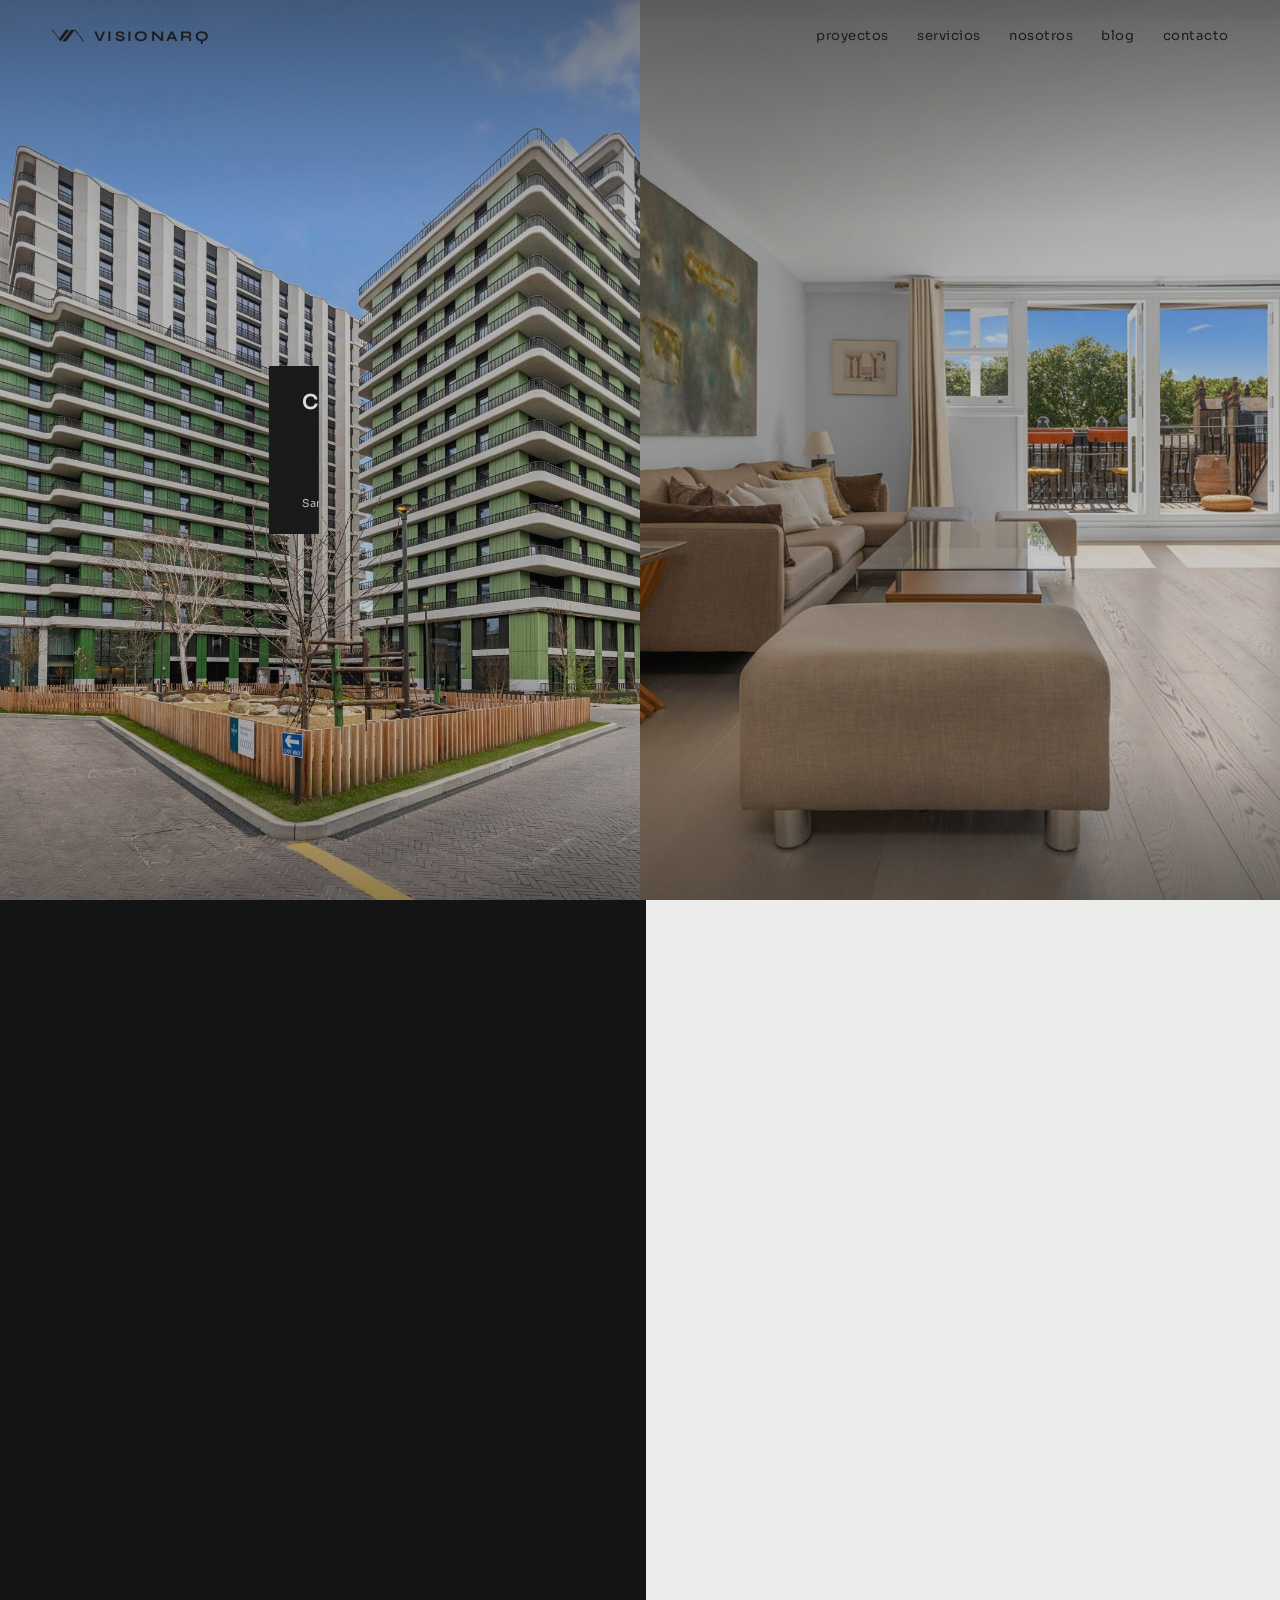
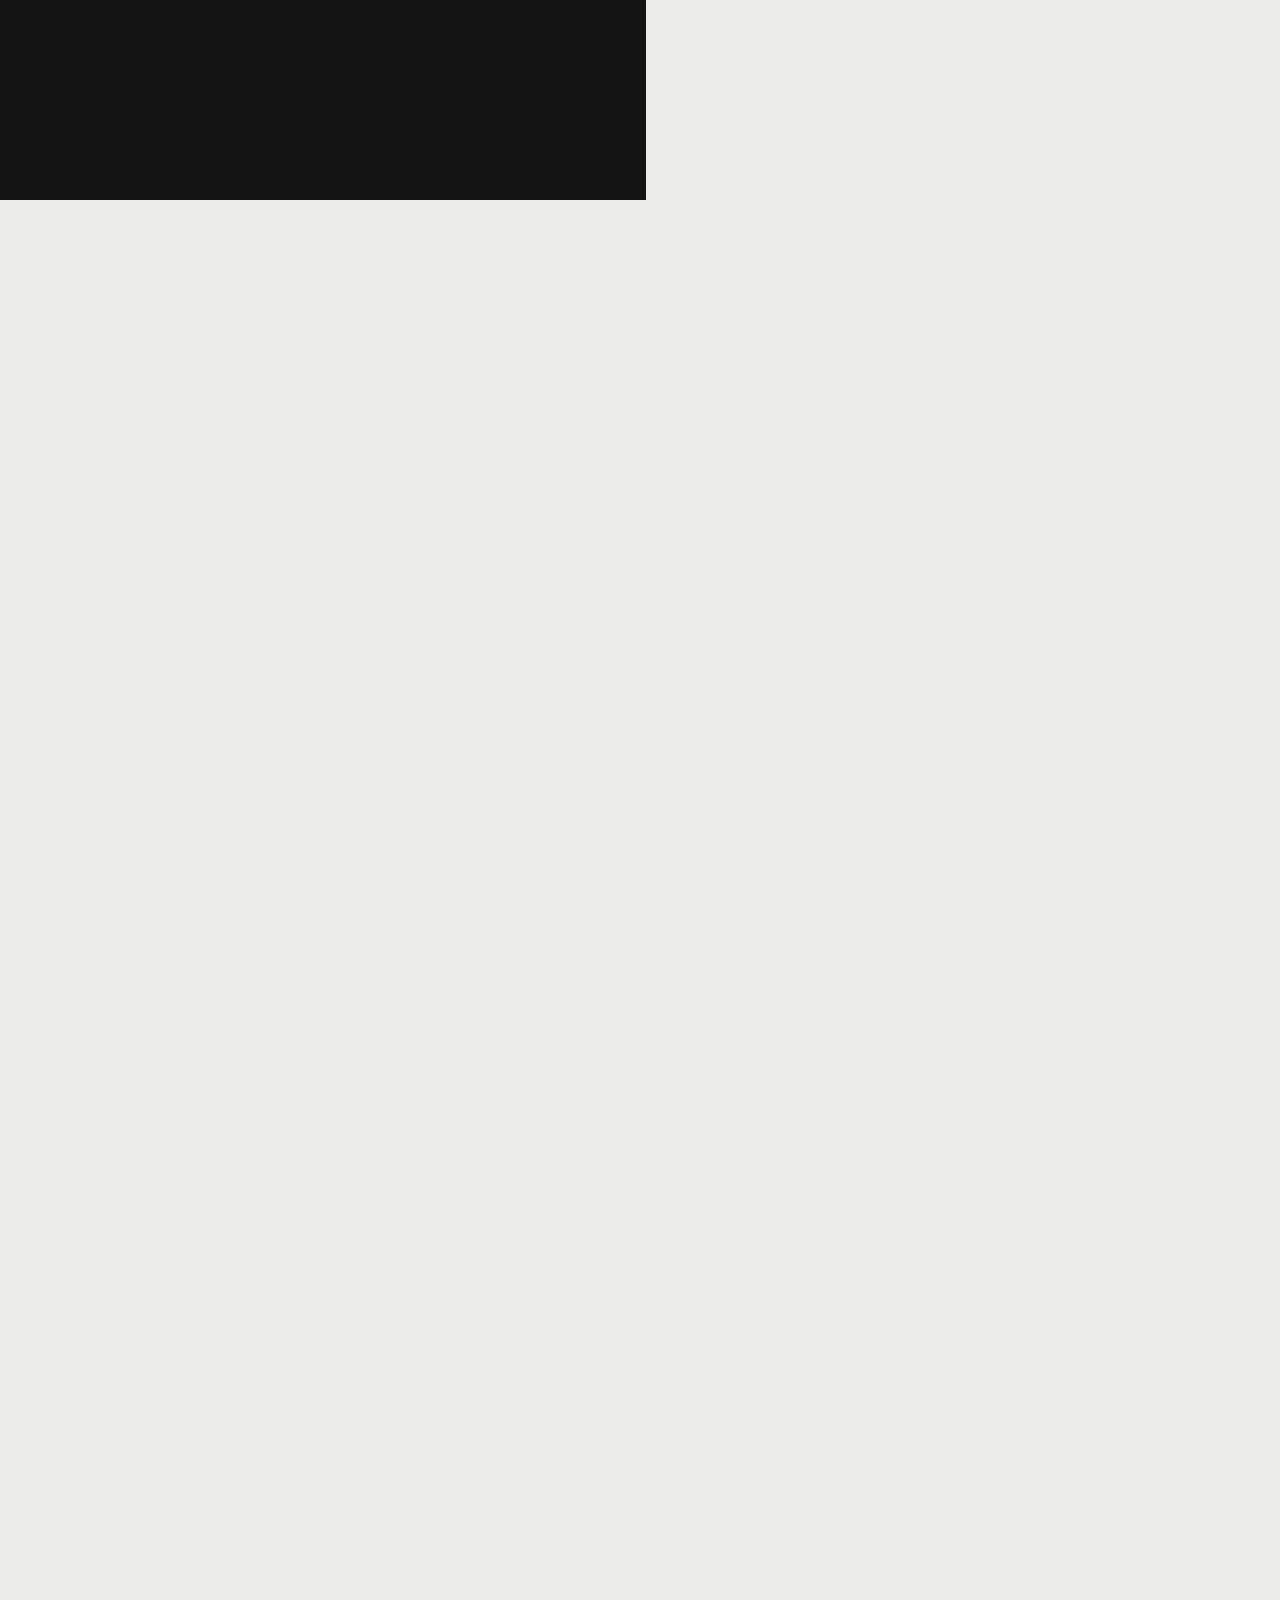
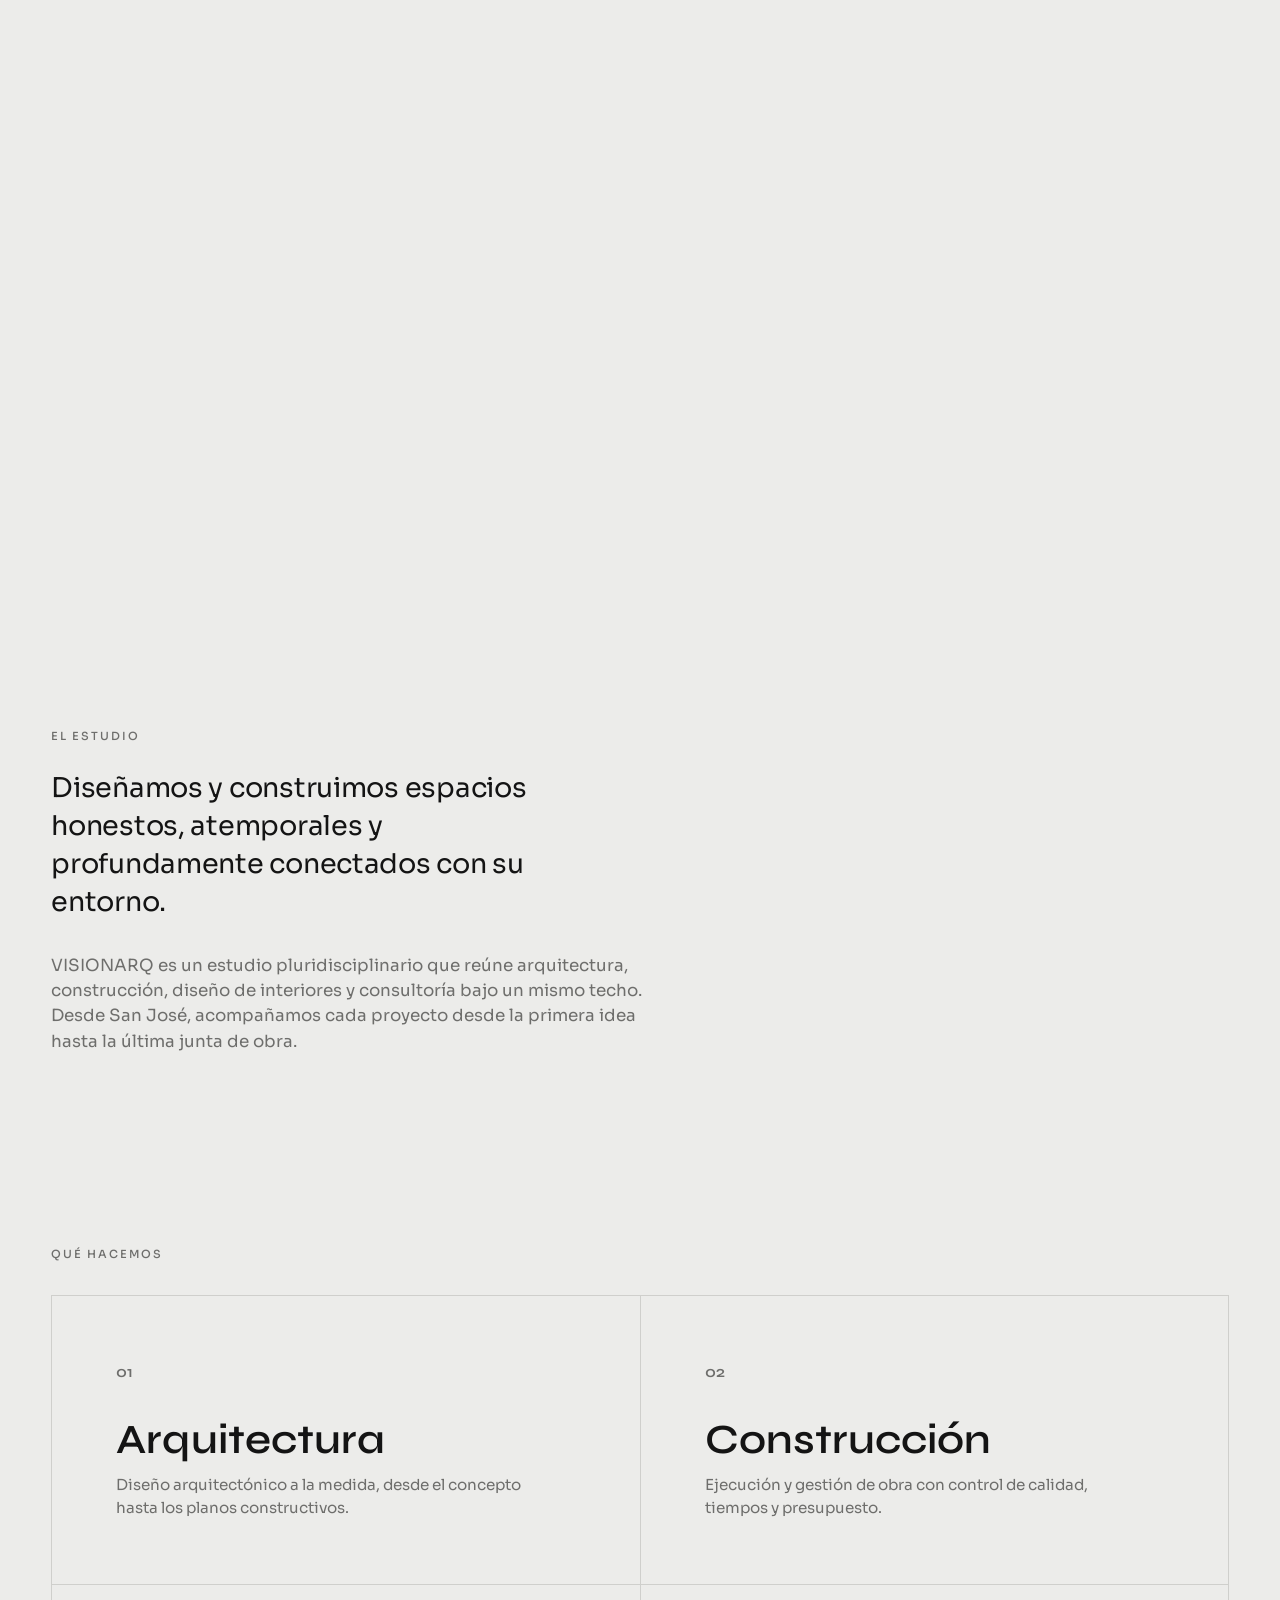
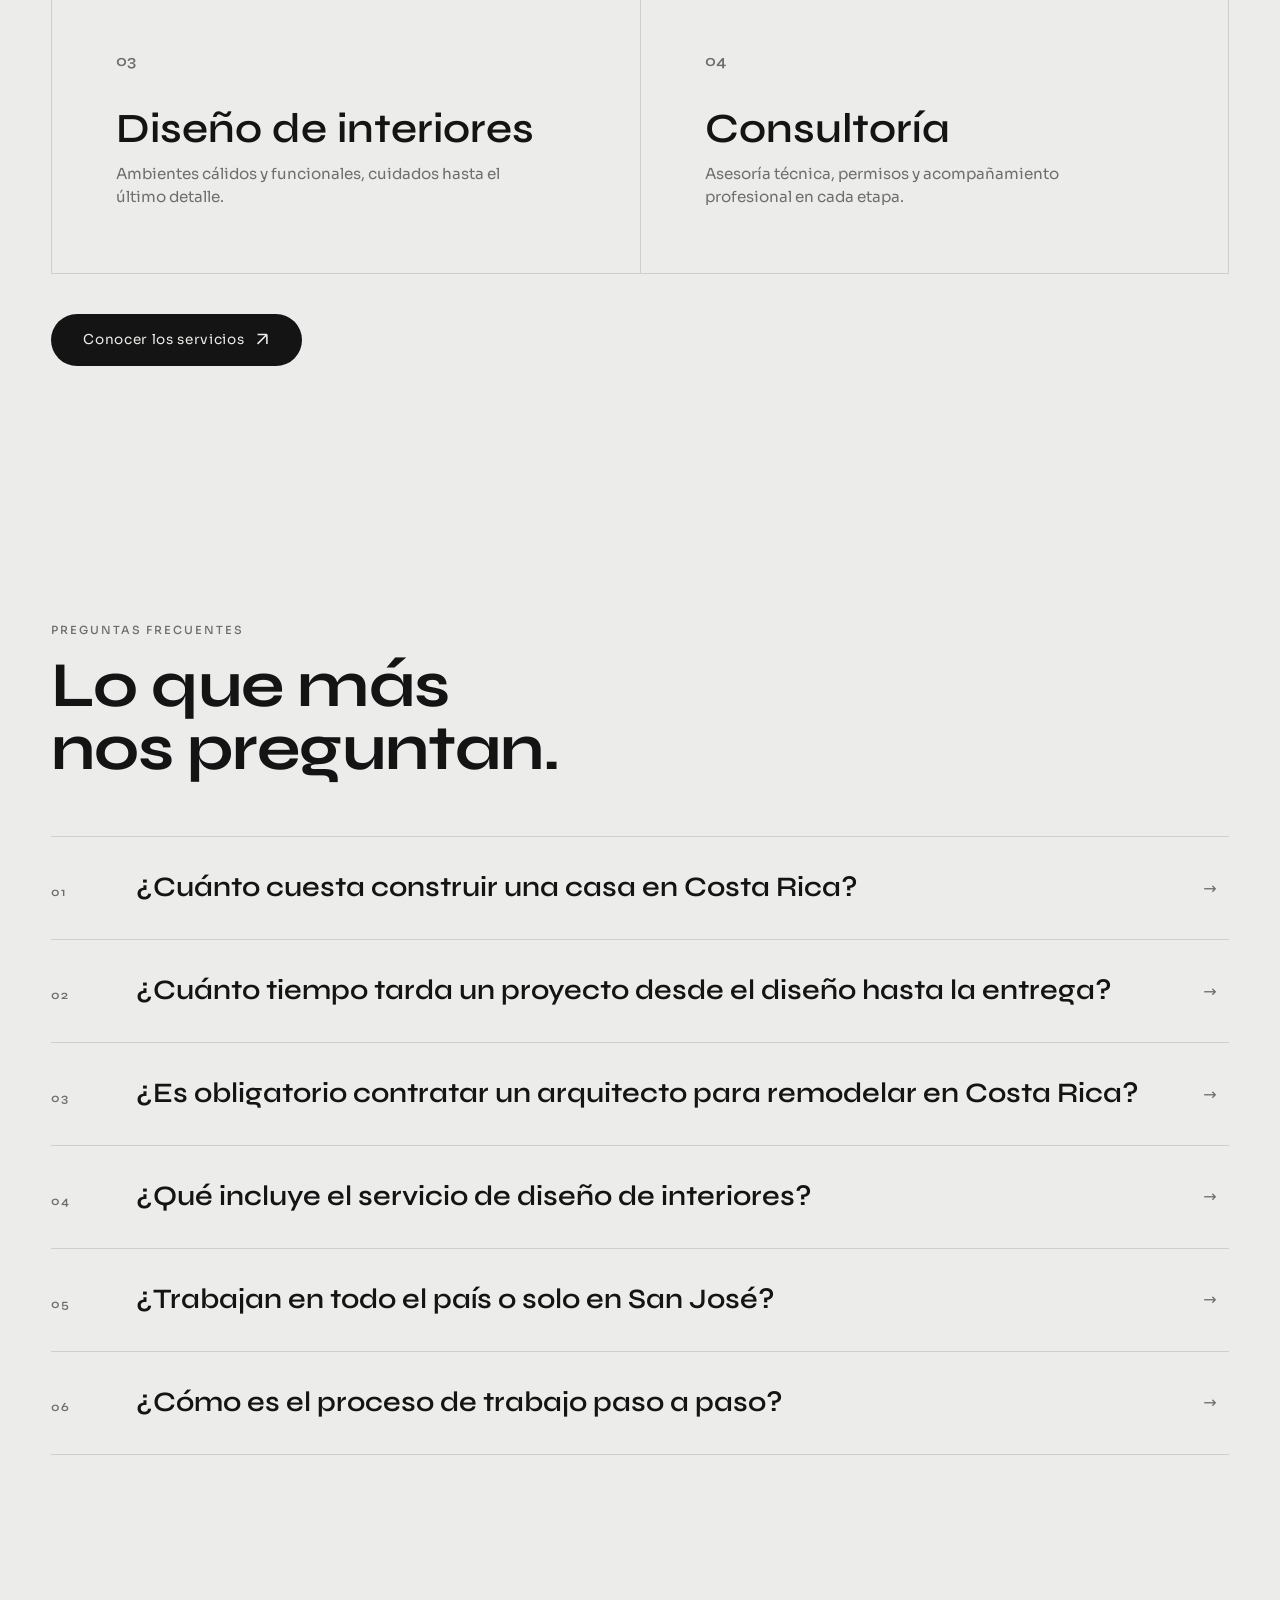
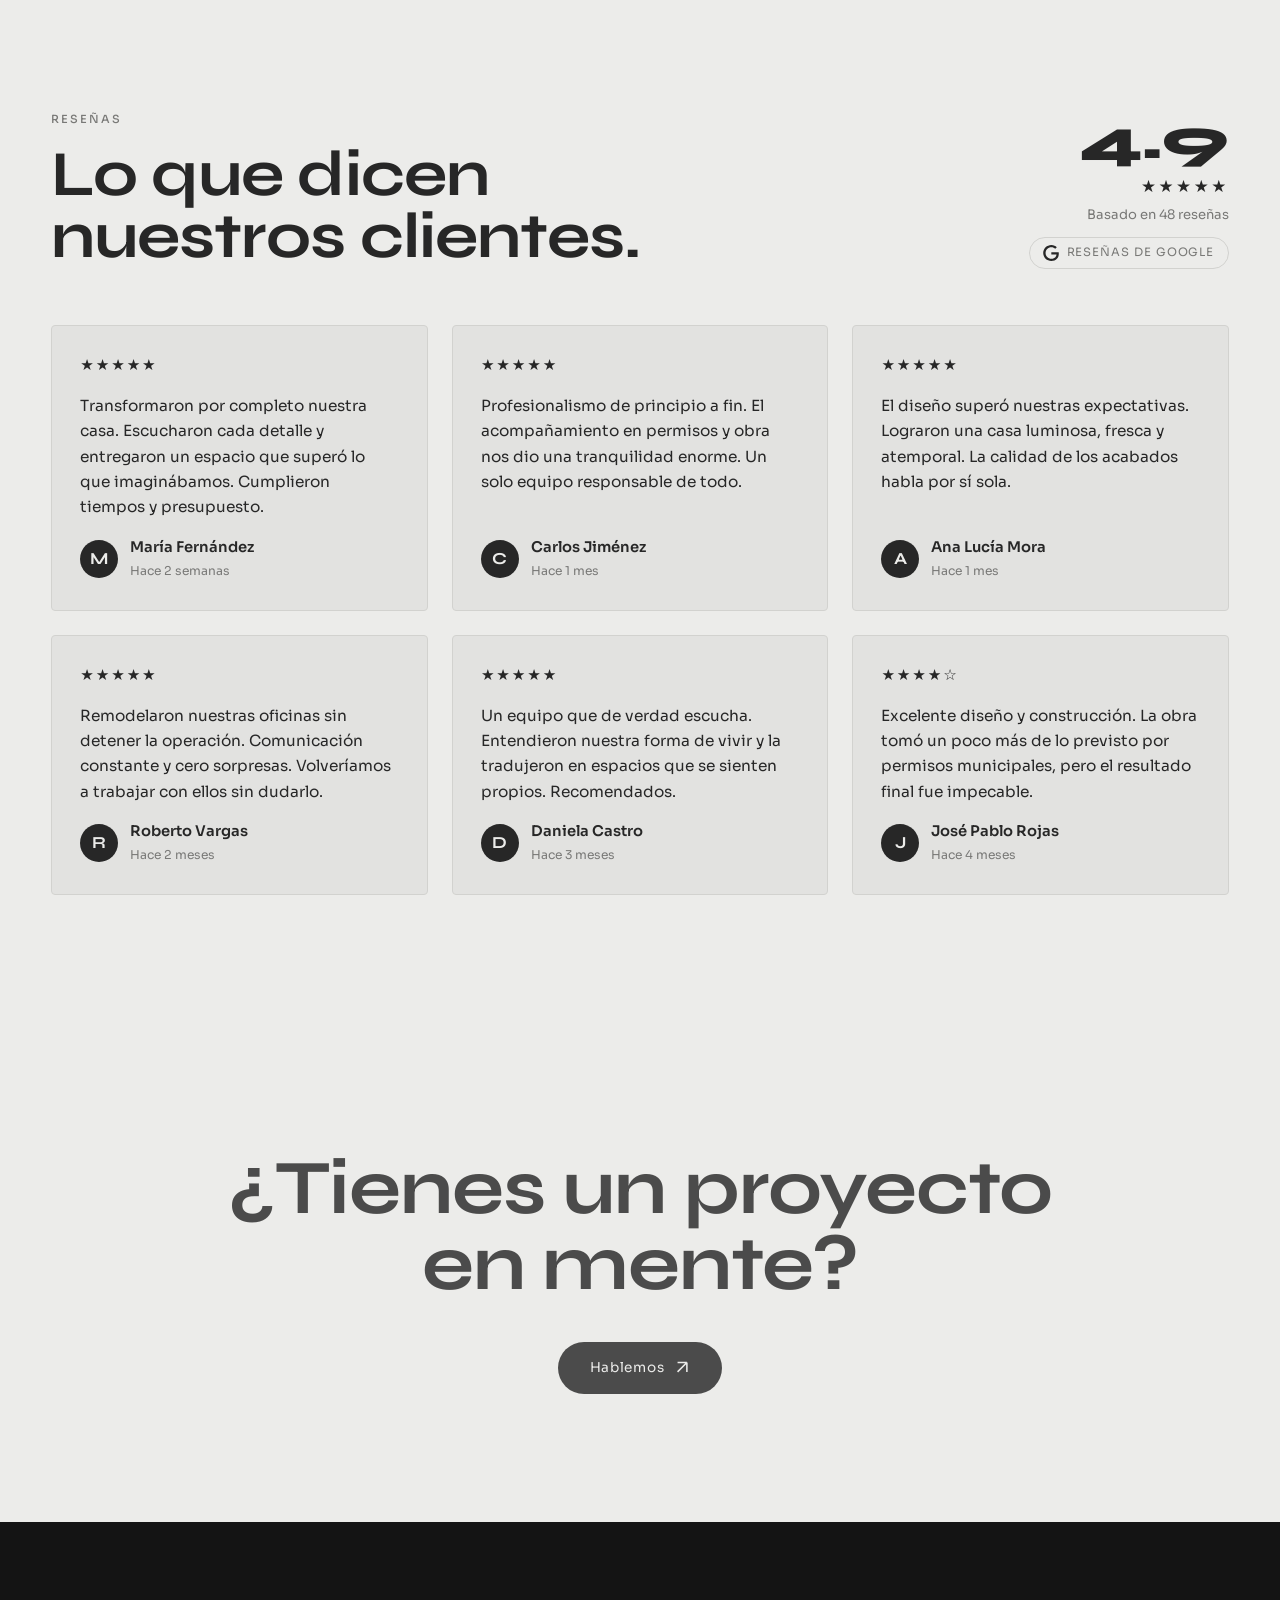
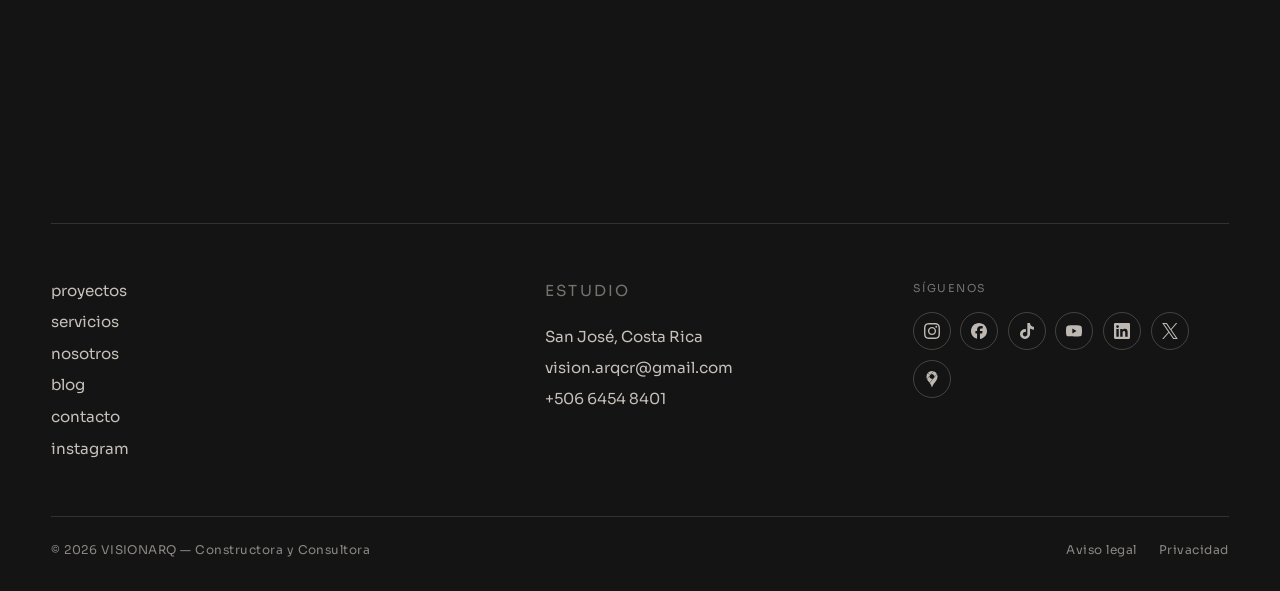
<file: index.html>
<!DOCTYPE html>
<html lang="es">
<head>
  <meta charset="UTF-8" />
  <meta name="viewport" content="width=device-width, initial-scale=1" />
  <title>VISIONARQ · Arquitectura y construcción en San José, Costa Rica</title>
  <meta name="description" content="VISIONARQ — constructora y estudio de arquitectura y diseño en Costa Rica. Construcción llave en mano, diseño arquitectónico e interiores en San José." />
  <meta property="og:title" content="VISIONARQ · Constructora y Consultora" />
  <meta property="og:description" content="Arquitectura, construcción, diseño interior y consultoría en San José, Costa Rica." />
  <meta property="og:type" content="website" />
  <link rel="icon" href="assets/img/favicon.svg" type="image/svg+xml" />
  <link rel="stylesheet" href="assets/css/style.css" />
</head>
<body class="home-page">

  <!-- =====================================================
       SLIDER DE PROYECTOS — cortina scroll (estilo Mersi)
       ===================================================== -->
  <div class="home-slider">
    <div class="home-slider__track" id="slider-track">
      <div class="home-slider__stage" id="slider-stage">

        <!-- Tarjeta central (barra horizontal, estilo Mersi) -->
        <a class="slide-card" id="slide-card" href="portafolio.html" aria-label="Ver portafolio">
          <span class="slide-card__wipe" id="card-wipe" aria-hidden="true"></span>
          <span class="slide-card__corner" aria-hidden="true">
            <svg viewBox="0 0 9 9" fill="none"><path d="M7 1H1M7 1V7M7 1L1 7" stroke="currentColor" stroke-width="1.1"/></svg>
          </span>
          <span class="slide-card__logo" aria-hidden="true">
            <svg class="mark" viewBox="0 0 803 311" fill="none">
              <path fill="currentColor" fill-rule="evenodd" d="M216.937,283.265C210.099,274.044 161.416,209.01 108.752,138.745C56.088,68.48 13,10.753 13,10.462C13,10.172 18.063,10.062 24.25,10.217L35.5,10.5L115,116.435C158.725,174.699 194.95,222.498 195.5,222.654C196.05,222.81 232.384,175.027 276.242,116.469L355.984,10L401.099,10C436.794,10 446.109,10.261 445.709,11.25C445.29,12.287 232.191,296.893 230.058,299.265C229.679,299.686 223.775,292.486 216.937,283.265ZM267.645,297.169C268.665,295.601 317.42,230.342 375.989,152.149L482.479,9.98L527.963,10.24L573.448,10.5L579.111,18C596.349,40.829 788.709,297.702 789.352,298.75C789.947,299.722 787.592,300 778.78,300L767.442,300L664.571,162.783C569.534,36.017 561.596,25.717 560.333,27.533C559.581,28.615 513.407,90.25 457.724,164.5L356.482,299.5L311.136,299.76L265.791,300.021L267.645,297.169Z"/>
            </svg>
          </span>
          <div class="slide-card__col slide-card__col--l">
            <span class="slide-card__name" id="card-name">Casa Escalante</span>
            <span class="slide-card__place" id="card-place">San José</span>
          </div>
          <div class="slide-card__col slide-card__col--r">
            <span class="slide-card__cat" id="card-cat">Residencial</span>
            <span class="slide-card__year" id="card-year">2025</span>
          </div>
        </a>

      </div><!-- /slider-stage -->
    </div><!-- /slider-track -->
  </div><!-- /home-slider -->

  <!-- =====================================================
       CONTENIDO PRINCIPAL (debajo del slider)
       ===================================================== -->
  <main>

    <!-- MANIFIESTO -->
    <section class="section reveal">
      <p class="eyebrow">El estudio</p>
      <p class="lead" style="max-width: 24ch; margin-top: 1.5rem;">
        Diseñamos y construimos espacios honestos, atemporales y profundamente
        conectados con su entorno.
      </p>
      <p style="max-width: 52ch; margin-top: 2rem; color: var(--muted); font-size: 1.05rem;">
        VISIONARQ es un estudio pluridisciplinario que reúne arquitectura,
        construcción, diseño de interiores y consultoría bajo un mismo techo. Desde
        San José, acompañamos cada proyecto desde la primera idea hasta la última
        junta de obra.
      </p>
    </section>

    <!-- SERVICIOS (resumen) -->
    <section class="section section--tight reveal">
      <p class="eyebrow">Qué hacemos</p>
      <div class="services-grid" style="margin-top: 2rem;">
        <div class="service">
          <span class="service__num">01</span>
          <h3 class="service__title">Arquitectura</h3>
          <p class="service__desc">Diseño arquitectónico a la medida, desde el concepto hasta los planos constructivos.</p>
        </div>
        <div class="service">
          <span class="service__num">02</span>
          <h3 class="service__title">Construcción</h3>
          <p class="service__desc">Ejecución y gestión de obra con control de calidad, tiempos y presupuesto.</p>
        </div>
        <div class="service">
          <span class="service__num">03</span>
          <h3 class="service__title">Diseño de interiores</h3>
          <p class="service__desc">Ambientes cálidos y funcionales, cuidados hasta el último detalle.</p>
        </div>
        <div class="service">
          <span class="service__num">04</span>
          <h3 class="service__title">Consultoría</h3>
          <p class="service__desc">Asesoría técnica, permisos y acompañamiento profesional en cada etapa.</p>
        </div>
      </div>
      <div style="margin-top: 2.5rem;">
        <a class="btn" href="servicios.html">Conocer los servicios
          <svg width="14" height="14" viewBox="0 0 9 9" fill="none"><path d="M7 1H1M7 1V7M7 1L1 7" stroke="currentColor" stroke-width="1"/></svg>
        </a>
      </div>
    </section>

    <!-- FAQ -->
    <section class="section reveal">
      <p class="eyebrow">Preguntas frecuentes</p>
      <h2 class="display" style="font-size:clamp(2rem,5vw,4rem);margin-top:1rem;">Lo que más<br>nos preguntan.</h2>
      <div class="qa">
        <div class="qa-list">
          <button class="qa-q" data-q="0"><span class="qa-num">01</span><span class="qa-text">¿Cuánto cuesta construir una casa en Costa Rica?</span><span class="qa-arrow">→</span></button>
          <button class="qa-q" data-q="1"><span class="qa-num">02</span><span class="qa-text">¿Cuánto tiempo tarda un proyecto desde el diseño hasta la entrega?</span><span class="qa-arrow">→</span></button>
          <button class="qa-q" data-q="2"><span class="qa-num">03</span><span class="qa-text">¿Es obligatorio contratar un arquitecto para remodelar en Costa Rica?</span><span class="qa-arrow">→</span></button>
          <button class="qa-q" data-q="3"><span class="qa-num">04</span><span class="qa-text">¿Qué incluye el servicio de diseño de interiores?</span><span class="qa-arrow">→</span></button>
          <button class="qa-q" data-q="4"><span class="qa-num">05</span><span class="qa-text">¿Trabajan en todo el país o solo en San José?</span><span class="qa-arrow">→</span></button>
          <button class="qa-q" data-q="5"><span class="qa-num">06</span><span class="qa-text">¿Cómo es el proceso de trabajo paso a paso?</span><span class="qa-arrow">→</span></button>
        </div>

        <!-- Respuestas (se muestran en el panel lateral) -->
        <div class="qa-answers" hidden>
          <div class="qa-a" data-a="0"><h3>¿Cuánto cuesta construir una casa en Costa Rica?</h3><p>El costo de construcción varía según acabados, ubicación y complejidad del diseño. En términos generales, una vivienda con acabados medios oscila entre $700 y $1,100 por metro cuadrado. Ofrecemos una primera consulta sin costo donde evaluamos tu proyecto y preparamos un presupuesto detallado.</p></div>
          <div class="qa-a" data-a="1"><h3>¿Cuánto tiempo tarda un proyecto desde el diseño hasta la entrega?</h3><p>Un diseño arquitectónico residencial toma entre 6 y 10 semanas. La construcción, según escala y complejidad, puede ir de 6 meses a más de un año. Desde el primer día te entregamos un cronograma realista y lo cumplimos.</p></div>
          <div class="qa-a" data-a="2"><h3>¿Es obligatorio contratar un arquitecto para remodelar en Costa Rica?</h3><p>Para obras que requieren permiso municipal —incluyendo la mayoría de remodelaciones estructurales— la ley costarricense exige la firma de un profesional colegiado. Además de cumplir la normativa, trabajar con un arquitecto te protege de errores costosos y garantiza que tu propiedad suba de valor.</p></div>
          <div class="qa-a" data-a="3"><h3>¿Qué incluye el servicio de diseño de interiores?</h3><p>Nuestro servicio abarca el concepto espacial, paleta de materiales y acabados, selección de mobiliario y luminarias, diseño de cocinas y baños, y supervisión de instalación. Trabajamos con proveedores locales e internacionales para que cada ambiente sea exactamente lo que imaginaste.</p></div>
          <div class="qa-a" data-a="4"><h3>¿Trabajan en todo el país o solo en San José?</h3><p>Nuestro estudio está en San José, pero desarrollamos proyectos en todo Costa Rica: Guanacaste, Pacífico Sur, Heredia, Alajuela y la Zona Norte. La distancia no es un obstáculo; coordinamos visitas regulares a obra y mantenemos comunicación constante en cada etapa.</p></div>
          <div class="qa-a" data-a="5"><h3>¿Cómo es el proceso de trabajo paso a paso?</h3><p>Empezamos con una consulta inicial para entender tu visión, necesidades y presupuesto. Luego elaboramos el anteproyecto (planos conceptuales y renders 3D), ajustamos según tu retroalimentación y procedemos al diseño ejecutivo. En paralelo gestionamos permisos y, si lo deseas, coordinamos la construcción de inicio a fin.</p></div>
        </div>
      </div>
    </section>

    <!-- RESEÑAS (muestra; lista para conectar a Google Business Profile) -->
    <section class="section reviews reveal" aria-label="Reseñas de clientes">
      <div class="reviews__head">
        <div>
          <p class="eyebrow">Reseñas</p>
          <h2 class="display" style="font-size:clamp(2rem,5vw,4rem);margin-top:1rem;">Lo que dicen<br>nuestros clientes.</h2>
        </div>
        <div class="reviews__agg">
          <div class="reviews__score">4.9</div>
          <div class="reviews__stars" aria-hidden="true">★★★★★</div>
          <p class="reviews__count">Basado en 48 reseñas</p>
          <span class="reviews__badge">
            <svg viewBox="0 0 24 24" width="16" height="16" aria-hidden="true"><path fill="currentColor" d="M12.48 10.92v3.28h7.84c-.24 1.84-.853 3.187-1.787 4.133-1.147 1.147-2.933 2.4-6.053 2.4-4.827 0-8.6-3.893-8.6-8.72s3.773-8.72 8.6-8.72c2.6 0 4.507 1.027 5.907 2.347l2.307-2.307C18.747 1.44 16.133 0 12.48 0 5.867 0 .307 5.387.307 12s5.56 12 12.173 12c3.573 0 6.267-1.173 8.373-3.36 2.16-2.16 2.84-5.213 2.84-7.667 0-.76-.053-1.467-.173-2.053H12.48z"/></svg>
            Reseñas de Google
          </span>
        </div>
      </div>

      <div class="reviews__grid">
        <article class="review-card">
          <div class="review-card__stars" aria-hidden="true">★★★★★</div>
          <p class="review-card__text">Transformaron por completo nuestra casa. Escucharon cada detalle y entregaron un espacio que superó lo que imaginábamos. Cumplieron tiempos y presupuesto.</p>
          <div class="review-card__by"><span class="review-card__ava">M</span><span><b>María Fernández</b><i>Hace 2 semanas</i></span></div>
        </article>
        <article class="review-card">
          <div class="review-card__stars" aria-hidden="true">★★★★★</div>
          <p class="review-card__text">Profesionalismo de principio a fin. El acompañamiento en permisos y obra nos dio una tranquilidad enorme. Un solo equipo responsable de todo.</p>
          <div class="review-card__by"><span class="review-card__ava">C</span><span><b>Carlos Jiménez</b><i>Hace 1 mes</i></span></div>
        </article>
        <article class="review-card">
          <div class="review-card__stars" aria-hidden="true">★★★★★</div>
          <p class="review-card__text">El diseño superó nuestras expectativas. Lograron una casa luminosa, fresca y atemporal. La calidad de los acabados habla por sí sola.</p>
          <div class="review-card__by"><span class="review-card__ava">A</span><span><b>Ana Lucía Mora</b><i>Hace 1 mes</i></span></div>
        </article>
        <article class="review-card">
          <div class="review-card__stars" aria-hidden="true">★★★★★</div>
          <p class="review-card__text">Remodelaron nuestras oficinas sin detener la operación. Comunicación constante y cero sorpresas. Volveríamos a trabajar con ellos sin dudarlo.</p>
          <div class="review-card__by"><span class="review-card__ava">R</span><span><b>Roberto Vargas</b><i>Hace 2 meses</i></span></div>
        </article>
        <article class="review-card">
          <div class="review-card__stars" aria-hidden="true">★★★★★</div>
          <p class="review-card__text">Un equipo que de verdad escucha. Entendieron nuestra forma de vivir y la tradujeron en espacios que se sienten propios. Recomendados.</p>
          <div class="review-card__by"><span class="review-card__ava">D</span><span><b>Daniela Castro</b><i>Hace 3 meses</i></span></div>
        </article>
        <article class="review-card">
          <div class="review-card__stars" aria-hidden="true">★★★★☆</div>
          <p class="review-card__text">Excelente diseño y construcción. La obra tomó un poco más de lo previsto por permisos municipales, pero el resultado final fue impecable.</p>
          <div class="review-card__by"><span class="review-card__ava">J</span><span><b>José Pablo Rojas</b><i>Hace 4 meses</i></span></div>
        </article>
      </div>
    </section>

    <!-- CTA -->
    <section class="section reveal" style="text-align:center;">
      <p class="display" style="font-size: clamp(2rem,6vw,5rem);">¿Tienes un proyecto<br>en mente?</p>
      <div style="margin-top: 2.5rem;">
        <a class="btn" href="contacto.html">Hablemos
          <svg width="14" height="14" viewBox="0 0 9 9" fill="none"><path d="M7 1H1M7 1V7M7 1L1 7" stroke="currentColor" stroke-width="1"/></svg>
        </a>
      </div>
    </section>

  </main>

  <!-- SEO/AEO: datos estructurados (negocio local + reseñas) -->
  <script type="application/ld+json">
  {
    "@context": "https://schema.org",
    "@type": "GeneralContractor",
    "name": "VISIONARQ",
    "description": "Estudio de arquitectura y construcción en San José, Costa Rica: diseño arquitectónico, construcción llave en mano, diseño de interiores y consultoría.",
    "image": "assets/img/logo-va.png",
    "email": "vision.arqcr@gmail.com",
    "telephone": "+506 6454 8401",
    "areaServed": "Costa Rica",
    "address": { "@type": "PostalAddress", "addressLocality": "San José", "addressCountry": "CR" },
    "aggregateRating": { "@type": "AggregateRating", "ratingValue": "4.9", "reviewCount": "48", "bestRating": "5" },
    "review": [
      { "@type": "Review", "author": {"@type":"Person","name":"María Fernández"}, "reviewRating": {"@type":"Rating","ratingValue":"5"}, "reviewBody": "Transformaron por completo nuestra casa. Cumplieron tiempos y presupuesto." },
      { "@type": "Review", "author": {"@type":"Person","name":"Carlos Jiménez"}, "reviewRating": {"@type":"Rating","ratingValue":"5"}, "reviewBody": "Profesionalismo de principio a fin. Un solo equipo responsable de todo." }
    ]
  }
  </script>

  <script src="assets/js/vendor/gsap.min.js"></script>
  <script src="assets/js/vendor/ScrollTrigger.min.js"></script>
  <script src="assets/js/vendor/Flip.min.js"></script>
  <script src="assets/js/vendor/SplitText.min.js"></script>
  <script src="assets/js/vendor/lenis.min.js"></script>
  <script src="assets/js/main.js"></script>

  <!-- =====================================================
       SLIDER — lógica de scroll y cortina
       ===================================================== -->
  <script>
  (function () {

    /* ── Proyectos ── */
    var PROJECTS = [
      {
        name:     "Casa Escalante",
        location: "San José",
        category: "Residencial",
        year:     "2025",
        color:    "#161616",
        l: "assets/img/photos/proyecto-01.jpg",
        r: "assets/img/photos/proyecto-02.jpg",
      },
      {
        name:     "Café Barva",
        location: "Heredia",
        category: "Hospitality",
        year:     "2025",
        color:    "#3A3A3A",
        l: "assets/img/photos/proyecto-03.jpg",
        r: "assets/img/photos/proyecto-04.jpg",
      },
      {
        name:     "Torre Sabana",
        location: "San José",
        category: "Comercial",
        year:     "2024",
        color:    "#222222",
        l: "assets/img/photos/proyecto-05.jpg",
        r: "assets/img/photos/proyecto-06.jpg",
      },
      {
        name:     "Villa Pacífico",
        location: "Guanacaste",
        category: "Residencial",
        year:     "2024",
        color:    "#474747",
        l: "assets/img/photos/proyecto-07.jpg",
        r: "assets/img/photos/proyecto-08.jpg",
      },
      {
        name:     "Hotel Monteverde",
        location: "Puntarenas",
        category: "Hospitality",
        year:     "2023",
        color:    "#2A2A2A",
        l: "assets/img/photos/servicio-construccion.jpg",
        r: "assets/img/photos/servicio-interiores.jpg",
      },
      {
        name:     "Oficinas Escazú",
        location: "San José",
        category: "Comercial",
        year:     "2023",
        color:    "#525252",
        l: "assets/img/photos/servicio-arquitectura.jpg",
        r: "assets/img/photos/servicio-consultoria.jpg",
      },
    ];

    var N           = PROJECTS.length;
    var track       = document.getElementById("slider-track");
    var stage       = document.getElementById("slider-stage");
    var card        = document.getElementById("slide-card");
    var cardWipe    = document.getElementById("card-wipe");
    var cardName    = document.getElementById("card-name");
    var cardPlace   = document.getElementById("card-place");
    var cardCat     = document.getElementById("card-cat");
    var cardYear    = document.getElementById("card-year");

    /* ── Track height: N × 100vh ── */
    track.style.height = (N * 100) + "vh";

    /* ── Build slides (insert before the card) ── */
    var slides = PROJECTS.map(function (p, i) {
      var slide = document.createElement("div");
      slide.className = "slide";
      slide.style.zIndex = i + 1;
      slide.innerHTML =
        '<div class="slide__panel slide__panel--left">' +
          '<img src="' + p.l + '" alt="' + p.name + '" loading="' + (i === 0 ? "eager" : "lazy") + '" />' +
        '</div>' +
        '<div class="slide__panel slide__panel--right">' +
          '<img src="' + p.r + '" alt="' + p.name + ' — detalle" loading="' + (i === 0 ? "eager" : "lazy") + '" />' +
        '</div>';
      stage.insertBefore(slide, card);
      return slide;
    });

    /* Card and counter sit above all slides */
    card.style.zIndex          = N + 5;

    /* ── Initial state: slides > 0 hidden with curtain ── */
    slides.forEach(function (slide, i) {
      if (i === 0) return;
      slide.querySelector(".slide__panel--left").style.clipPath  = "inset(100% 0 0 0)";
      slide.querySelector(".slide__panel--right").style.clipPath = "inset(0 0 100% 0)";
    });

    /* Initial card */
    card.style.backgroundColor = PROJECTS[0].color;
    card.dataset.accent = PROJECTS[0].color;
    cardWipe.style.clipPath = "inset(100% 0 0 0)";   /* oculto: la cortina sube desde abajo */
    applyCardText(PROJECTS[0]);
    var activeCardIndex = 0;

    /* Solo el texto (el color lo maneja la cortina/wipe sincronizada al scroll) */
    function applyCardText(p) {
      cardName.textContent  = p.name;
      cardPlace.textContent = p.location;
      cardCat.textContent   = p.category;
      cardYear.textContent  = p.year;
    }

    /* ── Intro: la tarjeta entra de IZQUIERDA → DERECHA, con un pequeño retardo
       después de que la página carga (más tarde aún si hay loader). ── */
    card.style.clipPath = "inset(0 100% 0 0)";
    function revealCard() {
      if (window.gsap) {
        gsap.to(card, { clipPath: "inset(0% 0% 0% 0%)", duration: 1.0, ease: "power3.inOut" });
      } else {
        card.style.transition = "clip-path 1s cubic-bezier(.7,0,.2,1)";
        card.style.clipPath = "inset(0% 0% 0% 0%)";
      }
    }
    /* Espera a que el loader termine (si existe) antes de revelar la tarjeta,
       para que la entrada izq→der se vea DESPUÉS de cargar la página. */
    (function whenIntroReady() {
      var start = Date.now();
      (function check() {
        var l = document.querySelector(".loader");
        if (l) {
          if (l.classList.contains("is-done")) return setTimeout(revealCard, 250);
          return setTimeout(check, 120);
        }
        /* aún sin loader: espera un poco por si main.js no lo ha inyectado */
        if (Date.now() - start < 600) return setTimeout(check, 80);
        setTimeout(revealCard, 300);
      })();
    })();

    /* ── Ease in-out cubic ── */
    function ease(t) {
      return t < 0.5
        ? 4 * t * t * t
        : 1 - Math.pow(-2 * t + 2, 3) / 2;
    }

    /* ── Animation update ── */
    function updateAnimation() {
      var rect     = track.getBoundingClientRect();
      var scrolled = -rect.top;

      if (scrolled <= 0) {
        /* Haven't reached the slider yet — reset */
        slides.forEach(function (slide, i) {
          var lp = slide.querySelector(".slide__panel--left");
          var rp = slide.querySelector(".slide__panel--right");
          lp.style.clipPath = i === 0 ? "" : "inset(100% 0 0 0)";
          rp.style.clipPath = i === 0 ? "" : "inset(0 0 100% 0)";
        });
        cardWipe.style.clipPath = "inset(100% 0 0 0)";
        card.style.backgroundColor = PROJECTS[0].color;
        if (activeCardIndex !== 0) { activeCardIndex = 0; applyCardText(PROJECTS[0]); }
        return;
      }

      var maxScroll = (N - 1) * window.innerHeight;
      var clamped   = Math.min(scrolled, maxScroll);
      var raw       = clamped / window.innerHeight;
      var floorRaw  = Math.floor(raw);

      /* fromIdx: the slide currently "on screen" (fully visible) */
      /* progress: 0→1 how far we are into the next transition     */
      var fromIdx, progress;
      if (floorRaw >= N - 1) {
        fromIdx  = N - 2;
        progress = 1;
      } else {
        fromIdx  = floorRaw;
        progress = ease(raw - floorRaw);
      }

      /* ── Update clip-paths ── */
      slides.forEach(function (slide, i) {
        var lp = slide.querySelector(".slide__panel--left");
        var rp = slide.querySelector(".slide__panel--right");

        if (i <= fromIdx) {
          /* Past slide: fully revealed */
          lp.style.clipPath = "";
          rp.style.clipPath = "";
        } else if (i === fromIdx + 1) {
          /* Incoming slide:
             Left  → curtain lifts from BOTTOM TO TOP: top-inset decreases 100→0
             Right → curtain falls from TOP TO BOTTOM: bottom-inset decreases 100→0 */
          var pct = ((1 - progress) * 100).toFixed(2);
          lp.style.clipPath = "inset(" + pct + "% 0 0 0)";
          rp.style.clipPath = "inset(0 0 " + pct + "% 0)";
        } else {
          /* Future slide: still hidden */
          lp.style.clipPath = "inset(100% 0 0 0)";
          rp.style.clipPath = "inset(0 0 100% 0)";
        }
      });

      /* ── Card colour WIPE (sincronizado con el movimiento de las imágenes):
         la cortina sube de ABAJO → ARRIBA al pasar al siguiente proyecto,
         cambiando de un gris al siguiente. ── */
      var nextIdx = Math.min(fromIdx + 1, N - 1);
      var cur = PROJECTS[fromIdx];
      var nxt = PROJECTS[nextIdx];
      card.style.backgroundColor = cur.color;     /* base = color actual */
      if (nextIdx !== fromIdx && progress > 0) {
        cardWipe.style.backgroundColor = nxt.color;
        cardWipe.style.clipPath = "inset(" + ((1 - progress) * 100).toFixed(2) + "% 0 0 0)";
      } else {
        cardWipe.style.clipPath = "inset(100% 0 0 0)";
      }
      card.dataset.accent = (progress > 0.5 ? nxt.color : cur.color);

      /* Texto: cambia al pasar la mitad de la cortina */
      var targetCardIdx = (progress > 0.5 ? nextIdx : fromIdx);
      if (targetCardIdx !== activeCardIndex) {
        activeCardIndex = targetCardIdx;
        card.classList.add("is-changing");
        var idx = activeCardIndex;
        setTimeout(function () {
          applyCardText(PROJECTS[idx]);
          card.classList.remove("is-changing");
        }, 160);
      }
    }

    /* ── rAF-throttled scroll handler ── */
    var rafPending = false;
    function onScroll() {
      if (!track.isConnected) return; /* la página ya no está montada */
      if (rafPending) return;
      rafPending = true;
      requestAnimationFrame(function () {
        rafPending = false;
        updateAnimation();
      });
    }

    /* evita acumular escuchas si se vuelve al Inicio por AJAX */
    if (window.__sliderOnScroll) window.removeEventListener("scroll", window.__sliderOnScroll);
    window.__sliderOnScroll = onScroll;
    window.addEventListener("scroll", onScroll, { passive: true });
    updateAnimation(); /* run once on init */

  })();
  </script>

</body>
</html>
</file>
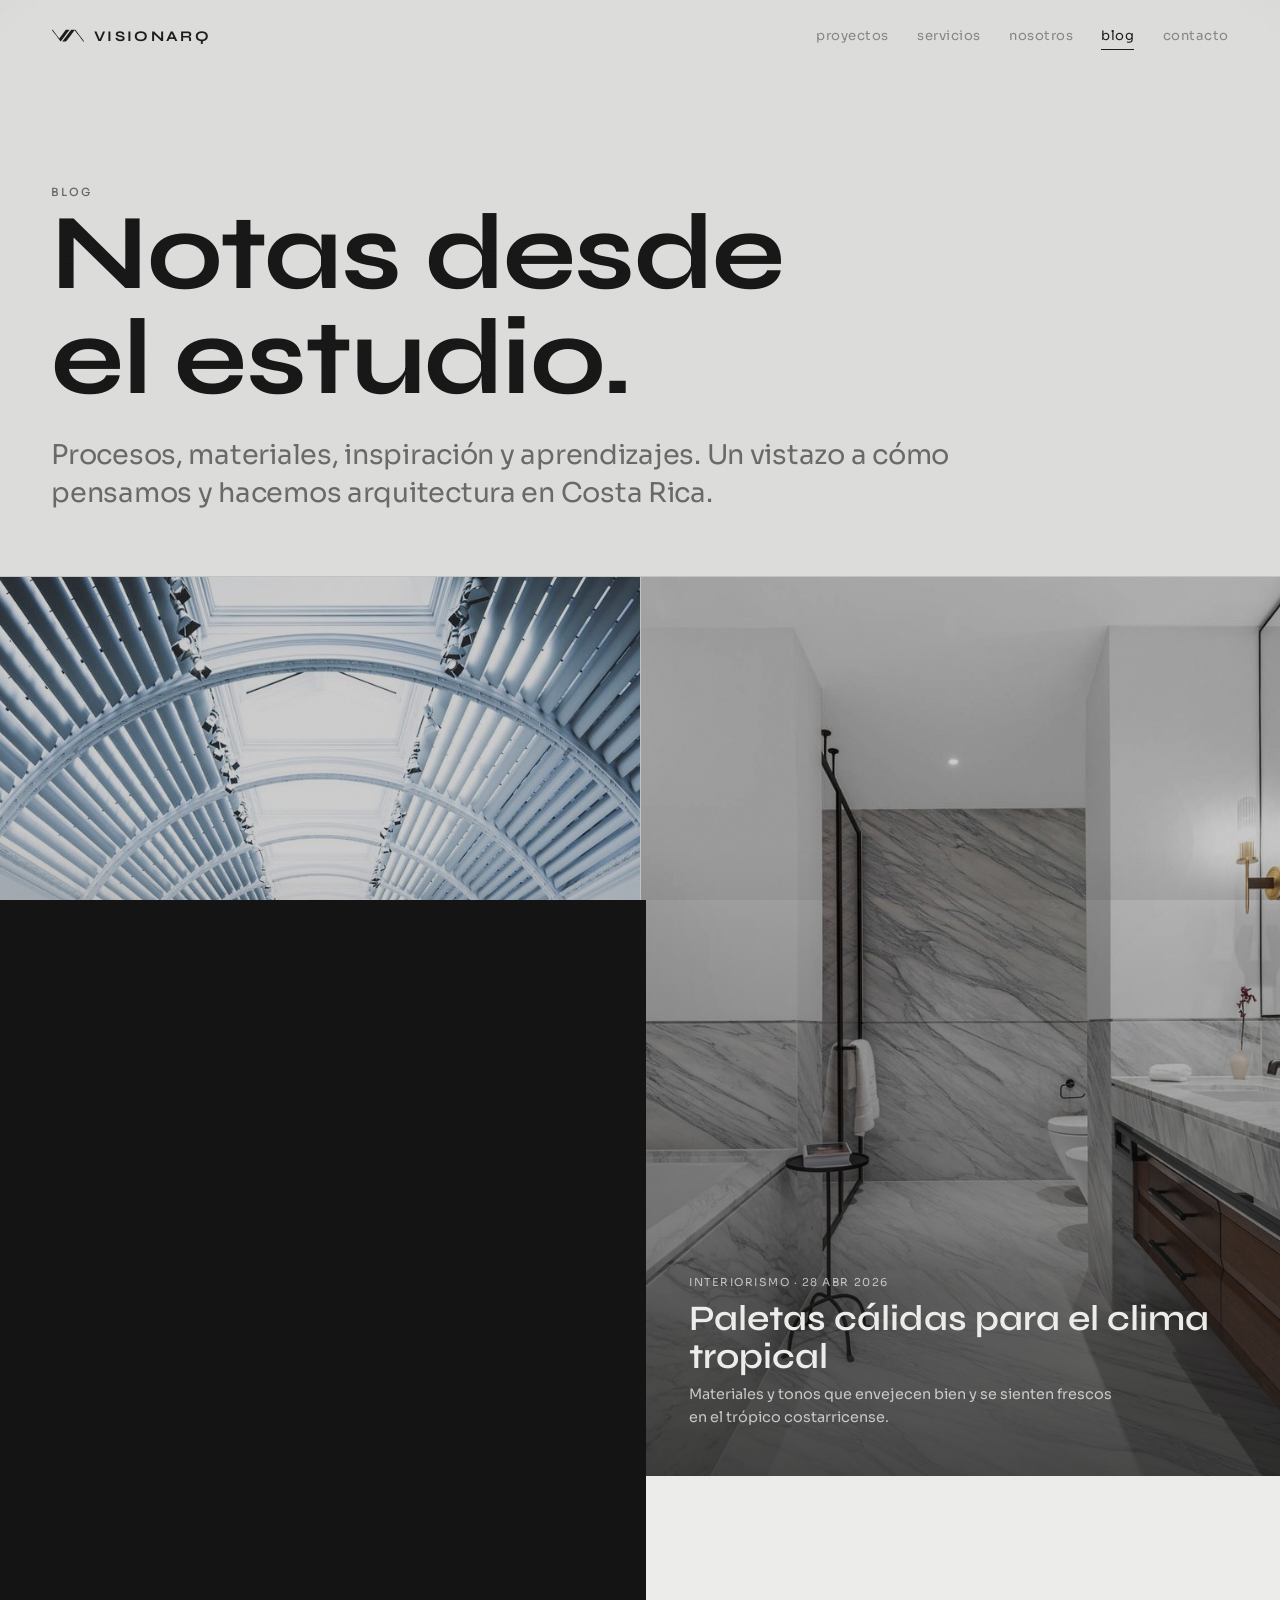
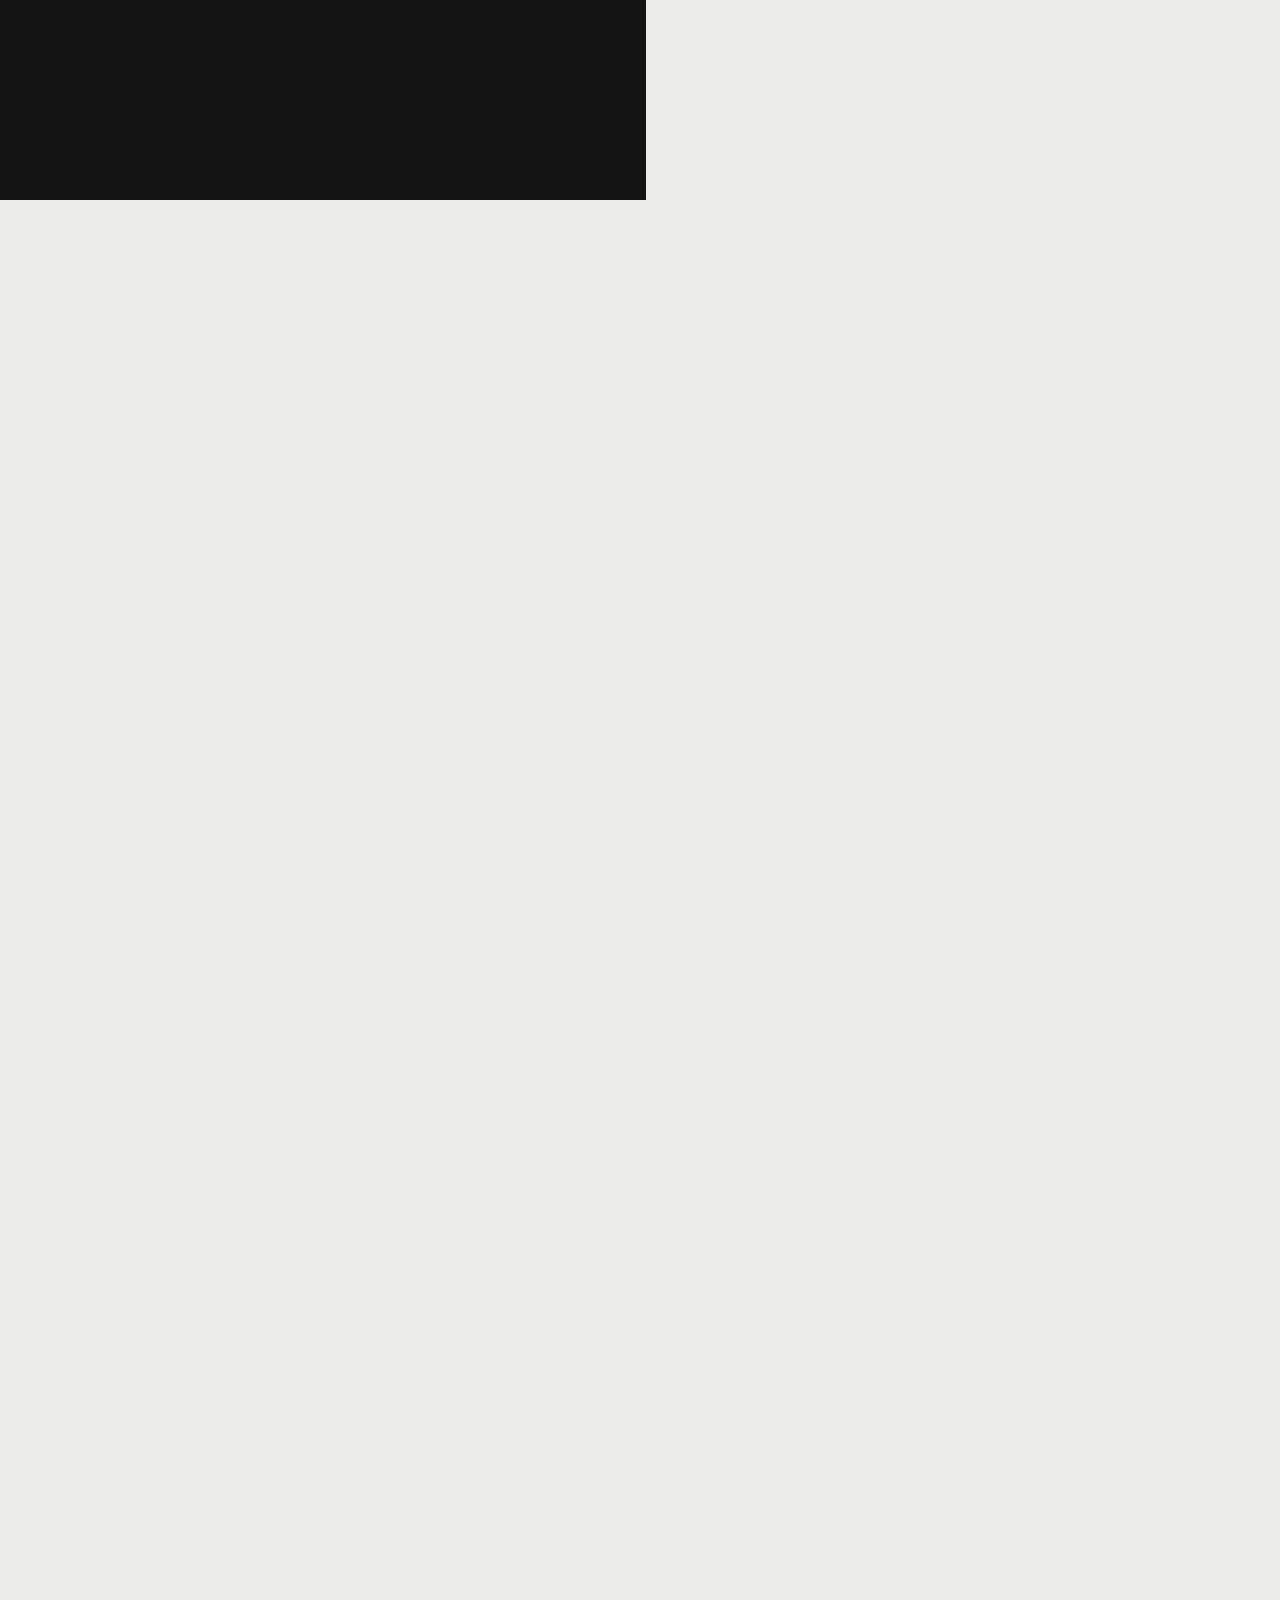
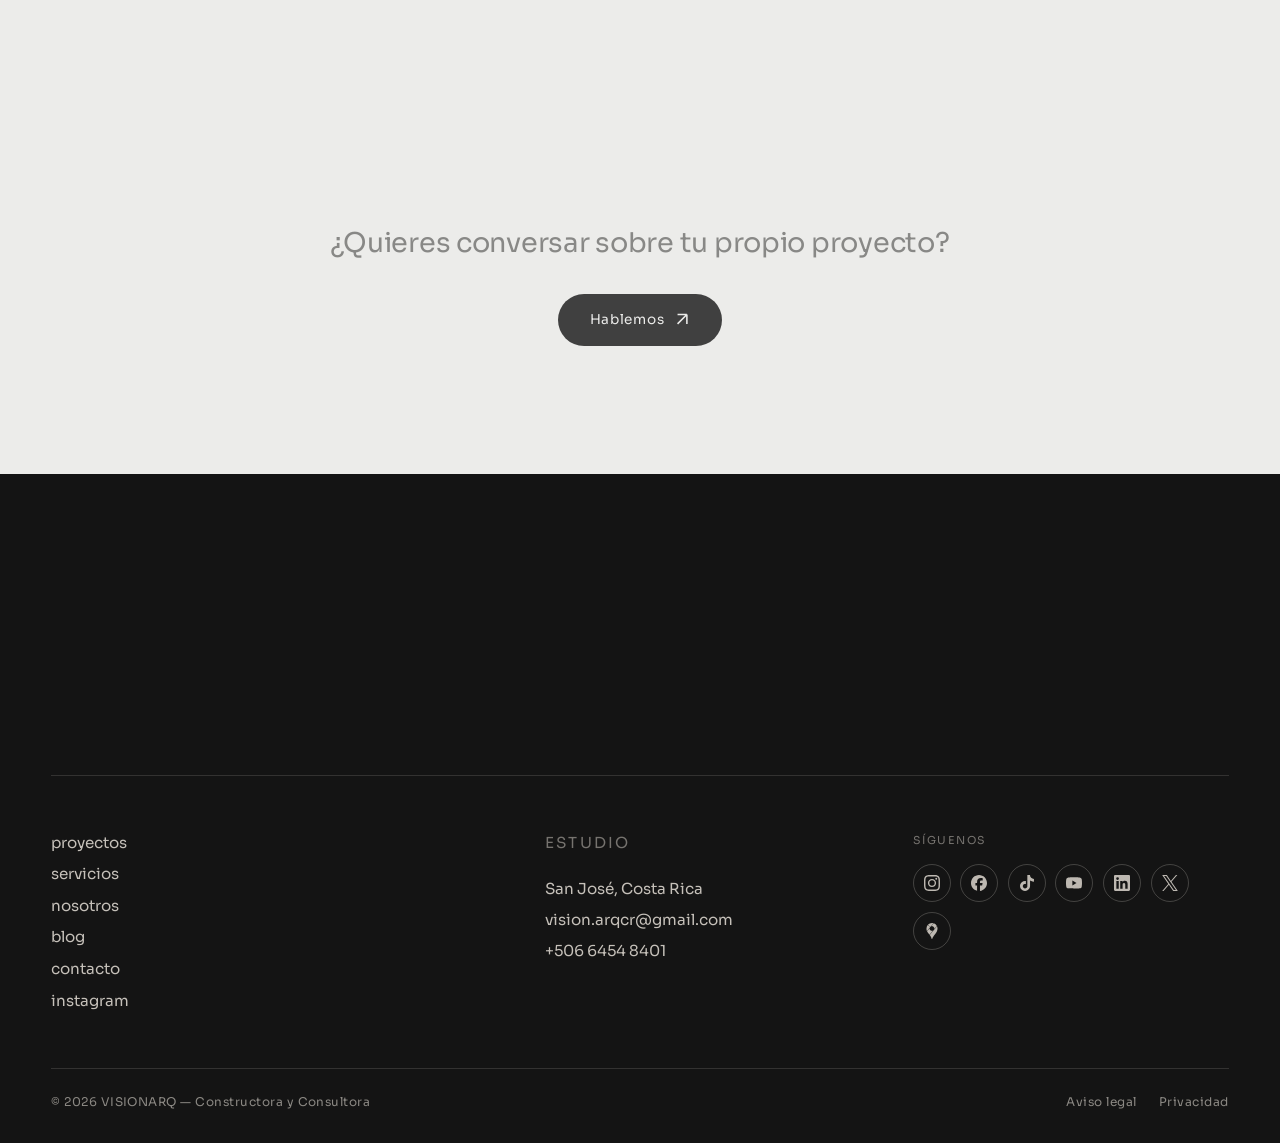
<file: blog.html>
<!DOCTYPE html>
<html lang="es">
<head>
  <meta charset="UTF-8" />
  <meta name="viewport" content="width=device-width, initial-scale=1" />
  <title>Blog · VISIONARQ</title>
  <meta name="description" content="Ideas sobre construcción, arquitectura y diseño en Costa Rica — el blog de VISIONARQ, constructora en San José." />
  <link rel="icon" href="assets/img/favicon.svg" type="image/svg+xml" />
  <link rel="stylesheet" href="assets/css/style.css" />
</head>
<body>
  <main>
    <section class="page-head">
      <p class="eyebrow reveal">Blog</p>
      <h1 class="display reveal">Notas desde<br>el estudio.</h1>
      <p class="lead reveal">Procesos, materiales, inspiración y aprendizajes. Un vistazo a cómo pensamos y hacemos arquitectura en Costa Rica.</p>
    </section>

    <!--
      blog-full-wrapper: tall container that provides scroll distance.
      blog-full: sticky viewport — stays at top:0 while the wrapper scrolls past.
      Left column images are in REVERSE order (05→03→01) so they scroll DOWN.
      Right column images are in NORMAL order (02→04→06) so they scroll UP.
      JS sets wrapper height and drives both transforms.
    -->
    <div class="blog-full-wrapper" id="blog-wrapper">
      <div class="blog-full" id="blog-full">

        <!-- Columna izquierda — orden INVERSO (scroll descendente) -->
        <div class="blog-full__col" id="blog-left">

          <a class="blog-entry" href="blog.html">
            <img src="assets/img/photos/blog-05.jpg" alt="Construcción sostenible en Costa Rica" loading="eager" />
            <div class="blog-entry__overlay">
              <p class="blog-entry__meta">Sostenibilidad · 18 Mar 2026</p>
              <h2 class="blog-entry__title">Construir pensando en el clima de Costa Rica</h2>
              <p class="blog-entry__excerpt">Ventilación cruzada, sombra y agua: estrategias pasivas que reducen el consumo y mejoran la calidad de vida.</p>
            </div>
          </a>

          <a class="blog-entry" href="blog.html">
            <img src="assets/img/photos/blog-03.jpg" alt="Proceso de diseño arquitectónico" loading="lazy" />
            <div class="blog-entry__overlay">
              <p class="blog-entry__meta">Proceso · 09 Abr 2026</p>
              <h2 class="blog-entry__title">De la idea al plano: cómo arranca un proyecto</h2>
              <p class="blog-entry__excerpt">Las primeras conversaciones definen todo. Esto es lo que preguntamos antes de dibujar una sola línea.</p>
            </div>
          </a>

          <a class="blog-entry" href="blog.html">
            <img src="assets/img/photos/blog-01.jpg" alt="Luz natural en arquitectura" loading="lazy" />
            <div class="blog-entry__overlay">
              <p class="blog-entry__meta">Arquitectura · 12 May 2026</p>
              <h2 class="blog-entry__title">Luz natural: el primer material del proyecto</h2>
              <p class="blog-entry__excerpt">Antes que el concreto o la madera, diseñamos con la luz. Así pensamos la orientación de cada espacio.</p>
            </div>
          </a>

        </div>

        <!-- Columna derecha — orden NORMAL (scroll ascendente) -->
        <div class="blog-full__col blog-full__col--right" id="blog-right">

          <a class="blog-entry" href="blog.html">
            <img src="assets/img/photos/blog-02.jpg" alt="Paletas de color interiorismo tropical" loading="eager" />
            <div class="blog-entry__overlay">
              <p class="blog-entry__meta">Interiorismo · 28 Abr 2026</p>
              <h2 class="blog-entry__title">Paletas cálidas para el clima tropical</h2>
              <p class="blog-entry__excerpt">Materiales y tonos que envejecen bien y se sienten frescos en el trópico costarricense.</p>
            </div>
          </a>

          <a class="blog-entry" href="blog.html">
            <img src="assets/img/photos/blog-04.jpg" alt="Remodelación de interiores" loading="lazy" />
            <div class="blog-entry__overlay">
              <p class="blog-entry__meta">Construcción · 02 Abr 2026</p>
              <h2 class="blog-entry__title">Cinco preguntas antes de remodelar</h2>
              <p class="blog-entry__excerpt">Una remodelación bien planeada empieza por las preguntas correctas. Aquí están.</p>
            </div>
          </a>

          <a class="blog-entry" href="blog.html">
            <img src="assets/img/photos/blog-06.jpg" alt="Filosofía del estudio VISIONARQ" loading="lazy" />
            <div class="blog-entry__overlay">
              <p class="blog-entry__meta">Estudio · 04 Mar 2026</p>
              <h2 class="blog-entry__title">Por qué firmamos cada espacio con un nombre</h2>
              <p class="blog-entry__excerpt">Cada proyecto lleva el nombre de quien lo habita. Una pequeña filosofía que lo cambia todo.</p>
            </div>
          </a>

        </div>

      </div><!-- /blog-full -->
    </div><!-- /blog-full-wrapper -->

    <section class="section reveal" style="text-align:center;">
      <p class="lead" style="max-width:32ch;margin:0 auto;color:var(--muted);">¿Quieres conversar sobre tu propio proyecto?</p>
      <div style="margin-top:2rem;">
        <a class="btn" href="contacto.html">Hablemos
          <svg width="14" height="14" viewBox="0 0 9 9" fill="none"><path d="M7 1H1M7 1V7M7 1L1 7" stroke="currentColor" stroke-width="1"/></svg>
        </a>
      </div>
    </section>
  </main>

  <script src="assets/js/vendor/gsap.min.js"></script>
  <script src="assets/js/vendor/ScrollTrigger.min.js"></script>
  <script src="assets/js/vendor/Flip.min.js"></script>
  <script src="assets/js/vendor/SplitText.min.js"></script>
  <script src="assets/js/vendor/lenis.min.js"></script>
  <script src="assets/js/main.js"></script>

  <script>
  /* ── Blog counter-scroll ──────────────────────────────────────────────
     Left column:  images scroll DOWN (translateY goes 0 → +shift)
                   First image visible = bottom of left stack (blog-01)
                   Last  image visible = top of left stack (blog-05)
     Right column: images scroll UP   (translateY goes 0 → -shift)
                   First image visible = top of right stack (blog-02)
                   Last  image visible = bottom (blog-06)
  ────────────────────────────────────────────────────────────────────── */
  (function () {
    var wrapper  = document.getElementById("blog-wrapper");
    var leftCol  = document.getElementById("blog-left");
    var rightCol = document.getElementById("blog-right");

    if (!wrapper || !leftCol || !rightCol) return;

    /* Mobile guard — no counter-scroll on small screens */
    function isMobile() { return window.innerWidth <= 760; }

    var N = 3; /* images per column */
    var SLOW = 1.9; /* >1 = más lento para leer (más distancia de scroll) */

    function setup() {
      if (isMobile()) {
        wrapper.style.height = "";
        leftCol.style.transform  = "";
        rightCol.style.transform = "";
        return;
      }

      var vh = window.innerHeight;
      var shift = (N - 1) * vh; /* total distance each column travels */

      /* Wrapper height = pantalla fija + distancia de scroll (ampliada para leer) */
      wrapper.style.height = (vh + (N - 1) * vh * SLOW) + "px";

      /* Left starts showing the BOTTOM image (blog-01):
         translateY(-shift) brings blog-01 into view at t=0 */
      leftCol.style.transform  = "translateY(" + (-shift) + "px)";
      rightCol.style.transform = "translateY(0px)";
    }

    function update() {
      if (isMobile()) return;

      var vh      = window.innerHeight;
      var shift   = (N - 1) * vh;
      var rect    = wrapper.getBoundingClientRect();
      var scrolled = -rect.top; /* px scrolled into the wrapper */
      var maxScroll = wrapper.offsetHeight - vh;

      if (maxScroll <= 0) return;

      var t = Math.max(0, Math.min(1, scrolled / maxScroll));

      /* Left:  -shift → 0  (moves DOWN as t increases) */
      leftCol.style.transform  = "translateY(" + (-shift * (1 - t)) + "px)";

      /* Right: 0 → -shift  (moves UP as t increases) */
      rightCol.style.transform = "translateY(" + (-shift * t) + "px)";
    }

    setup();

    var raf = false;
    function onScroll() {
      if (!wrapper.isConnected) return; /* página desmontada (AJAX) */
      if (!raf) {
        raf = true;
        requestAnimationFrame(function () { update(); raf = false; });
      }
    }
    /* evita acumular escuchas al volver al Blog por AJAX */
    if (window.__blogOnScroll) window.removeEventListener("scroll", window.__blogOnScroll);
    window.__blogOnScroll = onScroll;
    window.addEventListener("scroll", onScroll, { passive: true });

    if (window.__blogOnResize) window.removeEventListener("resize", window.__blogOnResize);
    window.__blogOnResize = function () { if (wrapper.isConnected) { setup(); update(); } };
    window.addEventListener("resize", window.__blogOnResize);

  })();
  </script>

</body>
</html>
</file>
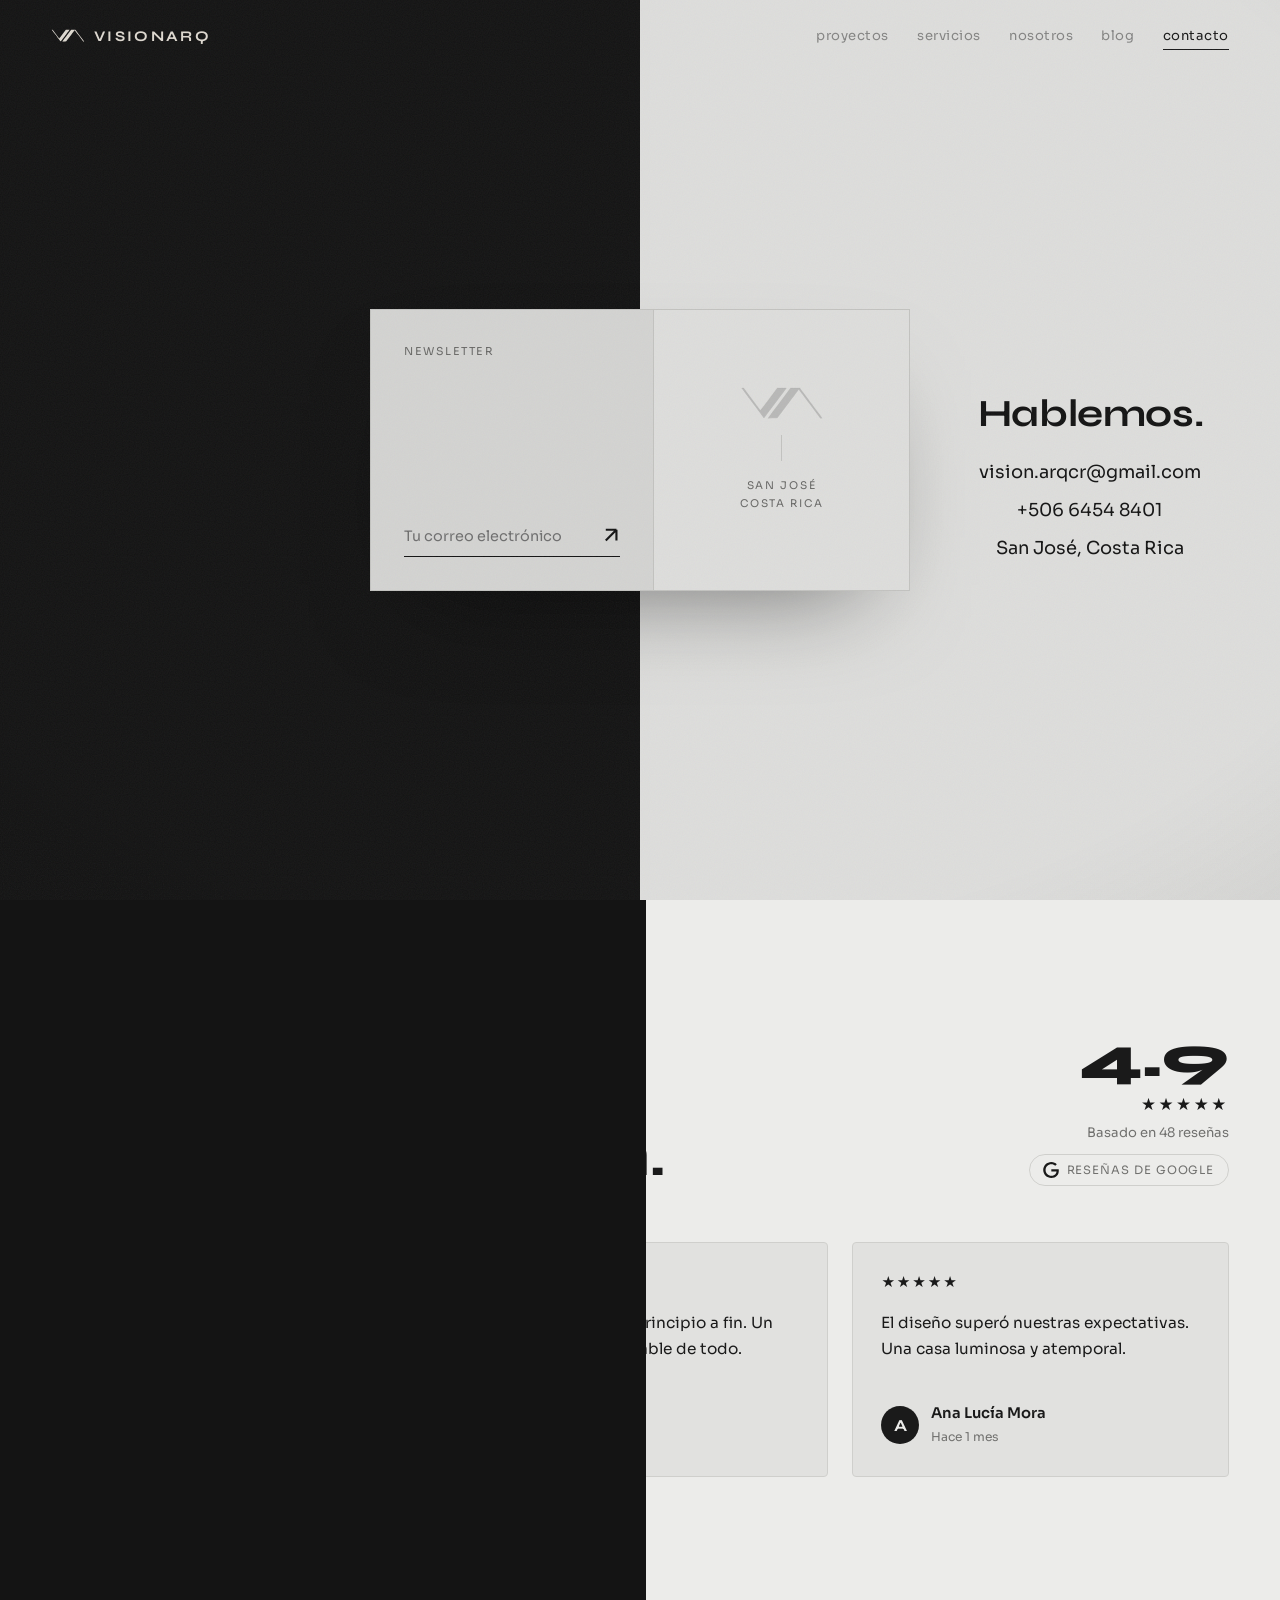
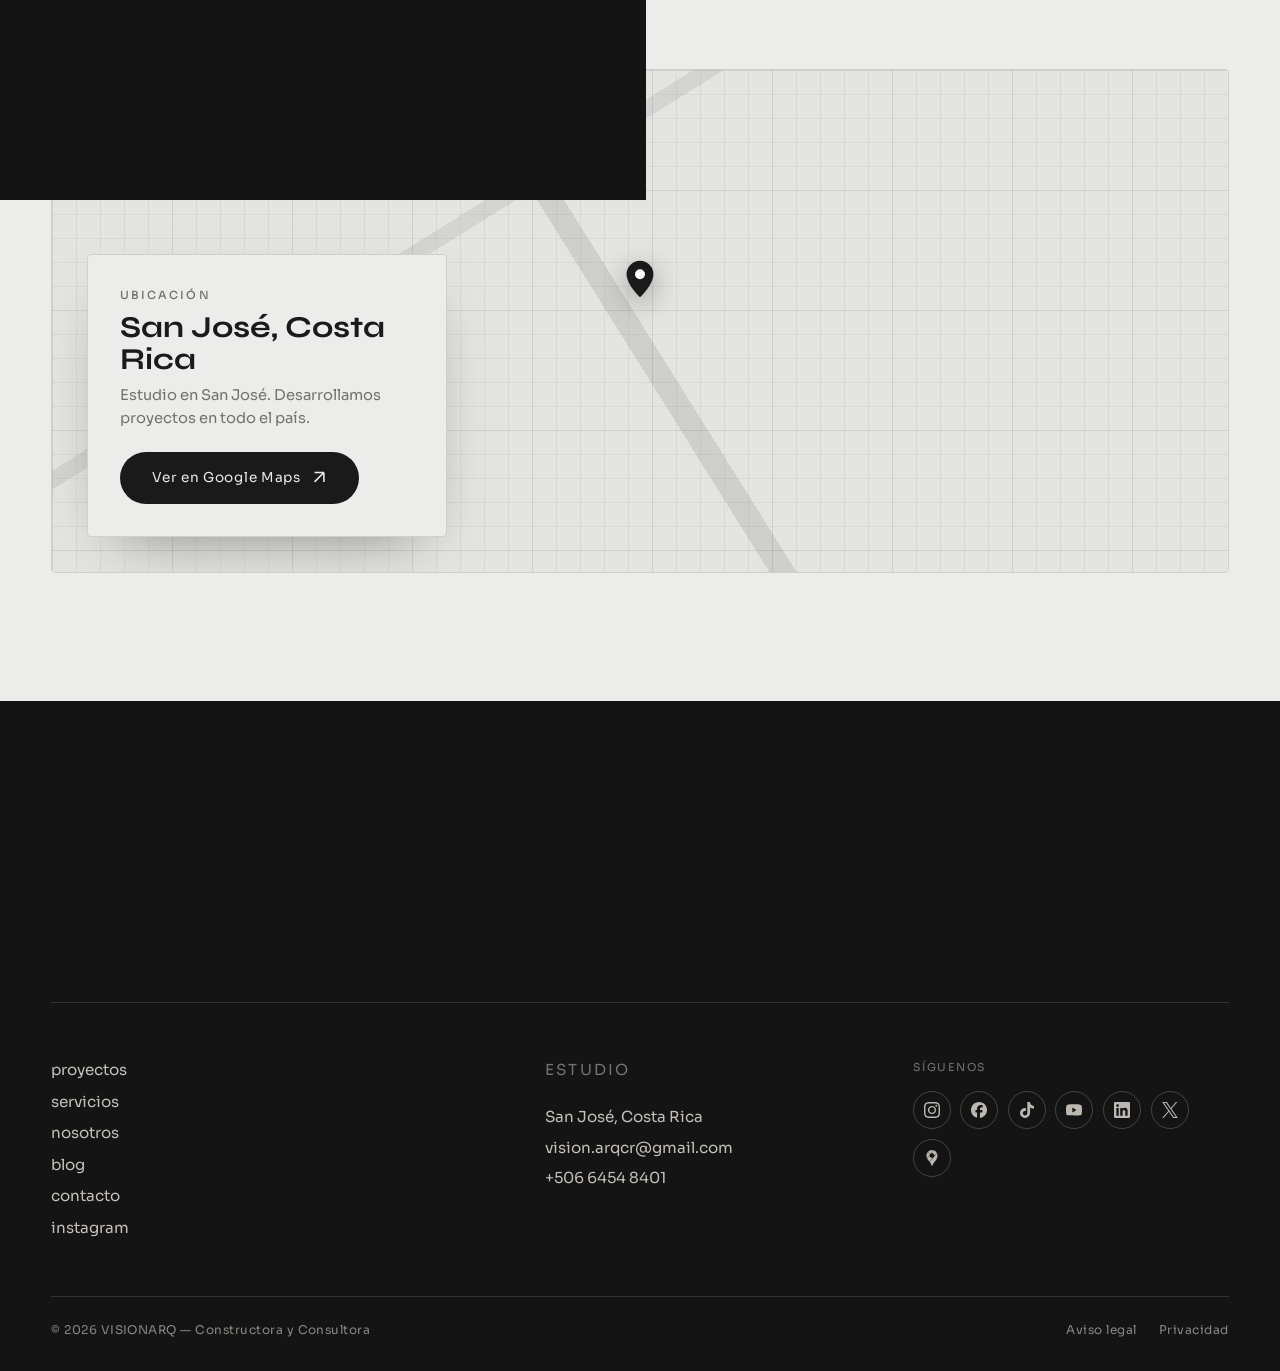
<file: contacto.html>
<!DOCTYPE html>
<html lang="es">
<head>
  <meta charset="UTF-8" />
  <meta name="viewport" content="width=device-width, initial-scale=1" />
  <title>Contacto · VISIONARQ</title>
  <meta name="description" content="Hablemos de tu proyecto. VISIONARQ — constructora, construcción, arquitectura y diseño en Costa Rica." />
  <link rel="icon" href="assets/img/favicon.svg" type="image/svg+xml" />
  <link rel="stylesheet" href="assets/css/style.css" />
</head>
<body>
  <main>
    <!-- CONTACTO — dos secciones simétricas: izquierda imágenes que cambian cada
         2 s (a sangre); derecha, información de contacto. -->
    <section class="ct-hero">
      <div class="ct-hero__media" aria-hidden="true">
        <img class="ct-hero__img" src="assets/img/photos/proyecto-02.jpg" alt="" />
        <img class="ct-hero__img" src="assets/img/photos/proyecto-06.jpg" alt="" />
        <img class="ct-hero__img" src="assets/img/photos/servicio-interiores.jpg" alt="" />
        <img class="ct-hero__img" src="assets/img/photos/proyecto-04.jpg" alt="" />
      </div>

      <div class="ct-hero__right">
        <div class="ct-touch reveal">
          <h1 class="ct-touch__title">Hablemos.</h1>
          <a href="mailto:vision.arqcr@gmail.com">vision.arqcr@gmail.com</a>
          <a href="tel:+50664548401">+506 6454 8401</a>
          <p>San José, Costa Rica</p>
        </div>
      </div>

      <!-- Tarjeta central con borde (a caballo sobre la división): boletín |
           logo VA estampado + dirección — como en la referencia. -->
      <div class="ct-frame">
        <div class="ct-frame__news">
          <span class="ct-news__label">Newsletter</span>
          <div class="ct-news__field">
            <input type="email" placeholder="Tu correo electrónico" aria-label="Correo electrónico" />
            <button type="button" aria-label="Suscribirse">
              <svg width="16" height="16" viewBox="0 0 9 9" fill="none"><path d="M7 1H1M7 1V7M7 1L1 7" stroke="currentColor" stroke-width="1.2"/></svg>
            </button>
          </div>
        </div>
        <div class="ct-frame__brand">
          <span class="ct-frame__logo" aria-hidden="true">
            <svg viewBox="0 0 803 311" fill="none"><path fill="currentColor" fill-rule="evenodd" d="M216.937,283.265C210.099,274.044 161.416,209.01 108.752,138.745C56.088,68.48 13,10.753 13,10.462C13,10.172 18.063,10.062 24.25,10.217L35.5,10.5L115,116.435C158.725,174.699 194.95,222.498 195.5,222.654C196.05,222.81 232.384,175.027 276.242,116.469L355.984,10L401.099,10C436.794,10 446.109,10.261 445.709,11.25C445.29,12.287 232.191,296.893 230.058,299.265C229.679,299.686 223.775,292.486 216.937,283.265ZM267.645,297.169C268.665,295.601 317.42,230.342 375.989,152.149L482.479,9.98L527.963,10.24L573.448,10.5L579.111,18C596.349,40.829 788.709,297.702 789.352,298.75C789.947,299.722 787.592,300 778.78,300L767.442,300L664.571,162.783C569.534,36.017 561.596,25.717 560.333,27.533C559.581,28.615 513.407,90.25 457.724,164.5L356.482,299.5L311.136,299.76L265.791,300.021L267.645,297.169Z"/></svg>
          </span>
          <span class="ct-frame__rule"></span>
          <span class="ct-frame__addr">San José<br>Costa Rica</span>
        </div>
      </div>
    </section>

    <!-- RESEÑAS (muestra) -->
    <section class="section reviews reveal" aria-label="Reseñas de clientes">
      <div class="reviews__head">
        <div>
          <p class="eyebrow">Reseñas</p>
          <h2 class="display" style="font-size:clamp(2rem,5vw,4rem);margin-top:1rem;">Clientes que<br>nos recomiendan.</h2>
        </div>
        <div class="reviews__agg">
          <div class="reviews__score">4.9</div>
          <div class="reviews__stars" aria-hidden="true">★★★★★</div>
          <p class="reviews__count">Basado en 48 reseñas</p>
          <span class="reviews__badge">
            <svg viewBox="0 0 24 24" width="16" height="16" aria-hidden="true"><path fill="currentColor" d="M12.48 10.92v3.28h7.84c-.24 1.84-.853 3.187-1.787 4.133-1.147 1.147-2.933 2.4-6.053 2.4-4.827 0-8.6-3.893-8.6-8.72s3.773-8.72 8.6-8.72c2.6 0 4.507 1.027 5.907 2.347l2.307-2.307C18.747 1.44 16.133 0 12.48 0 5.867 0 .307 5.387.307 12s5.56 12 12.173 12c3.573 0 6.267-1.173 8.373-3.36 2.16-2.16 2.84-5.213 2.84-7.667 0-.76-.053-1.467-.173-2.053H12.48z"/></svg>
            Reseñas de Google
          </span>
        </div>
      </div>
      <div class="reviews__grid">
        <article class="review-card"><div class="review-card__stars">★★★★★</div><p class="review-card__text">Transformaron por completo nuestra casa. Cumplieron tiempos y presupuesto.</p><div class="review-card__by"><span class="review-card__ava">M</span><span><b>María Fernández</b><i>Hace 2 semanas</i></span></div></article>
        <article class="review-card"><div class="review-card__stars">★★★★★</div><p class="review-card__text">Profesionalismo de principio a fin. Un solo equipo responsable de todo.</p><div class="review-card__by"><span class="review-card__ava">C</span><span><b>Carlos Jiménez</b><i>Hace 1 mes</i></span></div></article>
        <article class="review-card"><div class="review-card__stars">★★★★★</div><p class="review-card__text">El diseño superó nuestras expectativas. Una casa luminosa y atemporal.</p><div class="review-card__by"><span class="review-card__ava">A</span><span><b>Ana Lucía Mora</b><i>Hace 1 mes</i></span></div></article>
      </div>
    </section>

    <!-- UBICACIÓN — placeholder de mapa (listo para Google Maps) -->
    <section class="section section--tight reveal" aria-label="Ubicación">
      <div class="mapsec">
        <div class="mapsec__canvas" aria-hidden="true">
          <span class="mapsec__pin">
            <svg viewBox="0 0 24 24" fill="none"><path d="M12 22s7-6.5 7-12a7 7 0 1 0-14 0c0 5.5 7 12 7 12Z" fill="currentColor"/><circle cx="12" cy="10" r="2.6" fill="#fff"/></svg>
          </span>
        </div>
        <div class="mapsec__card">
          <p class="eyebrow">Ubicación</p>
          <h3 class="mapsec__title">San José, Costa Rica</h3>
          <p class="mapsec__desc">Estudio en San José. Desarrollamos proyectos en todo el país.</p>
          <a class="btn" href="#" aria-label="Ver en Google Maps">Ver en Google Maps
            <svg width="14" height="14" viewBox="0 0 9 9" fill="none"><path d="M7 1H1M7 1V7M7 1L1 7" stroke="currentColor" stroke-width="1"/></svg>
          </a>
        </div>
      </div>
    </section>
  </main>
  <script src="assets/js/vendor/gsap.min.js"></script>
  <script src="assets/js/vendor/ScrollTrigger.min.js"></script>
  <script src="assets/js/vendor/Flip.min.js"></script>
  <script src="assets/js/vendor/SplitText.min.js"></script>
  <script src="assets/js/vendor/lenis.min.js"></script>
  <script src="assets/js/main.js"></script>
</body>
</html>
</file>
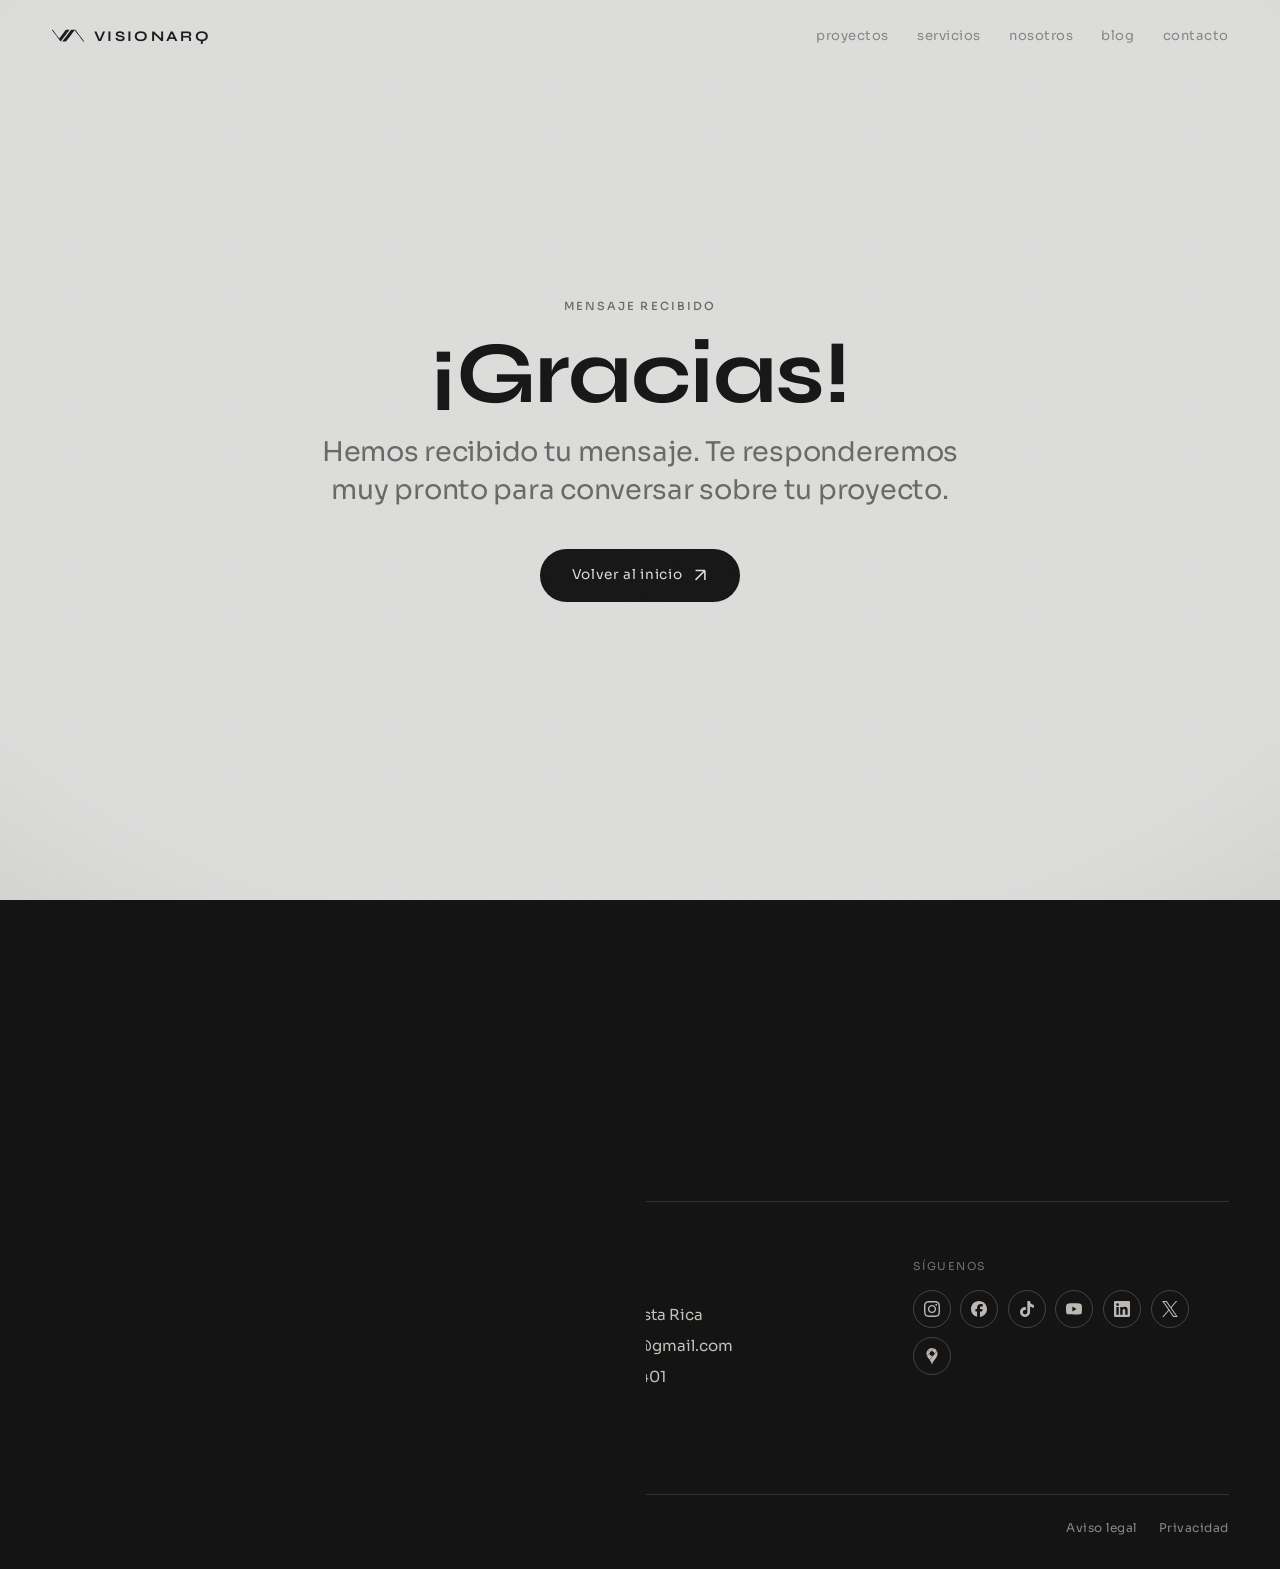
<file: gracias.html>
<!DOCTYPE html>
<html lang="es">
<head>
  <meta charset="UTF-8" />
  <meta name="viewport" content="width=device-width, initial-scale=1" />
  <title>Gracias · VISIONARQ</title>
  <meta name="robots" content="noindex" />
  <link rel="icon" href="assets/img/favicon.svg" type="image/svg+xml" />
  <link rel="stylesheet" href="assets/css/style.css" />
</head>
<body>
  <main>
    <section class="section" style="min-height:100vh;display:flex;flex-direction:column;justify-content:center;align-items:center;text-align:center;">
      <p class="eyebrow">Mensaje recibido</p>
      <p class="display" style="font-size:clamp(2.5rem,7vw,5.5rem);margin:1rem 0;">¡Gracias!</p>
      <p class="lead" style="max-width:34ch;color:var(--muted);">Hemos recibido tu mensaje. Te responderemos muy pronto para conversar sobre tu proyecto.</p>
      <div style="margin-top:2.5rem;">
        <a class="btn" href="index.html">Volver al inicio
          <svg width="14" height="14" viewBox="0 0 9 9" fill="none"><path d="M7 1H1M7 1V7M7 1L1 7" stroke="currentColor" stroke-width="1"/></svg>
        </a>
      </div>
    </section>
  </main>
  <script src="assets/js/vendor/gsap.min.js"></script>
  <script src="assets/js/vendor/ScrollTrigger.min.js"></script>
  <script src="assets/js/vendor/Flip.min.js"></script>
  <script src="assets/js/vendor/SplitText.min.js"></script>
  <script src="assets/js/vendor/lenis.min.js"></script>
  <script src="assets/js/main.js"></script>
</body>
</html>
</file>
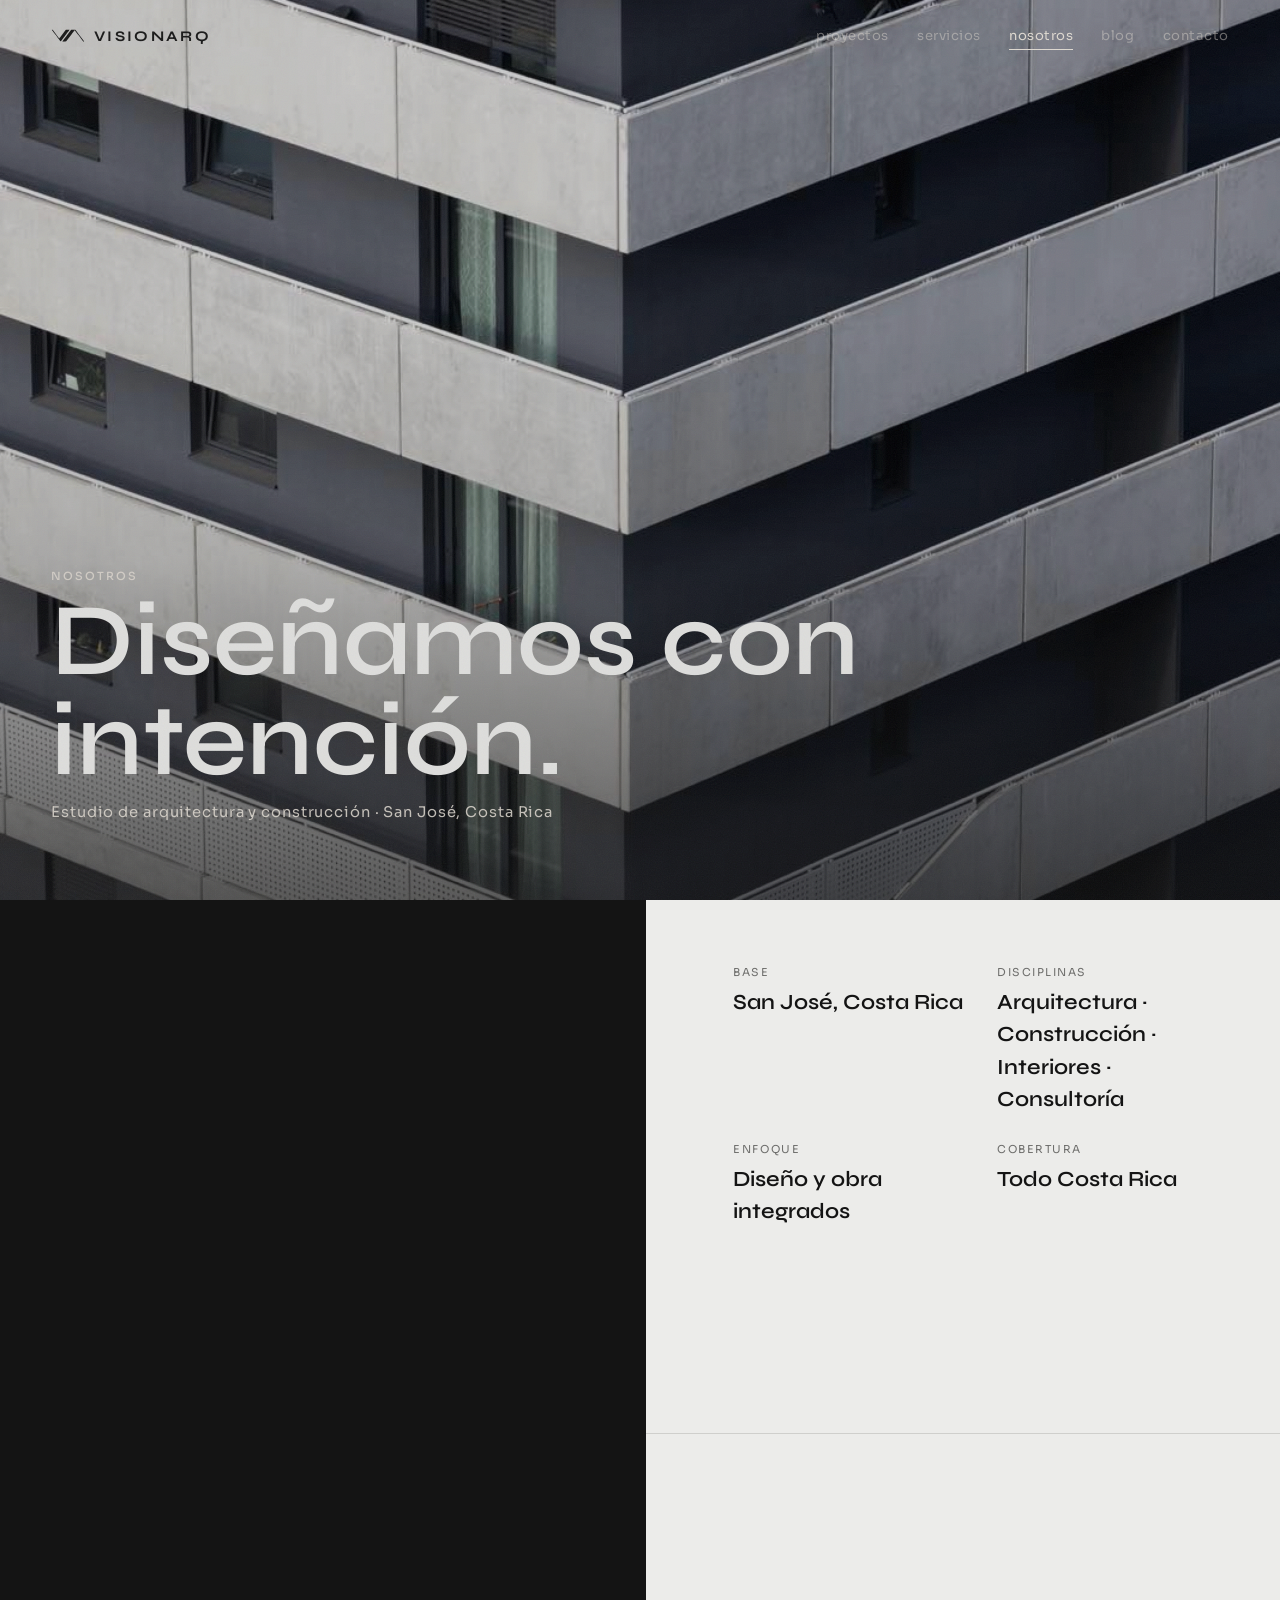
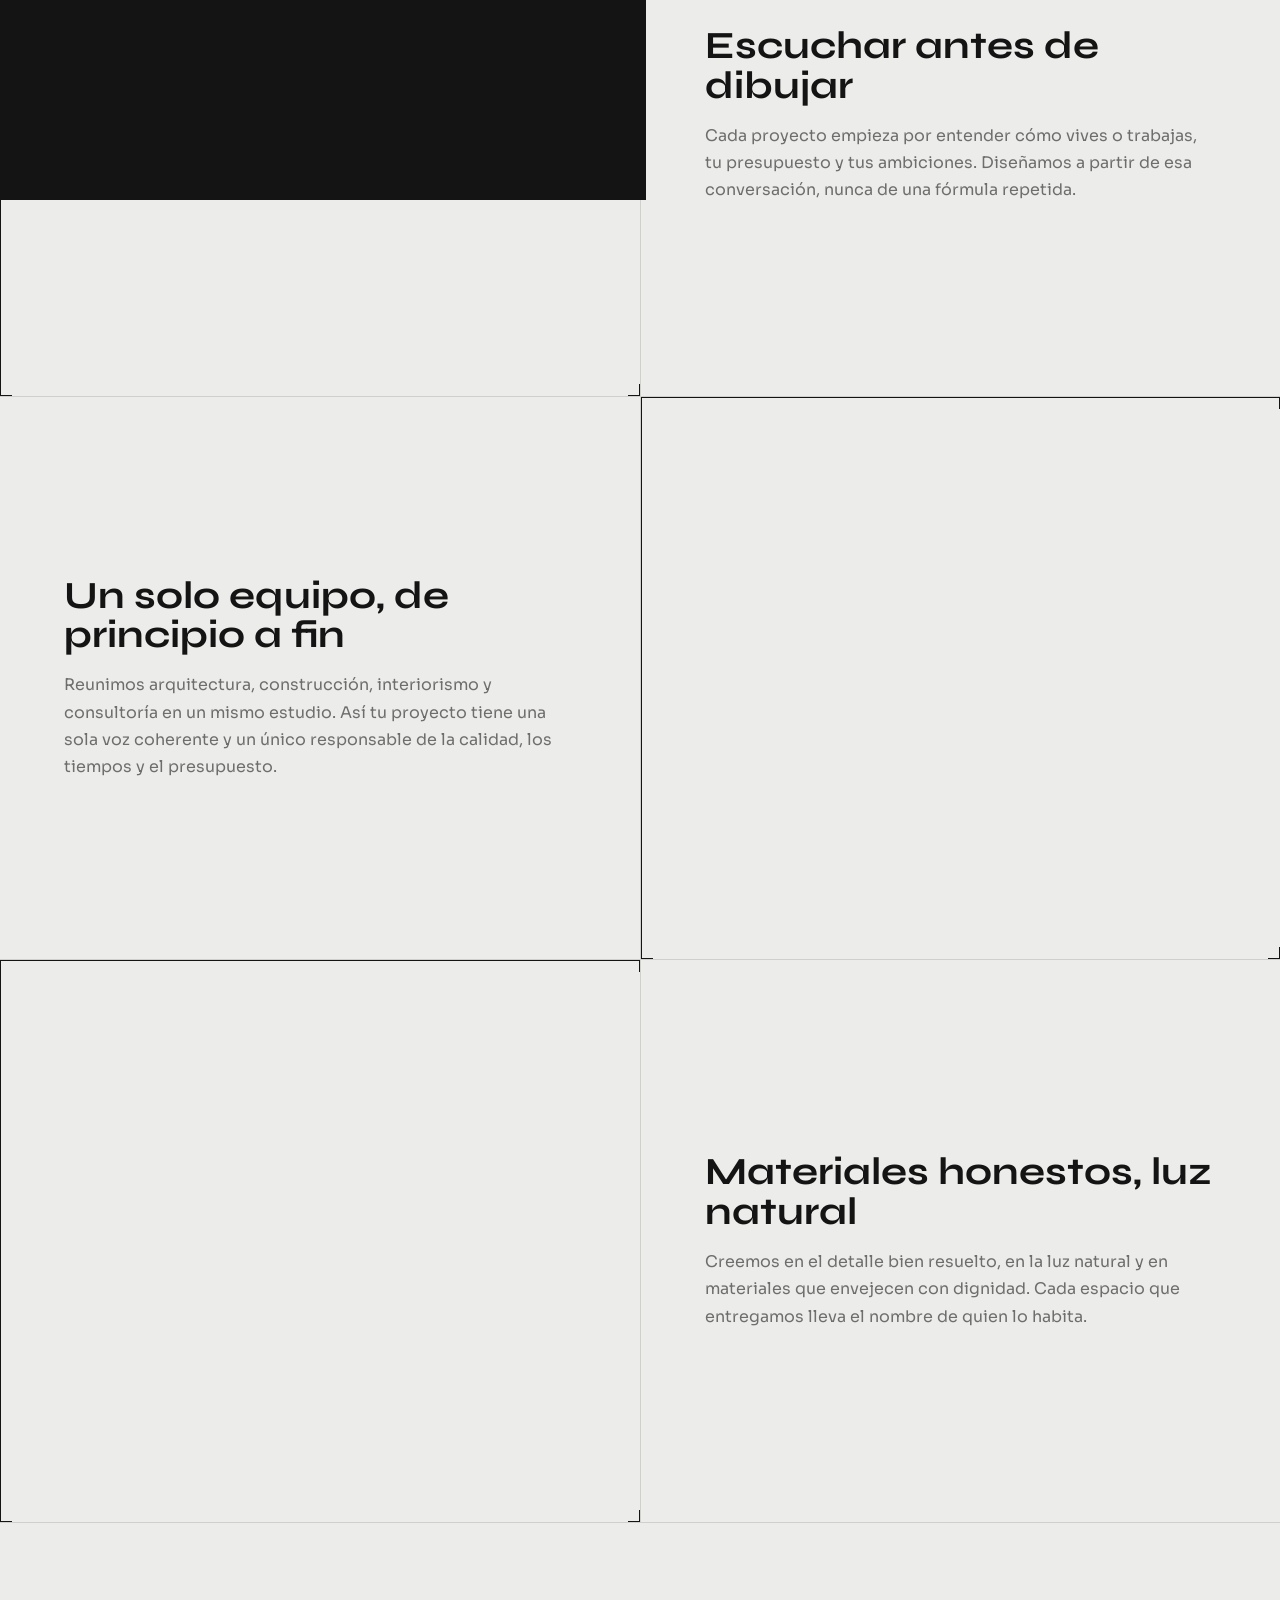
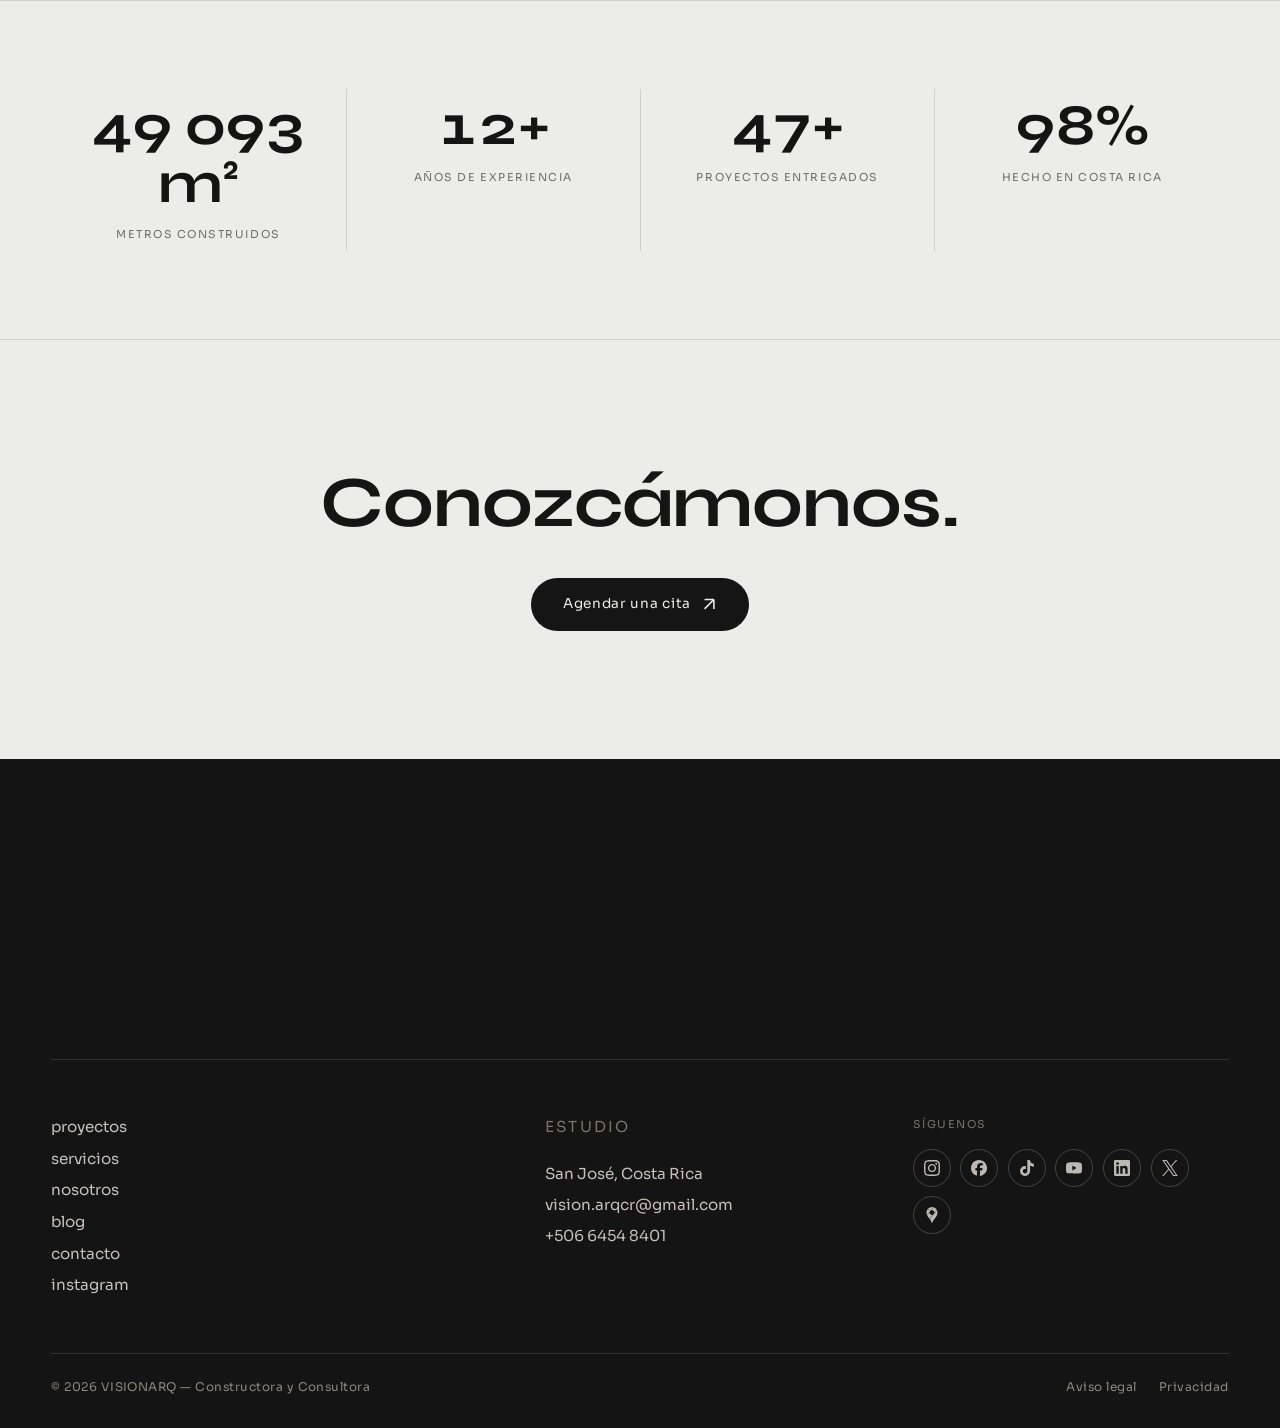
<file: nosotros.html>
<!DOCTYPE html>
<html lang="es">
<head>
  <meta charset="UTF-8" />
  <meta name="viewport" content="width=device-width, initial-scale=1" />
  <title>Nosotros · VISIONARQ</title>
  <meta name="description" content="VISIONARQ, constructora y estudio de arquitectura y diseño en San José, Costa Rica. Construcción y diseño integrados de principio a fin." />
  <link rel="icon" href="assets/img/favicon.svg" type="image/svg+xml" />
  <link rel="stylesheet" href="assets/css/style.css" />
</head>
<body>
  <main>
    <article class="proj-detail svc-detail" style="--accent:#262626;">

      <!-- HERO (mismo diseño que las páginas de servicio) -->
      <header class="pd-hero">
        <div class="pd-hero__media"><img src="assets/img/photos/nosotros.jpg" alt="El estudio VISIONARQ" /></div>
        <div class="pd-hero__head">
          <p class="eyebrow">Nosotros</p>
          <h1 class="pd-hero__title">Diseñamos con intención.</h1>
          <p class="pd-hero__meta">Estudio de arquitectura y construcción · San José, Costa Rica</p>
        </div>
      </header>

      <!-- INTRO -->
      <section class="section section--tight pd-intro">
        <p class="lead reveal">VISIONARQ nació de una idea simple: que la buena arquitectura debería estar al alcance de quien sueña con un mejor espacio para vivir o trabajar.</p>
        <div class="pd-facts reveal">
          <div class="pd-fact"><span>Base</span><p>San José, Costa Rica</p></div>
          <div class="pd-fact"><span>Disciplinas</span><p>Arquitectura · Construcción · Interiores · Consultoría</p></div>
          <div class="pd-fact"><span>Enfoque</span><p>Diseño y obra integrados</p></div>
          <div class="pd-fact"><span>Cobertura</span><p>Todo Costa Rica</p></div>
        </div>
      </section>

      <!-- FILAS foto/texto con regla AutoCAD (mismo diseño que servicio) -->
      <section class="svc-rows" aria-label="Sobre el estudio">

        <div class="svc-row">
          <div class="svc-row__media">
            <div class="cad" data-w="1920" data-h="1280">
              <div class="cad__img"><img src="assets/img/photos/proyecto-01.jpg" alt="VISIONARQ — escuchar antes de dibujar" loading="lazy" /></div>
              <span class="cad__fx cad__fx--v"></span><span class="cad__fx cad__fx--h"></span>
              <span class="cad__mv cad__mv--v"></span><span class="cad__mv cad__mv--h"></span>
              <span class="cad__pt"></span>
              <span class="cad__corner cad__corner--tl"></span><span class="cad__corner cad__corner--tr"></span>
              <span class="cad__corner cad__corner--bl"></span><span class="cad__corner cad__corner--br"></span>
              <span class="cad__num cad__num--x">W<b class="cad__vx">0000</b></span>
              <span class="cad__num cad__num--y">H<b class="cad__vy">0000</b></span>
            </div>
          </div>
          <div class="svc-row__text">
            <h2 class="svc-row__title">Escuchar antes de dibujar</h2>
            <p class="svc-row__desc">Cada proyecto empieza por entender cómo vives o trabajas, tu presupuesto y tus ambiciones. Diseñamos a partir de esa conversación, nunca de una fórmula repetida.</p>
          </div>
        </div>

        <div class="svc-row svc-row--rev">
          <div class="svc-row__media">
            <div class="cad" data-w="1920" data-h="1280">
              <div class="cad__img"><img src="assets/img/photos/proyecto-04.jpg" alt="VISIONARQ — un solo equipo" loading="lazy" /></div>
              <span class="cad__fx cad__fx--v"></span><span class="cad__fx cad__fx--h"></span>
              <span class="cad__mv cad__mv--v"></span><span class="cad__mv cad__mv--h"></span>
              <span class="cad__pt"></span>
              <span class="cad__corner cad__corner--tl"></span><span class="cad__corner cad__corner--tr"></span>
              <span class="cad__corner cad__corner--bl"></span><span class="cad__corner cad__corner--br"></span>
              <span class="cad__num cad__num--x">W<b class="cad__vx">0000</b></span>
              <span class="cad__num cad__num--y">H<b class="cad__vy">0000</b></span>
            </div>
          </div>
          <div class="svc-row__text">
            <h2 class="svc-row__title">Un solo equipo, de principio a fin</h2>
            <p class="svc-row__desc">Reunimos arquitectura, construcción, interiorismo y consultoría en un mismo estudio. Así tu proyecto tiene una sola voz coherente y un único responsable de la calidad, los tiempos y el presupuesto.</p>
          </div>
        </div>

        <div class="svc-row">
          <div class="svc-row__media">
            <div class="cad" data-w="1920" data-h="1280">
              <div class="cad__img"><img src="assets/img/photos/servicio-interiores.jpg" alt="VISIONARQ — materiales honestos" loading="lazy" /></div>
              <span class="cad__fx cad__fx--v"></span><span class="cad__fx cad__fx--h"></span>
              <span class="cad__mv cad__mv--v"></span><span class="cad__mv cad__mv--h"></span>
              <span class="cad__pt"></span>
              <span class="cad__corner cad__corner--tl"></span><span class="cad__corner cad__corner--tr"></span>
              <span class="cad__corner cad__corner--bl"></span><span class="cad__corner cad__corner--br"></span>
              <span class="cad__num cad__num--x">W<b class="cad__vx">0000</b></span>
              <span class="cad__num cad__num--y">H<b class="cad__vy">0000</b></span>
            </div>
          </div>
          <div class="svc-row__text">
            <h2 class="svc-row__title">Materiales honestos, luz natural</h2>
            <p class="svc-row__desc">Creemos en el detalle bien resuelto, en la luz natural y en materiales que envejecen con dignidad. Cada espacio que entregamos lleva el nombre de quien lo habita.</p>
          </div>
        </div>

      </section>

      <!-- CONTADOR ANIMADO -->
      <section class="stats reveal" aria-label="Cifras del estudio">
        <div class="stats__grid">
          <div class="stats__item"><span class="stats__num" data-to="50000" data-suffix=" m²">0</span><span class="stats__label">Metros construidos</span></div>
          <div class="stats__item"><span class="stats__num" data-to="12" data-suffix="+">0</span><span class="stats__label">Años de experiencia</span></div>
          <div class="stats__item"><span class="stats__num" data-to="48" data-suffix="+">0</span><span class="stats__label">Proyectos entregados</span></div>
          <div class="stats__item"><span class="stats__num" data-to="100" data-suffix="%">0</span><span class="stats__label">Hecho en Costa Rica</span></div>
        </div>
      </section>

      <!-- CTA -->
      <section class="section reveal" style="text-align:center;">
        <p class="display" style="font-size:clamp(2rem,6vw,4.5rem);">Conozcámonos.</p>
        <div style="margin-top:2.5rem;">
          <a class="btn" href="contacto.html">Agendar una cita
            <svg width="14" height="14" viewBox="0 0 9 9" fill="none"><path d="M7 1H1M7 1V7M7 1L1 7" stroke="currentColor" stroke-width="1"/></svg>
          </a>
        </div>
      </section>
    </article>
  </main>

  <script src="assets/js/vendor/gsap.min.js"></script>
  <script src="assets/js/vendor/ScrollTrigger.min.js"></script>
  <script src="assets/js/vendor/Flip.min.js"></script>
  <script src="assets/js/vendor/SplitText.min.js"></script>
  <script src="assets/js/vendor/lenis.min.js"></script>
  <script src="assets/js/main.js"></script>

  <script>
  (function () {
    /* Regla AutoCAD (idéntica a la página de servicio): el cursor agarra la
       esquina sup-izq y arrastra la foto hasta llenar el marco; W/H cuentan px. */
    function initCad() {
      if (window.__cadST) { window.__cadST.forEach(function (t) { try { t.kill(); } catch (e) {} }); }
      window.__cadST = [];
      if (!window.gsap || !window.ScrollTrigger) return;
      var reduce = window.matchMedia && window.matchMedia("(prefers-reduced-motion: reduce)").matches;
      var mobile = window.matchMedia && window.matchMedia("(max-width: 760px)").matches;
      document.querySelectorAll(".cad").forEach(function (cad) {
        var im = cad.querySelector(".cad__img");
        var mvv = cad.querySelector(".cad__mv--v"), mvh = cad.querySelector(".cad__mv--h");
        var pt = cad.querySelector(".cad__pt");
        var nx = cad.querySelector(".cad__num--x"), ny = cad.querySelector(".cad__num--y");
        var vx = cad.querySelector(".cad__vx"), vy = cad.querySelector(".cad__vy");
        var W = parseInt(cad.getAttribute("data-w"), 10) || 1920;
        var H = parseInt(cad.getAttribute("data-h"), 10) || 1280;
        var pad = function (n) { n = String(Math.round(n)); while (n.length < 4) n = "0" + n; return n; };
        function setP(p) {
          var inv = ((1 - p) * 100).toFixed(2);
          im.style.clipPath = "inset(0% " + inv + "% " + inv + "% 0%)";
          var pos = (p * 100).toFixed(3) + "%";
          mvv.style.left = pos; mvh.style.top = pos;
          pt.style.left = pos; pt.style.top = pos;
          nx.style.left = pos; nx.style.top = pos;
          ny.style.left = pos; ny.style.top = pos;
          if (vx) vx.textContent = pad(p * W);
          if (vy) vy.textContent = pad(p * H);
        }
        if (reduce || mobile) { setP(1); return; }
        setP(0);
        var st = ScrollTrigger.create({
          trigger: cad, start: "top 80%", end: "center 52%",
          onUpdate: function (self) { setP(self.progress); },
          onLeave: function () { setP(1); }, onLeaveBack: function () { setP(0); }
        });
        window.__cadST.push(st);
      });
    }

    /* Contador animado: cuenta de 0 al valor al entrar en pantalla. */
    function initStats() {
      var nums = document.querySelectorAll(".stats__num");
      if (!nums.length || !("IntersectionObserver" in window)) {
        nums.forEach(function (el) { el.textContent = (parseFloat(el.getAttribute("data-to")) || 0).toLocaleString("es-CR") + (el.getAttribute("data-suffix") || ""); });
        return;
      }
      var io = new IntersectionObserver(function (entries) {
        entries.forEach(function (e) {
          if (!e.isIntersecting) return;
          io.unobserve(e.target);
          var el = e.target, to = parseFloat(el.getAttribute("data-to")) || 0, suf = el.getAttribute("data-suffix") || "";
          var dur = 1500, start = performance.now();
          function ease(t) { return 1 - Math.pow(1 - t, 3); }
          (function tick(now) {
            var p = Math.min(1, (now - start) / dur);
            el.textContent = Math.round(ease(p) * to).toLocaleString("es-CR") + suf;
            if (p < 1) requestAnimationFrame(tick);
          })(start);
        });
      }, { threshold: 0.4 });
      nums.forEach(function (n) { io.observe(n); });
    }

    if (document.fonts && document.fonts.ready) document.fonts.ready.then(function () { initCad(); initStats(); });
    else { initCad(); initStats(); }
  })();
  </script>
</body>
</html>
</file>
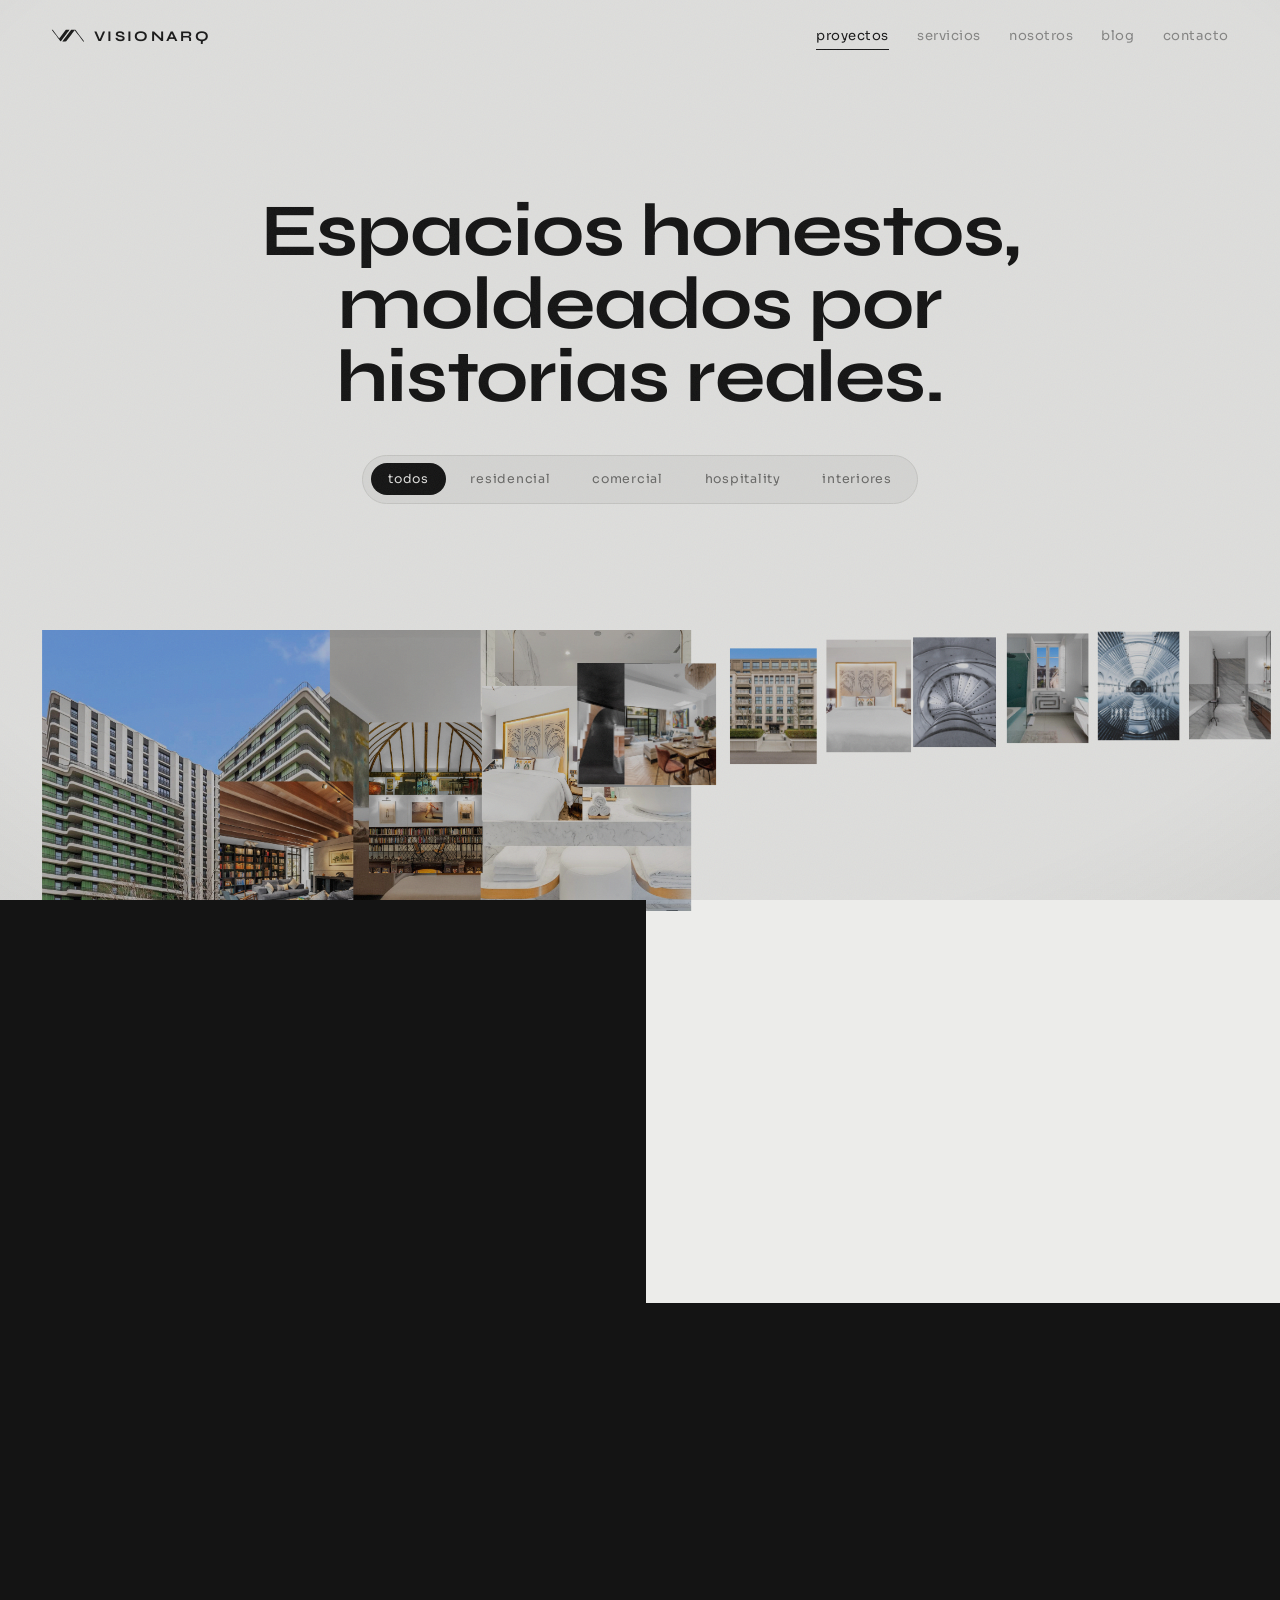
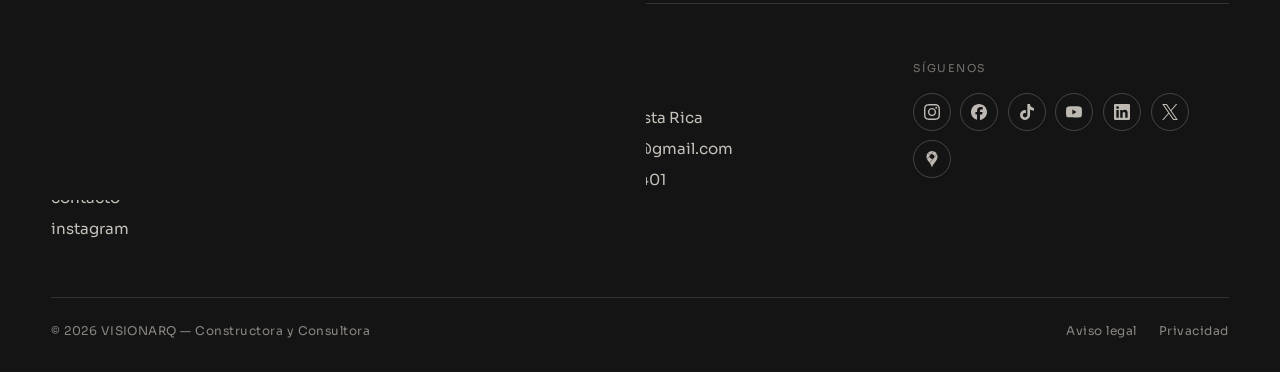
<file: portafolio.html>
<!DOCTYPE html>
<html lang="es">
<head>
  <meta charset="UTF-8" />
  <meta name="viewport" content="width=device-width, initial-scale=1" />
  <title>Portafolio · VISIONARQ</title>
  <meta name="description" content="Proyectos de construcción, arquitectura y diseño de VISIONARQ, constructora en Costa Rica." />
  <link rel="icon" href="assets/img/favicon.svg" type="image/svg+xml" />
  <link rel="stylesheet" href="assets/css/style.css" />
</head>
<body>
  <main>
    <!-- HERO — título centrado + menú de categorías centrado + tira de imágenes
         abajo (estilo Mersi /projets). Al hacer scroll, la tira se despliega
         en cuadrícula 3+4+3+4 (14 imágenes) con GSAP Flip. -->
    <section class="pf-hero">
      <div class="pf-hero__head">
        <h1 class="pf-hero__title line-reveal">Espacios honestos,<br>moldeados por<br>historias reales.</h1>
        <div class="proj-filtros reveal">
          <button class="filtro is-active" data-cat="todos">todos</button>
          <button class="filtro" data-cat="Residencial">residencial</button>
          <button class="filtro" data-cat="Comercial">comercial</button>
          <button class="filtro" data-cat="Hospitality">hospitality</button>
          <button class="filtro" data-cat="Interiores">interiores</button>
        </div>
      </div>
    </section>

    <div class="proj-gallery">
      <!-- Tira → cuadrícula 3 + 4 + 3 + 4 (Flip). Sin texto bajo las imágenes:
           cada imagen revela, al pasar el cursor, una tarjeta idéntica a la del
           inicio (nombre + lugar a la izq, marca VA estampada al centro,
           categoría + año a la der, flecha en la esquina). -->
      <div class="proj-rows is-strip" id="proj-rows">

        <div class="proj-row proj-row--3">
          <a class="proj-card" href="proyecto.html?p=casa-escalante" data-cat="Residencial">
            <div class="proj-card__media">
              <img src="assets/img/photos/proyecto-01.jpg" alt="Casa Escalante" />
              <span class="slide-card slide-card--mini" style="background:#161616;" aria-hidden="true">
                <div class="slide-card__col slide-card__col--l"><span class="slide-card__name">Casa Escalante</span><span class="slide-card__place">San José</span></div>
                <div class="slide-card__col slide-card__col--r"><span class="slide-card__cat">Residencial</span><span class="slide-card__year">2025</span></div>
              </span>
            </div>
          </a>
          <a class="proj-card" href="proyecto.html?p=cafe-barva" data-cat="Hospitality">
            <div class="proj-card__media">
              <img src="assets/img/photos/proyecto-02.jpg" alt="Café Barva" />
              <span class="slide-card slide-card--mini" style="background:#2C2C2C;" aria-hidden="true">
                <div class="slide-card__col slide-card__col--l"><span class="slide-card__name">Café Barva</span><span class="slide-card__place">Heredia</span></div>
                <div class="slide-card__col slide-card__col--r"><span class="slide-card__cat">Hospitality</span><span class="slide-card__year">2025</span></div>
              </span>
            </div>
          </a>
          <a class="proj-card" href="proyecto.html?p=torre-sabana" data-cat="Comercial">
            <div class="proj-card__media">
              <img src="assets/img/photos/proyecto-03.jpg" alt="Torre Sabana" />
              <span class="slide-card slide-card--mini" style="background:#1F1F1F;" aria-hidden="true">
                <div class="slide-card__col slide-card__col--l"><span class="slide-card__name">Torre Sabana</span><span class="slide-card__place">San José</span></div>
                <div class="slide-card__col slide-card__col--r"><span class="slide-card__cat">Comercial</span><span class="slide-card__year">2024</span></div>
              </span>
            </div>
          </a>
        </div>

        <div class="proj-row proj-row--4">
          <a class="proj-card" href="proyecto.html?p=villa-pacifico" data-cat="Residencial">
            <div class="proj-card__media">
              <img src="assets/img/photos/proyecto-04.jpg" alt="Villa Pacífico" />
              <span class="slide-card slide-card--mini" style="background:#3A3A3A;" aria-hidden="true">
                <div class="slide-card__col slide-card__col--l"><span class="slide-card__name">Villa Pacífico</span><span class="slide-card__place">Guanacaste</span></div>
                <div class="slide-card__col slide-card__col--r"><span class="slide-card__cat">Residencial</span><span class="slide-card__year">2024</span></div>
              </span>
            </div>
          </a>
          <a class="proj-card" href="proyecto.html?p=los-yoses" data-cat="Interiores">
            <div class="proj-card__media">
              <img src="assets/img/photos/proyecto-05.jpg" alt="Apartamento Los Yoses" />
              <span class="slide-card slide-card--mini" style="background:#242424;" aria-hidden="true">
                <div class="slide-card__col slide-card__col--l"><span class="slide-card__name">Los Yoses</span><span class="slide-card__place">San José</span></div>
                <div class="slide-card__col slide-card__col--r"><span class="slide-card__cat">Interiores</span><span class="slide-card__year">2024</span></div>
              </span>
            </div>
          </a>
          <a class="proj-card" href="proyecto.html?p=hotel-monteverde" data-cat="Hospitality">
            <div class="proj-card__media">
              <img src="assets/img/photos/proyecto-06.jpg" alt="Hotel Monteverde" />
              <span class="slide-card slide-card--mini" style="background:#444444;" aria-hidden="true">
                <div class="slide-card__col slide-card__col--l"><span class="slide-card__name">Hotel Monteverde</span><span class="slide-card__place">Puntarenas</span></div>
                <div class="slide-card__col slide-card__col--r"><span class="slide-card__cat">Hospitality</span><span class="slide-card__year">2023</span></div>
              </span>
            </div>
          </a>
          <a class="proj-card" href="proyecto.html?p=casa-cedros" data-cat="Residencial">
            <div class="proj-card__media">
              <img src="assets/img/photos/proyecto-07.jpg" alt="Casa Cedros" />
              <span class="slide-card slide-card--mini" style="background:#2A2A2A;" aria-hidden="true">
                <div class="slide-card__col slide-card__col--l"><span class="slide-card__name">Casa Cedros</span><span class="slide-card__place">Cartago</span></div>
                <div class="slide-card__col slide-card__col--r"><span class="slide-card__cat">Residencial</span><span class="slide-card__year">2023</span></div>
              </span>
            </div>
          </a>
        </div>

        <div class="proj-row proj-row--3">
          <a class="proj-card" href="proyecto.html?p=oficinas-escazu" data-cat="Comercial">
            <div class="proj-card__media">
              <img src="assets/img/photos/proyecto-08.jpg" alt="Oficinas Escazú" />
              <span class="slide-card slide-card--mini" style="background:#333333;" aria-hidden="true">
                <div class="slide-card__col slide-card__col--l"><span class="slide-card__name">Oficinas Escazú</span><span class="slide-card__place">San José</span></div>
                <div class="slide-card__col slide-card__col--r"><span class="slide-card__cat">Comercial</span><span class="slide-card__year">2023</span></div>
              </span>
            </div>
          </a>
          <a class="proj-card" href="proyecto.html?p=estudio-aranjuez" data-cat="Interiores">
            <div class="proj-card__media">
              <img src="assets/img/photos/servicio-arquitectura.jpg" alt="Estudio Aranjuez" />
              <span class="slide-card slide-card--mini" style="background:#1C1C1C;" aria-hidden="true">
                <div class="slide-card__col slide-card__col--l"><span class="slide-card__name">Estudio Aranjuez</span><span class="slide-card__place">San José</span></div>
                <div class="slide-card__col slide-card__col--r"><span class="slide-card__cat">Interiores</span><span class="slide-card__year">2023</span></div>
              </span>
            </div>
          </a>
          <a class="proj-card" href="proyecto.html?p=nave-lindora" data-cat="Comercial">
            <div class="proj-card__media">
              <img src="assets/img/photos/servicio-construccion.jpg" alt="Nave Lindora" />
              <span class="slide-card slide-card--mini" style="background:#4A4A4A;" aria-hidden="true">
                <div class="slide-card__col slide-card__col--l"><span class="slide-card__name">Nave Lindora</span><span class="slide-card__place">Santa Ana</span></div>
                <div class="slide-card__col slide-card__col--r"><span class="slide-card__cat">Comercial</span><span class="slide-card__year">2022</span></div>
              </span>
            </div>
          </a>
        </div>

        <div class="proj-row proj-row--4">
          <a class="proj-card" href="proyecto.html?p=loft-amon" data-cat="Interiores">
            <div class="proj-card__media">
              <img src="assets/img/photos/servicio-interiores.jpg" alt="Loft Amón" />
              <span class="slide-card slide-card--mini" style="background:#262626;" aria-hidden="true">
                <div class="slide-card__col slide-card__col--l"><span class="slide-card__name">Loft Amón</span><span class="slide-card__place">San José</span></div>
                <div class="slide-card__col slide-card__col--r"><span class="slide-card__cat">Interiores</span><span class="slide-card__year">2022</span></div>
              </span>
            </div>
          </a>
          <a class="proj-card" href="proyecto.html?p=plaza-tarcoles" data-cat="Comercial">
            <div class="proj-card__media">
              <img src="assets/img/photos/servicio-consultoria.jpg" alt="Plaza Tárcoles" />
              <span class="slide-card slide-card--mini" style="background:#383838;" aria-hidden="true">
                <div class="slide-card__col slide-card__col--l"><span class="slide-card__name">Plaza Tárcoles</span><span class="slide-card__place">Puntarenas</span></div>
                <div class="slide-card__col slide-card__col--r"><span class="slide-card__cat">Comercial</span><span class="slide-card__year">2022</span></div>
              </span>
            </div>
          </a>
          <a class="proj-card" href="proyecto.html?p=casa-tamarindo" data-cat="Residencial">
            <div class="proj-card__media">
              <img src="assets/img/photos/blog-01.jpg" alt="Casa Tamarindo" />
              <span class="slide-card slide-card--mini" style="background:#202020;" aria-hidden="true">
                <div class="slide-card__col slide-card__col--l"><span class="slide-card__name">Casa Tamarindo</span><span class="slide-card__place">Guanacaste</span></div>
                <div class="slide-card__col slide-card__col--r"><span class="slide-card__cat">Residencial</span><span class="slide-card__year">2022</span></div>
              </span>
            </div>
          </a>
          <a class="proj-card" href="proyecto.html?p=refugio-osa" data-cat="Hospitality">
            <div class="proj-card__media">
              <img src="assets/img/photos/blog-02.jpg" alt="Refugio Osa" />
              <span class="slide-card slide-card--mini" style="background:#404040;" aria-hidden="true">
                <div class="slide-card__col slide-card__col--l"><span class="slide-card__name">Refugio Osa</span><span class="slide-card__place">Osa</span></div>
                <div class="slide-card__col slide-card__col--r"><span class="slide-card__cat">Hospitality</span><span class="slide-card__year">2021</span></div>
              </span>
            </div>
          </a>
        </div>

      </div>
    </div><!-- /proj-gallery -->

    <section class="section pf-cta" id="pf-cta" style="text-align:center;">
      <p class="lead" style="max-width:30ch;margin:0 auto;">¿Te gustaría que tu proyecto sea el próximo?</p>
      <div style="margin-top:2rem;">
        <a class="btn" href="contacto.html">Empezar un proyecto
          <svg width="14" height="14" viewBox="0 0 9 9" fill="none"><path d="M7 1H1M7 1V7M7 1L1 7" stroke="currentColor" stroke-width="1"/></svg>
        </a>
      </div>
    </section>
  </main>
  <script src="assets/js/vendor/gsap.min.js"></script>
  <script src="assets/js/vendor/ScrollTrigger.min.js"></script>
  <script src="assets/js/vendor/Flip.min.js"></script>
  <script src="assets/js/vendor/SplitText.min.js"></script>
  <script src="assets/js/vendor/lenis.min.js"></script>
  <script src="assets/js/main.js"></script>
</body>
</html>
</file>
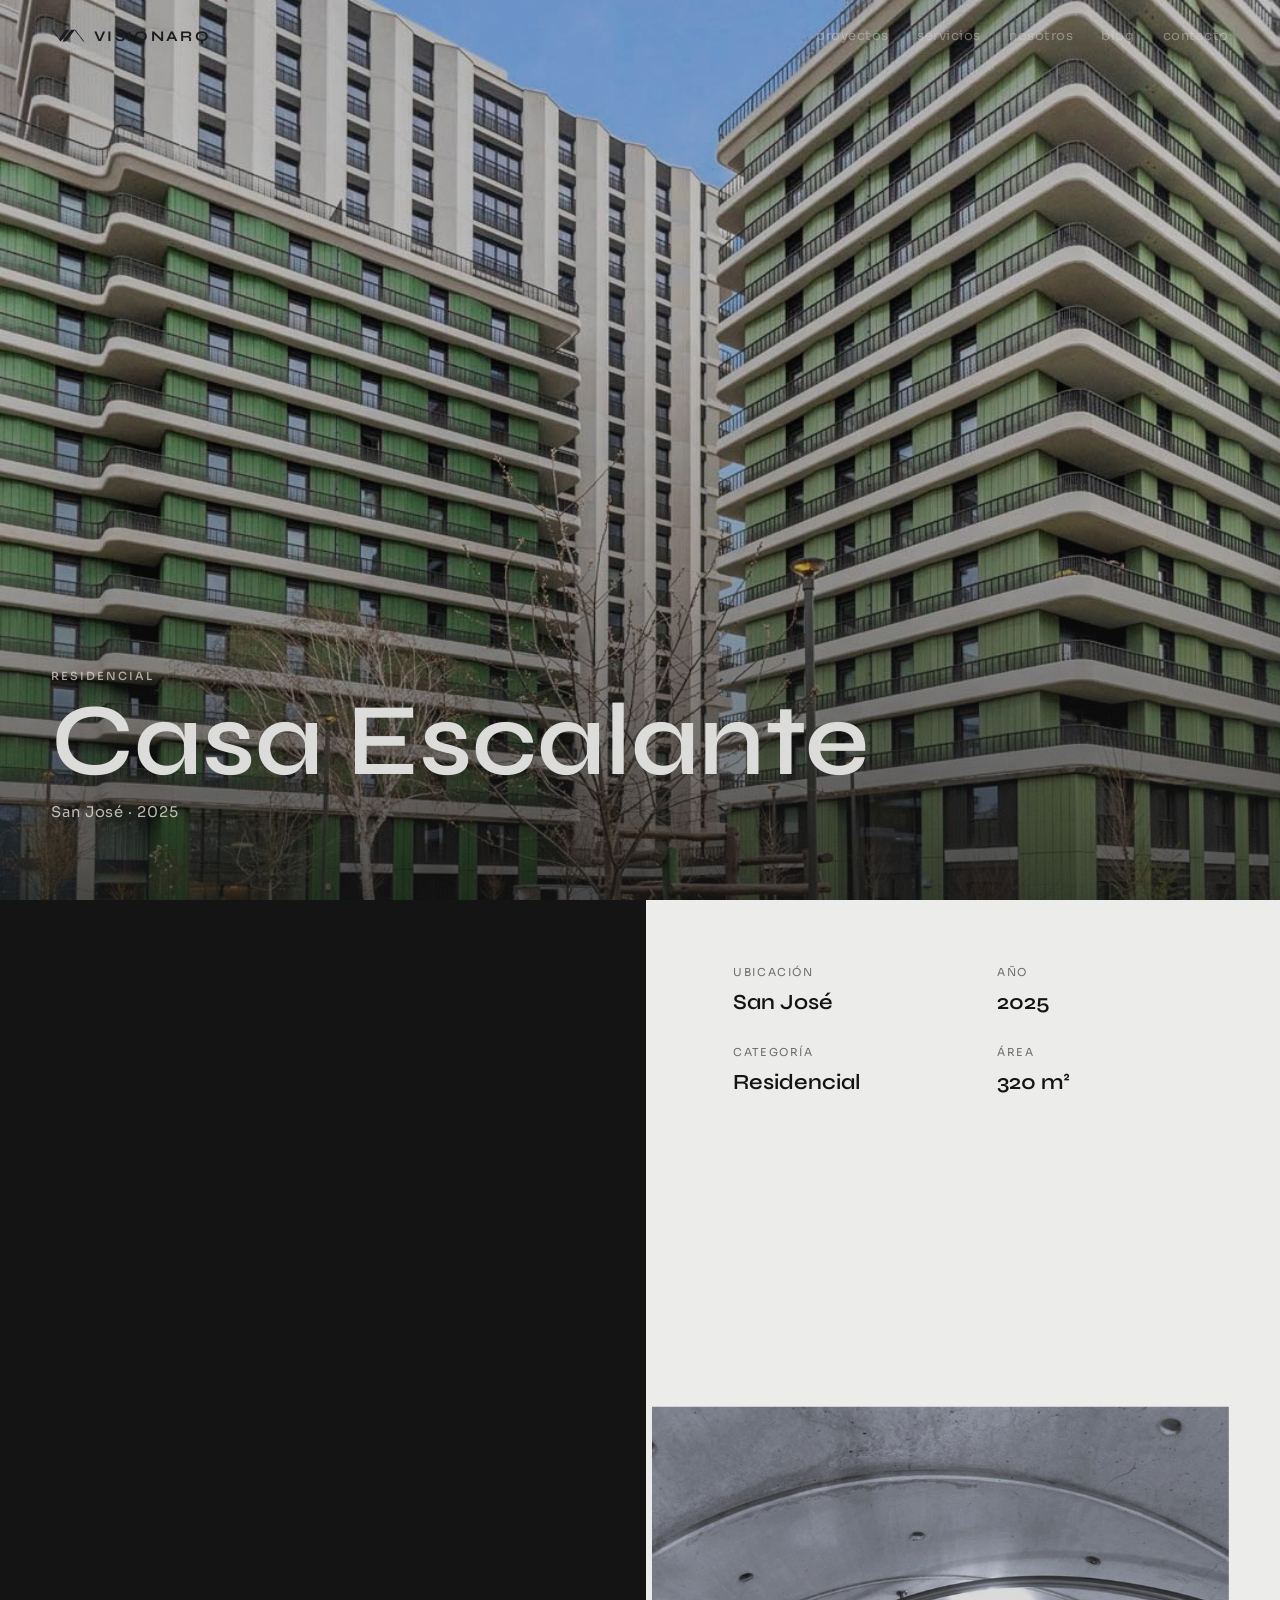
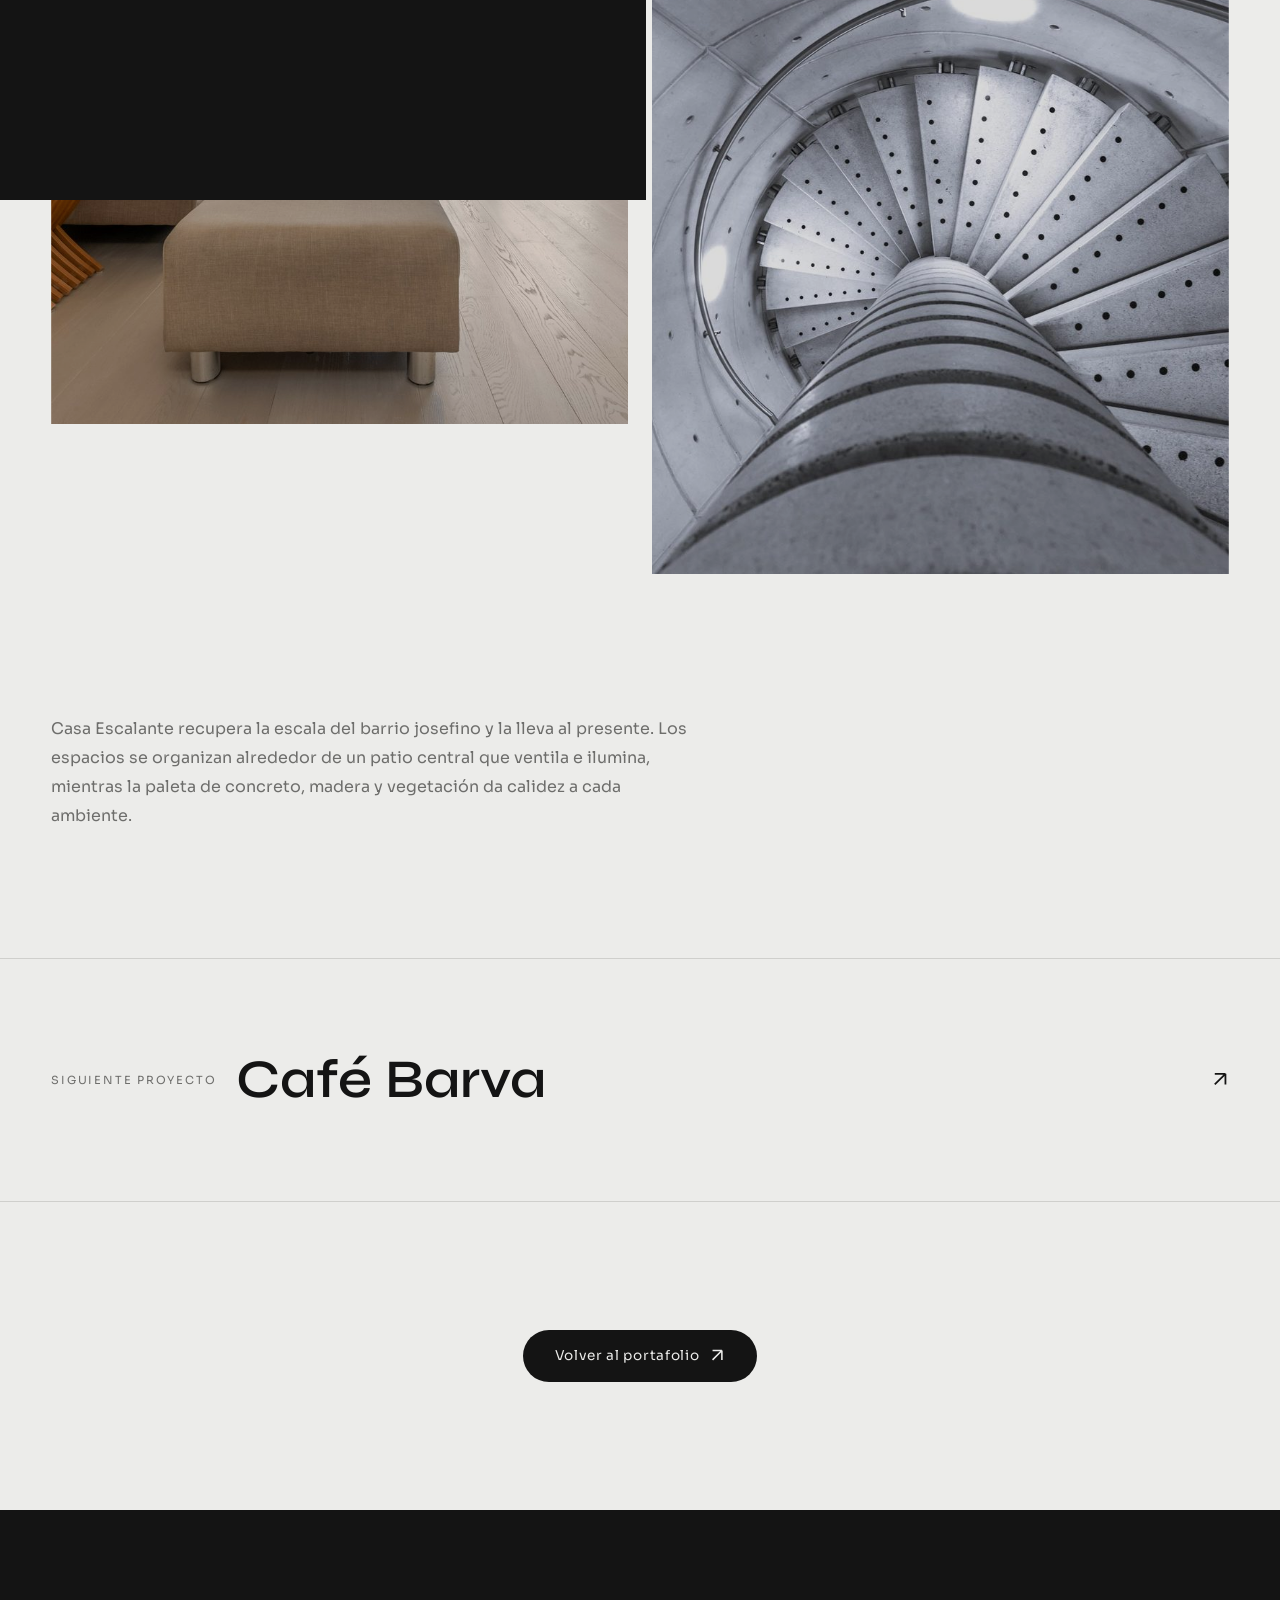
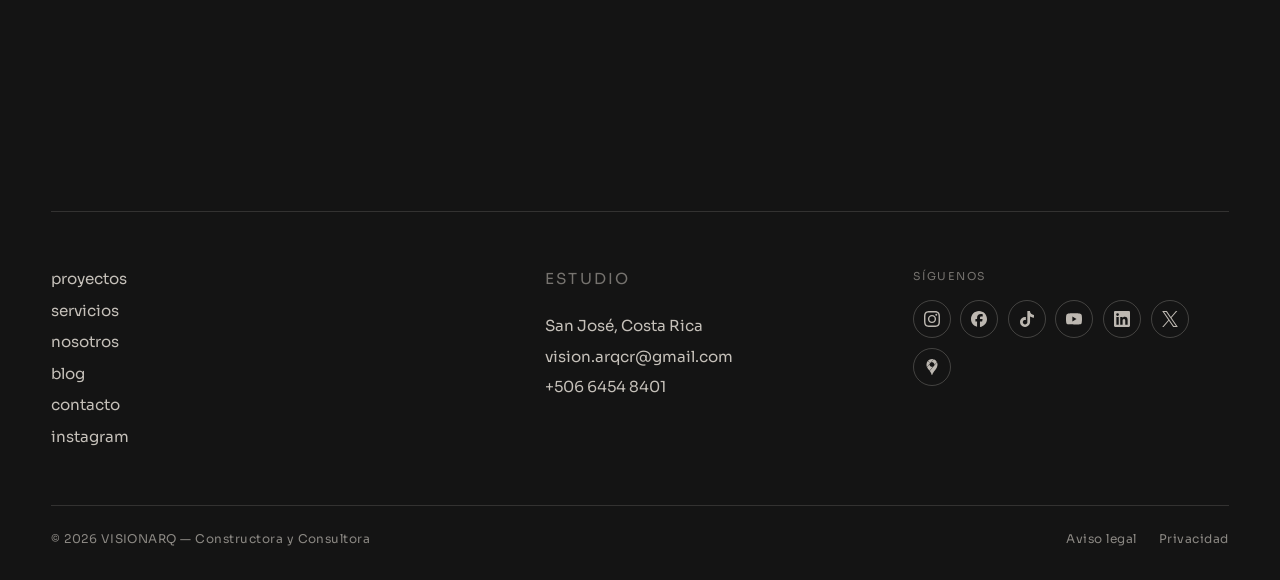
<file: proyecto.html>
<!DOCTYPE html>
<html lang="es">
<head>
  <meta charset="UTF-8" />
  <meta name="viewport" content="width=device-width, initial-scale=1" />
  <title>Proyecto · VISIONARQ</title>
  <meta name="description" content="Proyecto de VISIONARQ — constructora, construcción, arquitectura y diseño en Costa Rica." />
  <link rel="icon" href="assets/img/favicon.svg" type="image/svg+xml" />
  <link rel="stylesheet" href="assets/css/style.css" />
</head>
<body>
  <main>
    <article class="proj-detail" id="proj-detail">

      <!-- HERO — imagen a sangre completa con nombre del proyecto -->
      <header class="pd-hero">
        <div class="pd-hero__media">
          <img id="pd-hero-img" src="" alt="" />
        </div>
        <div class="pd-hero__head">
          <p class="eyebrow" id="pd-cat">Residencial</p>
          <h1 class="pd-hero__title" id="pd-title">Proyecto</h1>
          <p class="pd-hero__meta"><span id="pd-place">San José</span> · <span id="pd-year">2025</span></p>
        </div>
      </header>

      <!-- INTRO + ficha -->
      <section class="section section--tight pd-intro">
        <p class="lead reveal" id="pd-lead"></p>
        <div class="pd-facts reveal">
          <div class="pd-fact"><span>Ubicación</span><p id="pd-f-place"></p></div>
          <div class="pd-fact"><span>Año</span><p id="pd-f-year"></p></div>
          <div class="pd-fact"><span>Categoría</span><p id="pd-f-cat"></p></div>
          <div class="pd-fact"><span>Área</span><p id="pd-f-area"></p></div>
        </div>
      </section>

      <!-- GALERÍA -->
      <section class="pd-gallery">
        <div class="reveal-clip pd-gallery__a"><img id="pd-g1" src="" alt="" /></div>
        <div class="reveal-clip pd-gallery__b"><img id="pd-g2" src="" alt="" /></div>
      </section>

      <section class="section section--tight">
        <p class="reveal" id="pd-body" style="max-width:54ch;color:var(--muted);line-height:1.8;"></p>
      </section>

      <!-- SIGUIENTE PROYECTO -->
      <a class="pd-next" id="pd-next" href="portafolio.html">
        <span class="pd-next__label">Siguiente proyecto</span>
        <span class="pd-next__name" id="pd-next-name">—</span>
        <svg width="16" height="16" viewBox="0 0 9 9" fill="none"><path d="M7 1H1M7 1V7M7 1L1 7" stroke="currentColor" stroke-width="1"/></svg>
      </a>

      <section class="section reveal" style="text-align:center;">
        <a class="btn" href="portafolio.html">Volver al portafolio
          <svg width="14" height="14" viewBox="0 0 9 9" fill="none"><path d="M7 1H1M7 1V7M7 1L1 7" stroke="currentColor" stroke-width="1"/></svg>
        </a>
      </section>

    </article>
  </main>

  <script src="assets/js/vendor/gsap.min.js"></script>
  <script src="assets/js/vendor/ScrollTrigger.min.js"></script>
  <script src="assets/js/vendor/Flip.min.js"></script>
  <script src="assets/js/vendor/SplitText.min.js"></script>
  <script src="assets/js/vendor/lenis.min.js"></script>
  <script src="assets/js/main.js"></script>

  <!-- =====================================================
       DATOS Y RELLENO DEL PROYECTO (según ?p=slug)
       ===================================================== -->
  <script>
  (function () {
    var P = {
      "casa-escalante": {
        name: "Casa Escalante", place: "San José", cat: "Residencial", year: "2025",
        area: "320 m²", color: "#DC633F", hero: "assets/img/photos/proyecto-01.jpg",
        g1: "assets/img/photos/proyecto-02.jpg", g2: "assets/img/photos/servicio-interiores.jpg",
        lead: "Una casa de barrio reinterpretada: luz cenital, patios y materiales nobles que envejecen con dignidad.",
        body: "Casa Escalante recupera la escala del barrio josefino y la lleva al presente. Los espacios se organizan alrededor de un patio central que ventila e ilumina, mientras la paleta de concreto, madera y vegetación da calidez a cada ambiente."
      },
      "cafe-barva": {
        name: "Café Barva", place: "Heredia", cat: "Hospitality", year: "2025",
        area: "180 m²", color: "#657B69", hero: "assets/img/photos/proyecto-02.jpg",
        g1: "assets/img/photos/proyecto-03.jpg", g2: "assets/img/photos/servicio-construccion.jpg",
        lead: "Un café de altura donde el grano, la madera y la montaña dialogan en un solo gesto.",
        body: "En las faldas del volcán Barva diseñamos un espacio que celebra el ritual del café. La estructura de madera enmarca vistas a los cafetales y el mobiliario a medida convierte cada rincón en una invitación a quedarse."
      },
      "torre-sabana": {
        name: "Torre Sabana", place: "San José", cat: "Comercial", year: "2024",
        area: "4 200 m²", color: "#8B9EC1", hero: "assets/img/photos/proyecto-03.jpg",
        g1: "assets/img/photos/proyecto-05.jpg", g2: "assets/img/photos/servicio-arquitectura.jpg",
        lead: "Oficinas frente al parque metropolitano: una fachada que respira y vistas que trabajan.",
        body: "Torre Sabana propone un edificio de oficinas eficiente y luminoso. La doble piel filtra el sol del oeste, los núcleos se concentran para liberar plantas diáfanas y las terrazas extienden el trabajo hacia el verde de La Sabana."
      },
      "villa-pacifico": {
        name: "Villa Pacífico", place: "Guanacaste", cat: "Residencial", year: "2024",
        area: "410 m²", color: "#CCB598", hero: "assets/img/photos/proyecto-04.jpg",
        g1: "assets/img/photos/proyecto-07.jpg", g2: "assets/img/photos/servicio-interiores.jpg",
        lead: "Una villa que se abre al Pacífico: brisa cruzada, sombra profunda y agua que refresca.",
        body: "Pensada para el clima seco de Guanacaste, Villa Pacífico apuesta por aleros generosos, ventilación cruzada y un espejo de agua que regula la temperatura. El interior y el exterior se funden en una sola experiencia."
      },
      "los-yoses": {
        name: "Apartamento Los Yoses", place: "San José", cat: "Interiores", year: "2024",
        area: "120 m²", color: "#B3A696", hero: "assets/img/photos/proyecto-05.jpg",
        g1: "assets/img/photos/proyecto-06.jpg", g2: "assets/img/photos/servicio-interiores.jpg",
        lead: "Un apartamento de los años setenta devuelto a la luz, con carpintería a medida y tonos cálidos.",
        body: "Reorganizamos por completo la planta para ganar luz y fluidez. La carpintería a medida ordena el espacio y una paleta cálida de maderas y textiles devuelve el carácter a este apartamento de Los Yoses."
      },
      "hotel-monteverde": {
        name: "Hotel Monteverde", place: "Puntarenas", cat: "Hospitality", year: "2023",
        area: "1 600 m²", color: "#918F7A", hero: "assets/img/photos/proyecto-06.jpg",
        g1: "assets/img/photos/proyecto-04.jpg", g2: "assets/img/photos/servicio-construccion.jpg",
        lead: "Un refugio entre la niebla: madera local, grandes ventanales y silencio.",
        body: "En el bosque nuboso de Monteverde diseñamos un hotel que casi desaparece entre los árboles. La madera local, las pasarelas elevadas y los ventanales enmarcan la naturaleza sin interrumpirla."
      },
      "casa-cedros": {
        name: "Casa Cedros", place: "Cartago", cat: "Residencial", year: "2023",
        area: "280 m²", color: "#B19B68", hero: "assets/img/photos/proyecto-07.jpg",
        g1: "assets/img/photos/proyecto-01.jpg", g2: "assets/img/photos/servicio-arquitectura.jpg",
        lead: "Una casa de montaña hecha de piedra, madera y chimenea para el frío cartaginés.",
        body: "Casa Cedros responde al clima fresco de Cartago con muros de piedra que acumulan calor, una chimenea central y grandes vidrios al sur. La arquitectura abraza, protege y enmarca el paisaje de montaña."
      },
      "oficinas-escazu": {
        name: "Oficinas Escazú", place: "San José", cat: "Comercial", year: "2023",
        area: "950 m²", color: "#4E6D73", hero: "assets/img/photos/proyecto-08.jpg",
        g1: "assets/img/photos/proyecto-03.jpg", g2: "assets/img/photos/servicio-consultoria.jpg",
        lead: "Espacios de trabajo flexibles donde la luz, la planta y la madera bajan el ritmo.",
        body: "Para estas oficinas en Escazú diseñamos un entorno de trabajo amable: plantas diáfanas y reconfigurables, abundante vegetación interior y acabados en madera que suavizan la jornada y favorecen la concentración."
      }
    };

    var ORDER = ["casa-escalante","cafe-barva","torre-sabana","villa-pacifico","los-yoses","hotel-monteverde","casa-cedros","oficinas-escazu"];

    function slug() {
      var m = location.search.match(/[?&]p=([^&]+)/);
      return m ? decodeURIComponent(m[1]) : ORDER[0];
    }

    function set(id, val) { var el = document.getElementById(id); if (el) el.textContent = val; }
    function img(id, src, alt) { var el = document.getElementById(id); if (el) { el.src = src; el.alt = alt || ""; } }

    var key = slug();
    var p = P[key] || P[ORDER[0]];

    document.title = p.name + " · VISIONARQ";
    img("pd-hero-img", p.hero, p.name);
    set("pd-cat", p.cat);
    set("pd-title", p.name);
    set("pd-place", p.place);
    set("pd-year", p.year);
    set("pd-lead", p.lead);
    set("pd-f-place", p.place);
    set("pd-f-year", p.year);
    set("pd-f-cat", p.cat);
    set("pd-f-area", p.area);
    img("pd-g1", p.g1, p.name);
    img("pd-g2", p.g2, p.name);
    set("pd-body", p.body);

    // color de acento del proyecto (para el degradado del hero)
    var detail = document.getElementById("proj-detail");
    if (detail) detail.style.setProperty("--accent", p.color);

    // siguiente proyecto
    var idx = ORDER.indexOf(key);
    var nextKey = ORDER[(idx + 1) % ORDER.length];
    var next = P[nextKey];
    var nextEl = document.getElementById("pd-next");
    if (nextEl && next) {
      nextEl.setAttribute("href", "proyecto.html?p=" + nextKey);
      nextEl.setAttribute("data-accent", next.color);
      set("pd-next-name", next.name);
    }
  })();
  </script>
</body>
</html>
</file>
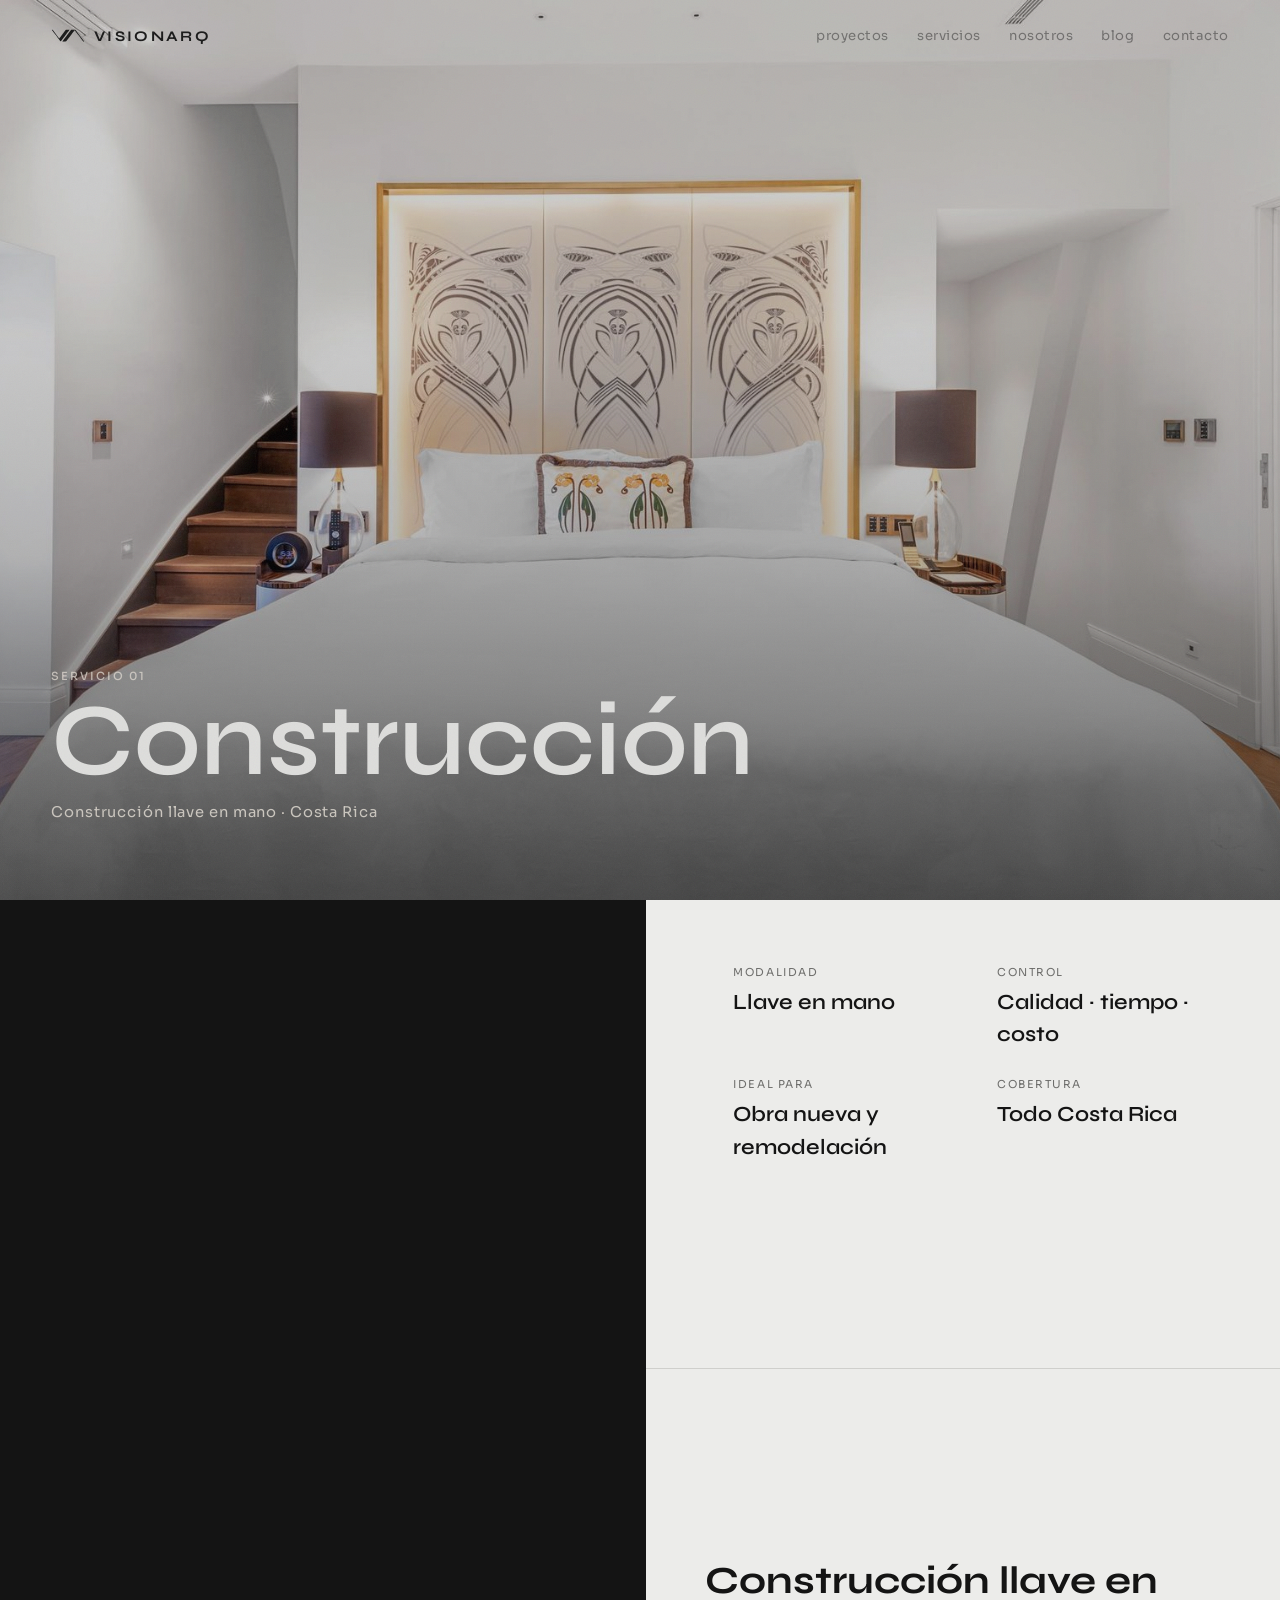
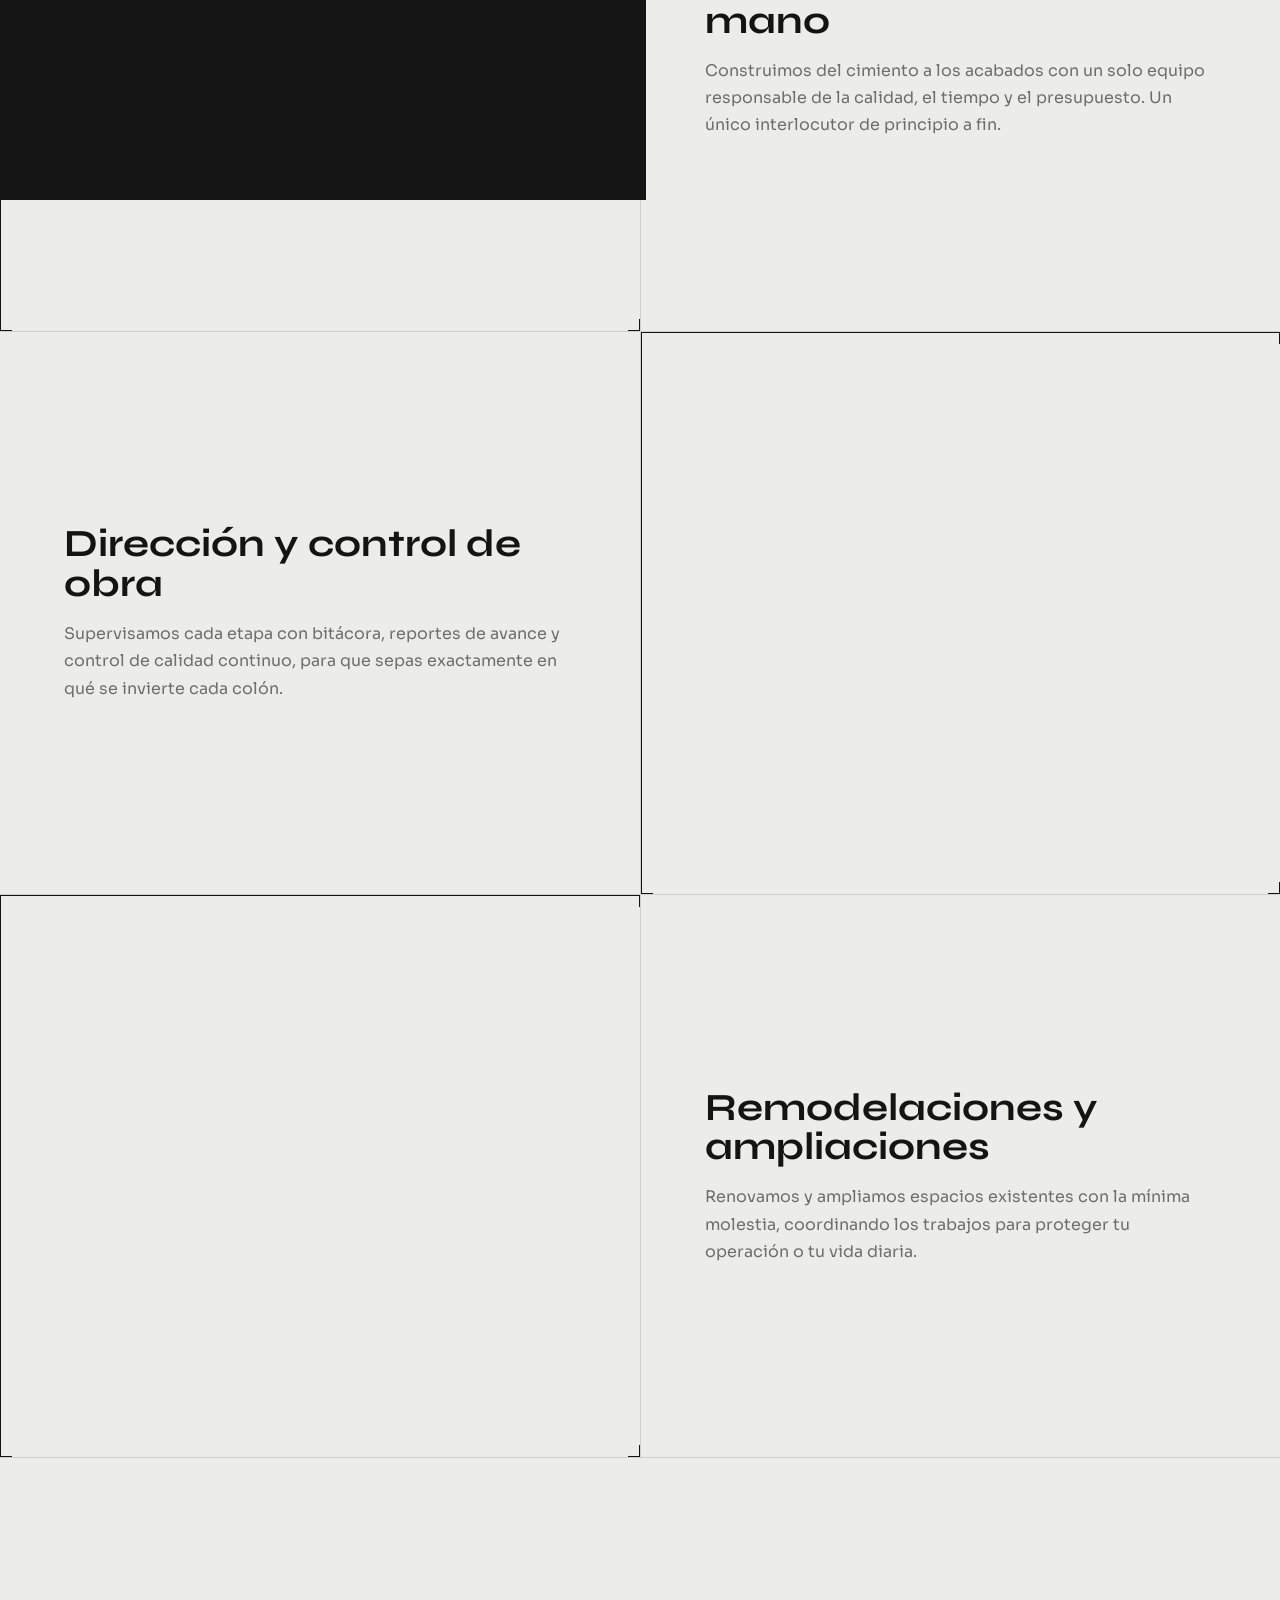
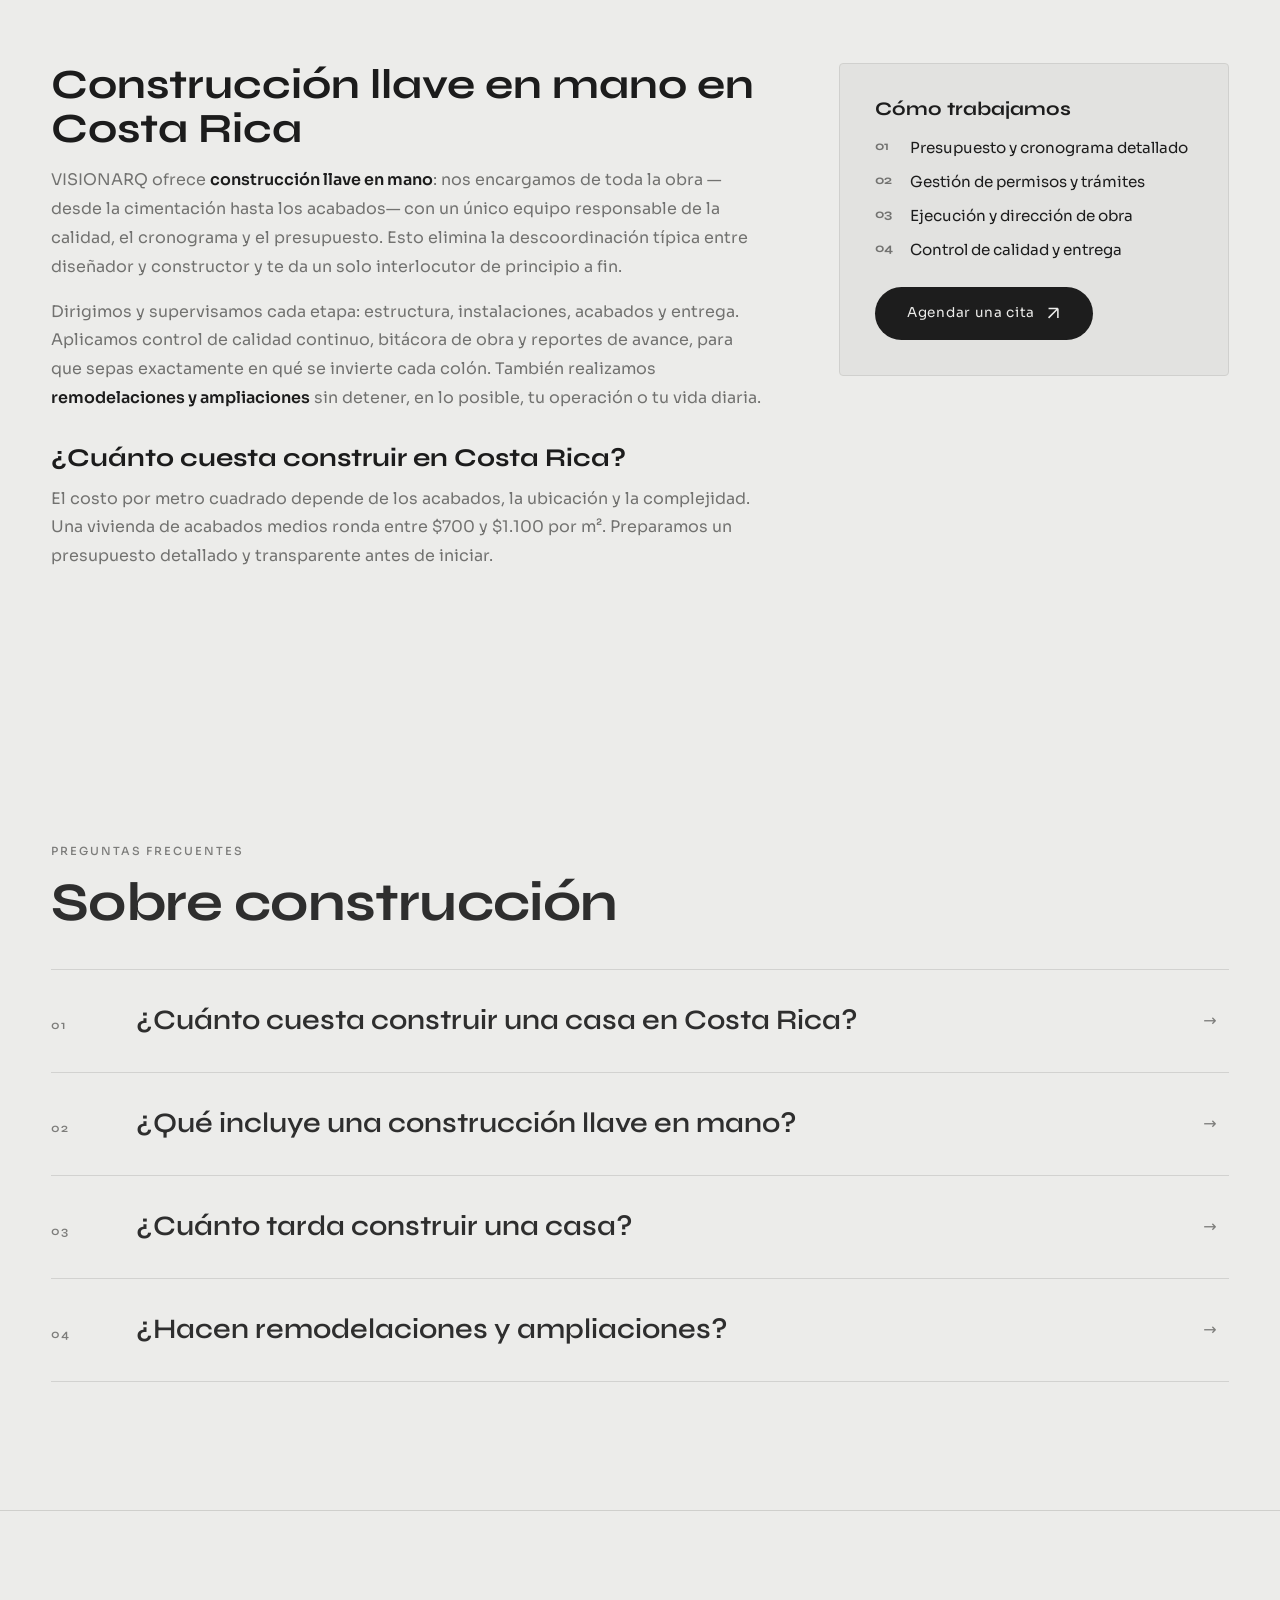
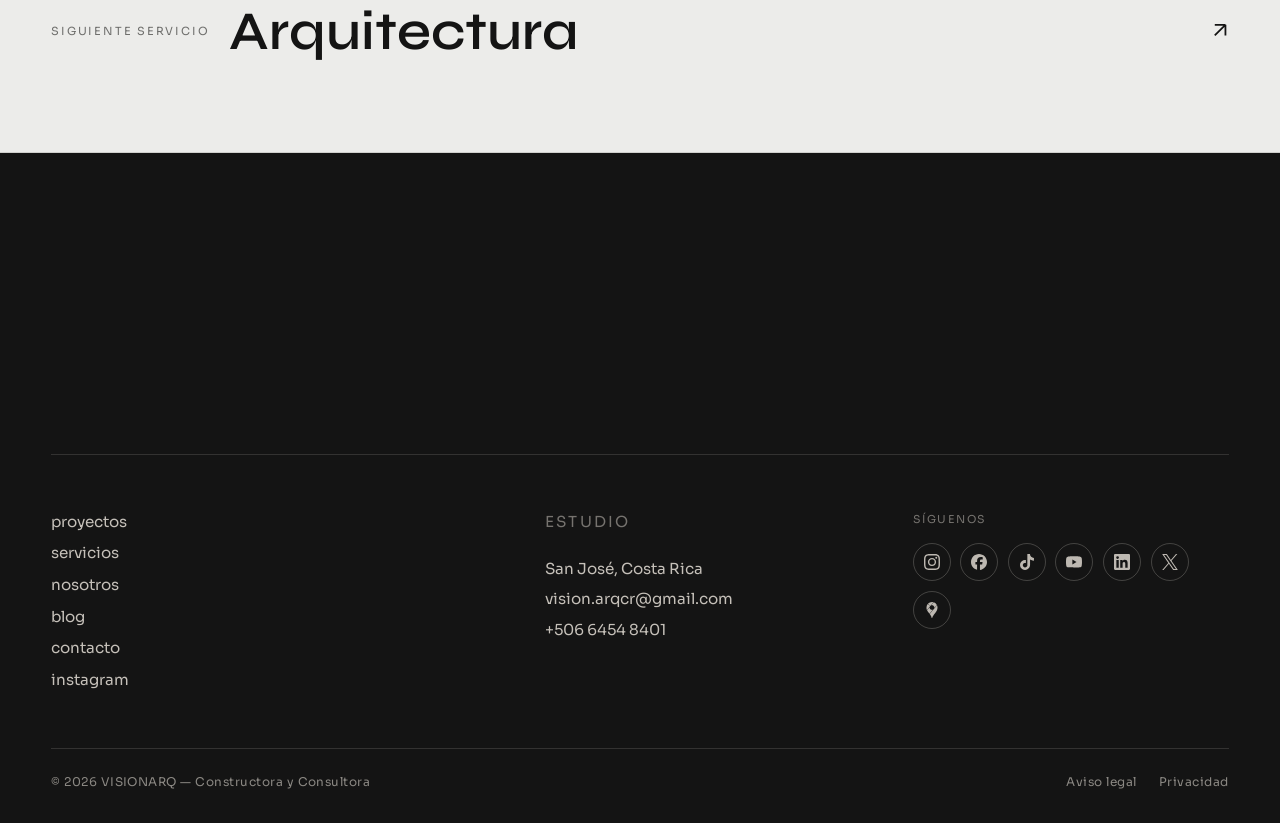
<file: servicio.html>
<!DOCTYPE html>
<html lang="es">
<head>
  <meta charset="UTF-8" />
  <meta name="viewport" content="width=device-width, initial-scale=1" />
  <title>Servicio · VISIONARQ</title>
  <meta name="description" content="Servicio de VISIONARQ — constructora, construcción, arquitectura y diseño en Costa Rica." />
  <link rel="icon" href="assets/img/favicon.svg" type="image/svg+xml" />
  <link rel="stylesheet" href="assets/css/style.css" />
</head>
<body>
  <main>
    <article class="proj-detail svc-detail" id="svc-detail">

      <!-- HERO -->
      <header class="pd-hero">
        <div class="pd-hero__media"><img id="sv-hero" src="" alt="" /></div>
        <div class="pd-hero__head">
          <p class="eyebrow" id="sv-kicker">Servicio</p>
          <h1 class="pd-hero__title" id="sv-title">Servicio</h1>
          <p class="pd-hero__meta" id="sv-sub"></p>
        </div>
      </header>

      <!-- INTRO -->
      <section class="section section--tight pd-intro">
        <p class="lead reveal" id="sv-lead"></p>
        <div class="pd-facts reveal" id="sv-facts"></div>
      </section>

      <!-- DETALLE — filas alternas foto/texto (foto izq, foto der, foto izq) -->
      <section class="svc-rows" id="sv-rows" aria-label="Detalle del servicio"></section>

      <!-- CONTENIDO SEO -->
      <section class="section svc-seo">
        <div class="svc-seo__grid">
          <div class="svc-seo__main reveal" id="sv-seo"></div>
          <aside class="svc-seo__aside reveal">
            <h3 id="sv-aside-title">Cómo trabajamos</h3>
            <ul id="sv-steps"></ul>
            <a class="btn" href="contacto.html">Agendar una cita
              <svg width="14" height="14" viewBox="0 0 9 9" fill="none"><path d="M7 1H1M7 1V7M7 1L1 7" stroke="currentColor" stroke-width="1"/></svg>
            </a>
          </aside>
        </div>
      </section>

      <!-- FAQ específica (AEO) -->
      <section class="section svc-faq reveal" aria-label="Preguntas frecuentes">
        <p class="eyebrow">Preguntas frecuentes</p>
        <h2 class="display" style="font-size:clamp(1.8rem,5vw,3.4rem);margin-top:1rem;" id="sv-faq-title">Lo que más preguntan.</h2>
        <div class="qa"><div class="qa-list" id="sv-qa-list"></div><div class="qa-answers" id="sv-qa-answers" hidden></div></div>
      </section>

      <!-- SIGUIENTE SERVICIO -->
      <a class="pd-next" id="sv-next" href="servicios.html">
        <span class="pd-next__label">Siguiente servicio</span>
        <span class="pd-next__name" id="sv-next-name">—</span>
        <svg width="16" height="16" viewBox="0 0 9 9" fill="none"><path d="M7 1H1M7 1V7M7 1L1 7" stroke="currentColor" stroke-width="1"/></svg>
      </a>
    </article>
  </main>

  <script type="application/ld+json" id="sv-faqschema"></script>

  <script src="assets/js/vendor/gsap.min.js"></script>
  <script src="assets/js/vendor/ScrollTrigger.min.js"></script>
  <script src="assets/js/vendor/Flip.min.js"></script>
  <script src="assets/js/vendor/SplitText.min.js"></script>
  <script src="assets/js/vendor/lenis.min.js"></script>
  <script src="assets/js/main.js"></script>

  <script>
  (function () {
    var IMG = "assets/img/photos/";
    var S = {
      "arquitectura": {
        kicker: "Servicio 02", name: "Arquitectura", sub: "Diseño arquitectónico a la medida · Costa Rica",
        hero: IMG+"servicio-arquitectura.jpg", color:"#1E1E1E",
        lead: "Diseñamos arquitectura atemporal y bien resuelta: estudiamos el terreno, la luz y la forma de vivir de cada cliente para crear espacios que perduran.",
        facts: [["Entregables","Planos, 3D, detalles"],["Plazo típico","6–10 semanas"],["Ideal para","Casas, comercios, oficinas"],["Cobertura","Todo Costa Rica"]],
        gallery: [IMG+"proyecto-01.jpg",IMG+"proyecto-03.jpg",IMG+"servicio-interiores.jpg",IMG+"proyecto-05.jpg",IMG+"proyecto-07.jpg"],
        seo: "<h2>Diseño arquitectónico en Costa Rica</h2><p>En VISIONARQ desarrollamos <b>proyectos de arquitectura a la medida</b> en San José y todo Costa Rica: vivienda unifamiliar, remodelaciones, locales comerciales y oficinas. Cada diseño nace de un análisis riguroso del terreno, el clima tropical, la orientación solar y la normativa municipal, para lograr espacios eficientes, luminosos y de bajo mantenimiento.</p><p>Nuestro proceso de <b>diseño arquitectónico</b> incluye anteproyecto, planos constructivos, modelado 3D y la documentación necesaria para tramitar permisos. Trabajamos con materiales honestos y soluciones pasivas —ventilación cruzada, sombra y aprovechamiento de la luz natural— que reducen el consumo energético y mejoran la calidad de vida.</p><h3>¿Por qué contratar un estudio de arquitectura?</h3><p>Un buen diseño arquitectónico protege tu inversión, evita errores costosos en obra y aumenta el valor de la propiedad. Al integrar arquitectura y construcción bajo un mismo equipo, garantizamos coherencia entre lo que se dibuja y lo que se construye.</p>",
        steps: ["Levantamiento y análisis del terreno","Anteproyecto y diseño conceptual","Planos constructivos y detalles","Modelado 3D y visualización"],
        faqs: [
          ["¿Cuánto cuesta un diseño arquitectónico en Costa Rica?","El costo del diseño suele calcularse como un porcentaje del valor de la obra o por metro cuadrado. Para vivienda ronda entre el 5% y el 10% del costo de construcción. Ofrecemos una primera consulta sin costo para darte un presupuesto claro."],
          ["¿Cuánto tarda el diseño de una casa?","Un anteproyecto residencial toma de 6 a 10 semanas, según la complejidad y la rapidez de las aprobaciones. Te entregamos un cronograma realista desde el inicio."],
          ["¿Es obligatorio contratar un arquitecto colegiado?","Sí. En Costa Rica los planos para permiso de construcción deben llevar la firma de un profesional colegiado (CFIA). Trabajar con un arquitecto también te protege legal y técnicamente."],
          ["¿Diseñan en todo el país?","Sí. Nuestro estudio está en San José y desarrollamos proyectos en Guanacaste, el Pacífico, Heredia, Alajuela, Cartago y la Zona Norte."]
        ]
      },
      "construccion": {
        kicker: "Servicio 01", name: "Construcción", sub: "Construcción llave en mano · Costa Rica",
        hero: IMG+"servicio-construccion.jpg", color:"#2C2C2C",
        lead: "Ejecutamos y dirigimos la obra con control absoluto de calidad, tiempos y presupuesto. Un solo equipo responsable, del diseño a la entrega de llaves.",
        facts: [["Modalidad","Llave en mano"],["Control","Calidad · tiempo · costo"],["Ideal para","Obra nueva y remodelación"],["Cobertura","Todo Costa Rica"]],
        gallery: [IMG+"servicio-construccion.jpg",IMG+"proyecto-05.jpg",IMG+"proyecto-07.jpg",IMG+"proyecto-01.jpg",IMG+"proyecto-04.jpg"],
        seo: "<h2>Construcción llave en mano en Costa Rica</h2><p>VISIONARQ ofrece <b>construcción llave en mano</b>: nos encargamos de toda la obra —desde la cimentación hasta los acabados— con un único equipo responsable de la calidad, el cronograma y el presupuesto. Esto elimina la descoordinación típica entre diseñador y constructor y te da un solo interlocutor de principio a fin.</p><p>Dirigimos y supervisamos cada etapa: estructura, instalaciones, acabados y entrega. Aplicamos control de calidad continuo, bitácora de obra y reportes de avance, para que sepas exactamente en qué se invierte cada colón. También realizamos <b>remodelaciones y ampliaciones</b> sin detener, en lo posible, tu operación o tu vida diaria.</p><h3>¿Cuánto cuesta construir en Costa Rica?</h3><p>El costo por metro cuadrado depende de los acabados, la ubicación y la complejidad. Una vivienda de acabados medios ronda entre $700 y $1.100 por m². Preparamos un presupuesto detallado y transparente antes de iniciar.</p>",
        steps: ["Presupuesto y cronograma detallado","Gestión de permisos y trámites","Ejecución y dirección de obra","Control de calidad y entrega"],
        faqs: [
          ["¿Cuánto cuesta construir una casa en Costa Rica?","Una vivienda con acabados medios oscila entre $700 y $1.100 por metro cuadrado, según ubicación y diseño. Te entregamos un presupuesto detallado tras evaluar tu proyecto."],
          ["¿Qué incluye una construcción llave en mano?","Incluye diseño (o uso de tu diseño), permisos, ejecución completa de la obra, dirección, control de calidad y entrega final lista para habitar. Un solo equipo responsable de todo."],
          ["¿Cuánto tarda construir una casa?","Según escala y complejidad, de 6 meses a más de un año. Definimos un cronograma realista desde el inicio y reportamos el avance."],
          ["¿Hacen remodelaciones y ampliaciones?","Sí. Realizamos remodelaciones, ampliaciones y obra nueva, coordinando los trabajos para minimizar molestias."]
        ]
      },
      "interiores": {
        kicker: "Servicio 03", name: "Diseño de interiores", sub: "Interiorismo y diseño a medida · Costa Rica",
        hero: IMG+"servicio-interiores.jpg", color:"#242424",
        lead: "Creamos ambientes cálidos, funcionales y con carácter. Seleccionamos materiales, mobiliario e iluminación para que cada espacio cuente tu historia.",
        facts: [["Incluye","Concepto, materiales, mobiliario"],["A medida","Carpintería y luminarias"],["Ideal para","Casa, oficina, hospitality"],["Cobertura","Todo Costa Rica"]],
        gallery: [IMG+"servicio-interiores.jpg",IMG+"proyecto-02.jpg",IMG+"proyecto-06.jpg",IMG+"proyecto-04.jpg",IMG+"proyecto-08.jpg"],
        seo: "<h2>Diseño de interiores en Costa Rica</h2><p>Nuestro servicio de <b>interiorismo</b> abarca el concepto espacial, la paleta de materiales y acabados, la selección de mobiliario y luminarias, el diseño de cocinas y baños y la supervisión de la instalación. Diseñamos ambientes que se sienten propios: cálidos, funcionales y pensados para el clima tropical.</p><p>Trabajamos con <b>carpintería y mobiliario a medida</b> y con proveedores locales e internacionales para lograr exactamente lo que imaginaste. Cuidamos la iluminación —natural y artificial— porque es la que da atmósfera, profundidad y elegancia a cada espacio.</p><h3>¿Qué incluye el servicio de diseño de interiores?</h3><p>Concepto y moodboard, paleta de materiales, planos de mobiliario e iluminación, diseño a medida y styling final. Te acompañamos hasta el último detalle.</p>",
        steps: ["Concepto y paleta de materiales","Selección de mobiliario y luminarias","Diseño a medida (carpintería)","Styling y entrega final"],
        faqs: [
          ["¿Qué incluye el servicio de diseño de interiores?","Concepto espacial, paleta de materiales y acabados, selección de mobiliario y luminarias, diseño de cocinas y baños, carpintería a medida y supervisión de la instalación."],
          ["¿Cuánto cuesta contratar un diseñador de interiores en Costa Rica?","Depende del alcance: por ambiente, por proyecto completo o por metro cuadrado. Hacemos una propuesta a tu medida tras una primera reunión sin costo."],
          ["¿Puedo contratar solo el diseño de interiores sin construcción?","Sí. Puedes contratar únicamente el interiorismo, o combinarlo con arquitectura y construcción para un resultado totalmente integrado."],
          ["¿Trabajan con mobiliario a medida?","Sí. Diseñamos carpintería y mobiliario a medida y coordinamos su fabricación con talleres de confianza."]
        ]
      },
      "consultoria": {
        kicker: "Servicio 04", name: "Consultoría", sub: "Asesoría, permisos y factibilidad · Costa Rica",
        hero: IMG+"servicio-consultoria.jpg", color:"#383838",
        lead: "¿No sabes por dónde empezar? Te asesoramos con criterio técnico para tomar las mejores decisiones antes y durante tu proyecto.",
        facts: [["Incluye","Planes maestros y factibilidad"],["Trámites","Permisos municipales"],["Ideal para","Inversionistas y propietarios"],["Cobertura","Todo Costa Rica"]],
        gallery: [IMG+"servicio-consultoria.jpg",IMG+"proyecto-03.jpg",IMG+"proyecto-08.jpg",IMG+"servicio-arquitectura.jpg",IMG+"proyecto-06.jpg"],
        seo: "<h2>Consultoría en arquitectura y construcción</h2><p>Ofrecemos <b>consultoría técnica</b> para que tomes decisiones informadas: planes maestros, estudios de factibilidad, análisis de terrenos, presupuestos preliminares y gestión de <b>permisos y trámites municipales</b> en Costa Rica. Ideal si estás evaluando una inversión, comprando un lote o necesitas una segunda opinión profesional.</p><p>También realizamos peritajes y revisiones de proyectos en curso. Nuestro objetivo es anticipar riesgos, optimizar costos y proteger el calendario antes de que comiencen los problemas en obra.</p><h3>¿Necesito permisos para construir en Costa Rica?</h3><p>Sí. La mayoría de obras requieren permiso municipal y cumplimiento del CFIA. Gestionamos los trámites y te explicamos cada requisito con claridad.</p>",
        steps: ["Análisis de terreno y factibilidad","Plan maestro y presupuesto","Gestión de permisos y trámites","Peritajes y segundas opiniones"],
        faqs: [
          ["¿Necesito permisos para construir o remodelar en Costa Rica?","La mayoría de obras requieren permiso municipal y la firma de un profesional colegiado (CFIA). Nosotros gestionamos los trámites por ti."],
          ["¿Qué es un estudio de factibilidad?","Es un análisis técnico y económico que determina si un proyecto es viable en un terreno dado: usos permitidos, costos estimados, riesgos y retorno. Te ayuda a decidir antes de invertir."],
          ["¿Pueden dar una segunda opinión sobre mi proyecto?","Sí. Revisamos proyectos en curso, planos o presupuestos y te damos una opinión técnica independiente."],
          ["¿Cuánto cuesta una consultoría?","Depende del alcance. Para casos puntuales ofrecemos sesiones de asesoría; para proyectos mayores, una propuesta a medida. La primera conversación es sin costo."]
        ]
      }
    };
    /* Filas alternas (foto + texto) por servicio — 3 filas cada uno. */
    var ROWS = {
      "arquitectura": [
        ["Diseño a la medida","Cada proyecto de arquitectura parte del terreno, la luz y la forma de vivir del cliente. Diseñamos casas, oficinas y locales comerciales eficientes, luminosos y atemporales en San José y todo Costa Rica."],
        ["Del boceto al plano","Desarrollamos anteproyecto, planos constructivos, detalles y modelado 3D. Documentamos todo lo necesario para tramitar permisos y construir sin sorpresas."],
        ["Arquitectura para el trópico","Aplicamos estrategias pasivas —ventilación cruzada, sombra y aprovechamiento de la luz natural— que reducen el consumo energético y mejoran el confort en el clima costarricense."]
      ],
      "construccion": [
        ["Construcción llave en mano","Construimos del cimiento a los acabados con un solo equipo responsable de la calidad, el tiempo y el presupuesto. Un único interlocutor de principio a fin."],
        ["Dirección y control de obra","Supervisamos cada etapa con bitácora, reportes de avance y control de calidad continuo, para que sepas exactamente en qué se invierte cada colón."],
        ["Remodelaciones y ampliaciones","Renovamos y ampliamos espacios existentes con la mínima molestia, coordinando los trabajos para proteger tu operación o tu vida diaria."]
      ],
      "interiores": [
        ["Ambientes con carácter","Diseñamos interiores cálidos y funcionales: concepto espacial, paleta de materiales y una atmósfera pensada para el clima tropical."],
        ["Mobiliario y carpintería a medida","Seleccionamos mobiliario, luminarias y textiles, y diseñamos carpintería a medida para lograr exactamente lo que imaginaste."],
        ["La luz como material","Cuidamos la iluminación natural y artificial —la que da atmósfera, profundidad y elegancia— hasta el styling y la entrega final."]
      ],
      "consultoria": [
        ["Decisiones con criterio técnico","Te asesoramos antes de invertir: planes maestros, estudios de factibilidad y análisis de terreno para decidir con información clara."],
        ["Permisos y trámites","Gestionamos permisos municipales y requisitos del CFIA, anticipando los trámites para proteger tu calendario y tu presupuesto."],
        ["Peritajes y segundas opiniones","Revisamos proyectos, planos y presupuestos en curso y te damos una opinión técnica independiente para reducir riesgos."]
      ]
    };
    var ORDER = ["construccion","arquitectura","interiores","consultoria"];
    function slug(){ var m=location.search.match(/[?&]s=([^&]+)/); return m?decodeURIComponent(m[1]):ORDER[0]; }
    function el(id){ return document.getElementById(id); }

    var key = slug(); var p = S[key] || S[ORDER[0]];
    document.title = p.name + " · VISIONARQ";
    el("svc-detail").style.setProperty("--accent", p.color);
    el("sv-hero").src = p.hero; el("sv-hero").alt = p.name;
    el("sv-kicker").textContent = p.kicker;
    el("sv-title").textContent = p.name;
    el("sv-sub").textContent = p.sub;
    el("sv-lead").textContent = p.lead;
    el("sv-facts").innerHTML = p.facts.map(function(f){ return '<div class="pd-fact"><span>'+f[0]+'</span><p>'+f[1]+'</p></div>'; }).join("");
    var rowData = ROWS[key] || ROWS[ORDER[0]];
    el("sv-rows").innerHTML = rowData.map(function(r,i){
      var img = p.gallery[i % p.gallery.length];
      var media =
        '<div class="svc-row__media">'+
          '<div class="cad" data-w="1920" data-h="1280">'+
            '<div class="cad__img"><img src="'+img+'" alt="'+p.name+' — '+r[0]+'" loading="lazy"/></div>'+
            '<span class="cad__fx cad__fx--v"></span><span class="cad__fx cad__fx--h"></span>'+
            '<span class="cad__mv cad__mv--v"></span><span class="cad__mv cad__mv--h"></span>'+
            '<span class="cad__pt"></span>'+
            '<span class="cad__corner cad__corner--tl"></span><span class="cad__corner cad__corner--tr"></span>'+
            '<span class="cad__corner cad__corner--bl"></span><span class="cad__corner cad__corner--br"></span>'+
            '<span class="cad__num cad__num--x">W<b class="cad__vx">0000</b></span>'+
            '<span class="cad__num cad__num--y">H<b class="cad__vy">0000</b></span>'+
          '</div>'+
        '</div>';
      var text = '<div class="svc-row__text"><h2 class="svc-row__title">'+r[0]+'</h2><p class="svc-row__desc">'+r[1]+'</p></div>';
      return '<div class="svc-row'+(i % 2 ? ' svc-row--rev' : '')+'">'+ media + text +'</div>';
    }).join("");

    /* Regla tipo AutoCAD (estilo Enerblock cross-image): el cursor/cruz agarra
       la esquina sup-izq y, al hacer scroll, arrastra una regla (líneas guía)
       que revela la foto hasta llenar todo el marco; los números W/H cuentan
       los "píxeles". Se rearma en cada carga (incl. AJAX). */
    function initCad() {
      if (window.__cadST) { window.__cadST.forEach(function (t) { try { t.kill(); } catch (e) {} }); }
      window.__cadST = [];
      if (!window.gsap || !window.ScrollTrigger) return;
      var reduce = window.matchMedia && window.matchMedia("(prefers-reduced-motion: reduce)").matches;
      var mobile = window.matchMedia && window.matchMedia("(max-width: 760px)").matches;
      document.querySelectorAll(".cad").forEach(function (cad) {
        var im  = cad.querySelector(".cad__img");
        var mvv = cad.querySelector(".cad__mv--v"), mvh = cad.querySelector(".cad__mv--h");
        var pt  = cad.querySelector(".cad__pt");
        var nx  = cad.querySelector(".cad__num--x"), ny = cad.querySelector(".cad__num--y");
        var vx  = cad.querySelector(".cad__vx"), vy = cad.querySelector(".cad__vy");
        var W = parseInt(cad.getAttribute("data-w"), 10) || 1920;
        var H = parseInt(cad.getAttribute("data-h"), 10) || 1280;
        var pad = function (n) { n = String(Math.round(n)); while (n.length < 4) n = "0" + n; return n; };
        function setP(p) {
          var inv = ((1 - p) * 100).toFixed(2);
          im.style.clipPath = "inset(0% " + inv + "% " + inv + "% 0%)";  // anclado arriba-izquierda
          var pos = (p * 100).toFixed(3) + "%";
          mvv.style.left = pos; mvh.style.top = pos;
          pt.style.left = pos; pt.style.top = pos;
          nx.style.left = pos; nx.style.top = pos;
          ny.style.left = pos; ny.style.top = pos;
          if (vx) vx.textContent = pad(p * W);
          if (vy) vy.textContent = pad(p * H);
        }
        if (reduce || mobile) { setP(1); return; }
        setP(0);
        var st = ScrollTrigger.create({
          trigger: cad, start: "top 80%", end: "center 52%",
          onUpdate: function (self) { setP(self.progress); },
          onLeave: function () { setP(1); },
          onLeaveBack: function () { setP(0); }
        });
        window.__cadST.push(st);
      });
    }
    if (document.fonts && document.fonts.ready) document.fonts.ready.then(initCad); else initCad();
    el("sv-seo").innerHTML = p.seo;
    el("sv-steps").innerHTML = p.steps.map(function(s){ return '<li>'+s+'</li>'; }).join("");
    el("sv-faq-title").textContent = "Sobre " + p.name.toLowerCase();
    el("sv-qa-list").innerHTML = p.faqs.map(function(f,i){ return '<button class="qa-q" data-q="sv'+i+'"><span class="qa-num">'+String(i+1).padStart(2,"0")+'</span><span class="qa-text">'+f[0]+'</span><span class="qa-arrow">&rarr;</span></button>'; }).join("");
    el("sv-qa-answers").innerHTML = p.faqs.map(function(f,i){ return '<div class="qa-a" data-a="sv'+i+'"><h3>'+f[0]+'</h3><p>'+f[1]+'</p></div>'; }).join("");

    // schema FAQ (AEO)
    el("sv-faqschema").textContent = JSON.stringify({
      "@context":"https://schema.org","@type":"FAQPage",
      "mainEntity": p.faqs.map(function(f){ return {"@type":"Question","name":f[0],"acceptedAnswer":{"@type":"Answer","text":f[1]}}; })
    });

    var idx = ORDER.indexOf(key); var nextKey = ORDER[(idx+1)%ORDER.length];
    var nextEl = el("sv-next");
    nextEl.setAttribute("href","servicio.html?s="+nextKey);
    nextEl.setAttribute("data-accent", S[nextKey].color);
    el("sv-next-name").textContent = S[nextKey].name;
  })();
  </script>
</body>
</html>
</file>
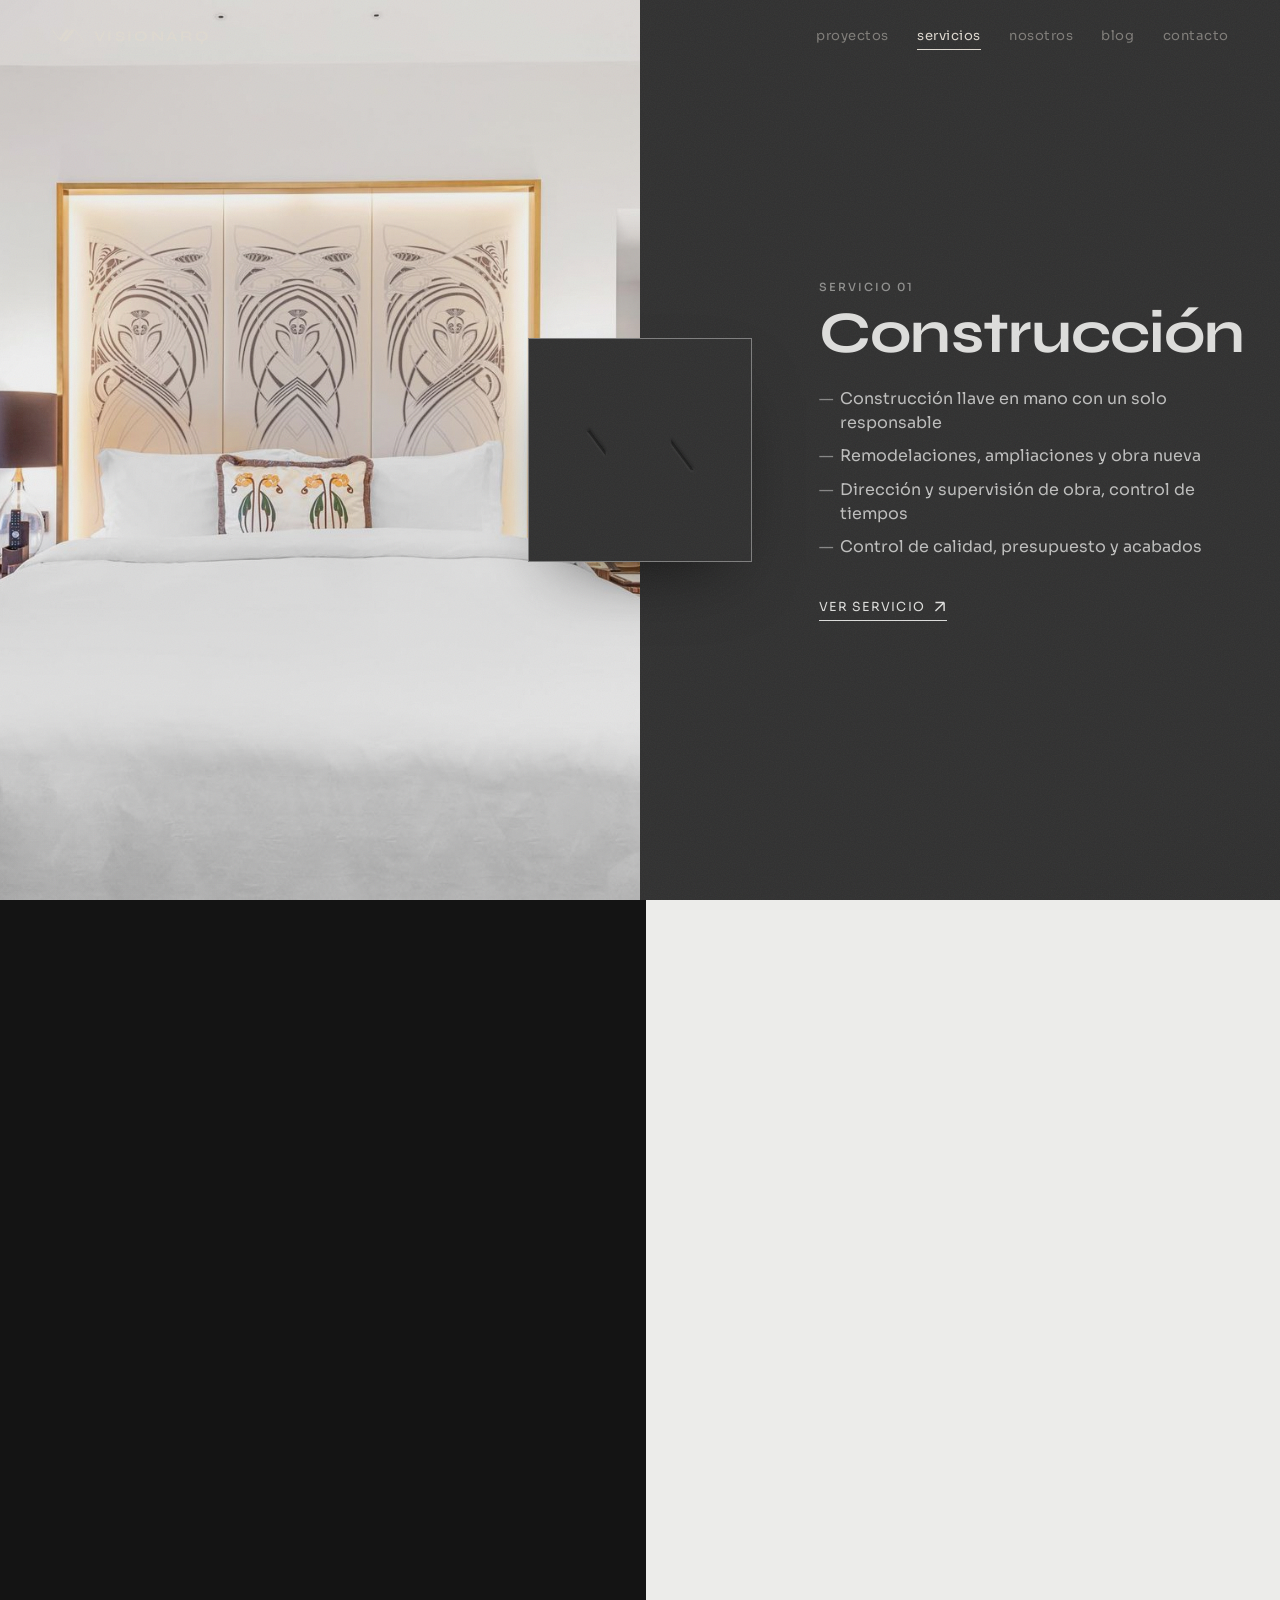
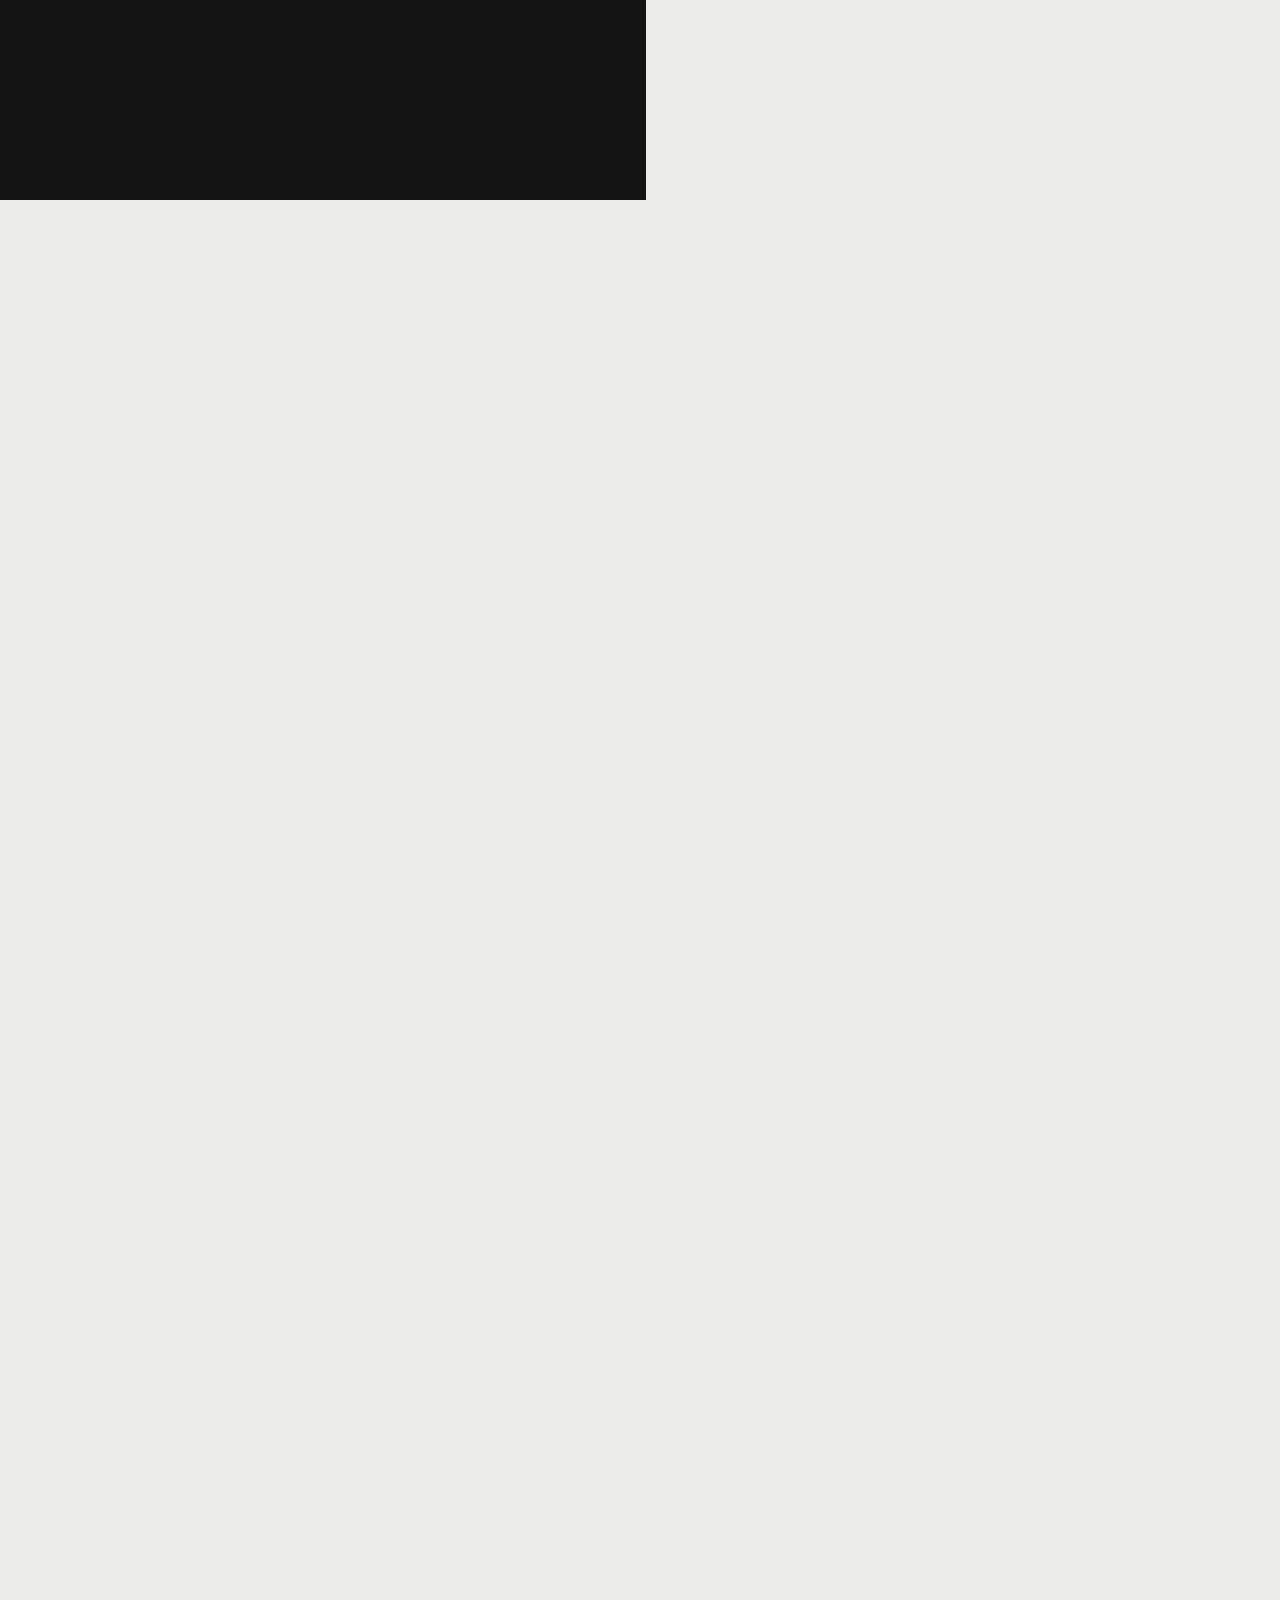
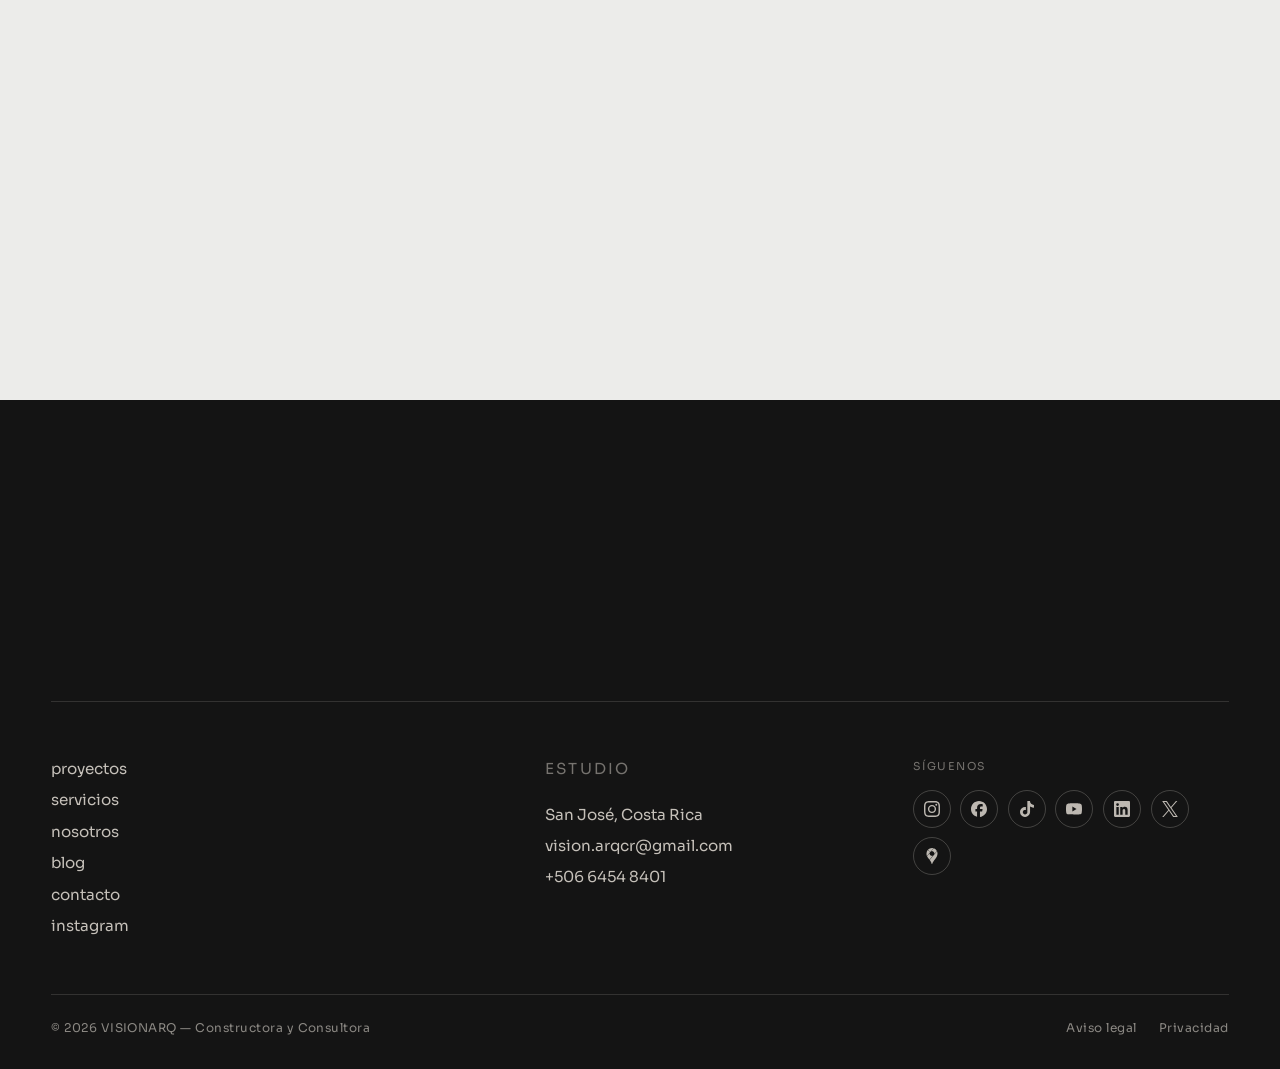
<file: servicios.html>
<!DOCTYPE html>
<html lang="es">
<head>
  <meta charset="UTF-8" />
  <meta name="viewport" content="width=device-width, initial-scale=1" />
  <title>Servicios · VISIONARQ</title>
  <meta name="description" content="Constructora en Costa Rica: construcción, arquitectura, diseño de interiores y consultoría. Los servicios de VISIONARQ en San José." />
  <link rel="icon" href="assets/img/favicon.svg" type="image/svg+xml" />
  <link rel="stylesheet" href="assets/css/style.css" />
</head>
<body>
  <main>
    <!-- SERVICIOS — slider tipo Inicio: a la izquierda la foto del servicio, a la
         derecha el texto del servicio; al centro una tarjeta cuadrada con borde
         y el logo VA estampado/animado. La cortina sube/baja al hacer scroll y
         el tono gris cambia en cada servicio (escala de grises). 4 servicios. -->
    <section class="svc-slider" id="svc-slider">
      <div class="svc-stage" id="svc-stage">

        <!-- Tarjeta central (las diapositivas se inyectan antes que ella) -->
        <div class="svc-cardx" id="svc-cardx" aria-hidden="true">
          <span class="svc-cardx__wipe" id="svc-cardx-wipe"></span>
          <span class="svc-cardx__logo" id="svc-cardx-logo">
            <svg class="mark mark--split" viewBox="0 0 803 311" fill="none">
              <path class="va-v" fill="currentColor" fill-rule="evenodd" d="M216.94,283.27C210.1,274.04 161.42,209.01 108.75,138.75C56.09,68.48 13,10.75 13,10.46C13,10.17 18.06,10.06 24.25,10.22L35.5,10.5L115,116.44C158.73,174.7 194.95,222.5 195.5,222.65C196.05,222.81 232.38,175.03 276.24,116.47L355.98,10L401.1,10C436.79,10 446.11,10.26 445.71,11.25C445.29,12.29 232.19,296.89 230.06,299.27C229.68,299.69 223.78,292.49 216.94,283.27Z"/>
              <path class="va-a" fill="currentColor" fill-rule="evenodd" d="M267.65,297.17C268.67,295.6 317.42,230.34 375.99,152.15L482.48,9.98L527.96,10.24L573.45,10.5L579.11,18C596.35,40.83 788.71,297.7 789.35,298.75C789.95,299.72 787.59,300 778.78,300L767.44,300L664.57,162.78C569.53,36.02 561.6,25.72 560.33,27.53C559.58,28.62 513.41,90.25 457.72,164.5L356.48,299.5L311.14,299.76L265.79,300.02L267.65,297.17Z"/>
            </svg>
          </span>
        </div>

      </div>
    </section>
  </main>

  <script src="assets/js/vendor/gsap.min.js"></script>
  <script src="assets/js/vendor/ScrollTrigger.min.js"></script>
  <script src="assets/js/vendor/Flip.min.js"></script>
  <script src="assets/js/vendor/SplitText.min.js"></script>
  <script src="assets/js/vendor/lenis.min.js"></script>
  <script src="assets/js/main.js"></script>

  <script>
  /* ── SERVICIOS — slider con cortina (clon del mecanismo del Inicio) ──
     Izquierda: foto del servicio. Derecha: texto (H1 + bullets + ver servicio).
     Centro: tarjeta cuadrada con borde + logo VA estampado que se DIBUJA en
     cada cambio. El tono gris cambia por servicio (escala de grises). */
  (function () {
    var SERVICES = [
      { eyebrow: "Servicio 01", title: "Construcción", color: "#333333",
        img: "assets/img/photos/servicio-construccion.jpg", link: "servicio.html?s=construccion",
        bullets: ["Construcción llave en mano con un solo responsable",
                  "Remodelaciones, ampliaciones y obra nueva",
                  "Dirección y supervisión de obra, control de tiempos",
                  "Control de calidad, presupuesto y acabados"] },
      { eyebrow: "Servicio 02", title: "Arquitectura", color: "#1E1E1E",
        img: "assets/img/photos/servicio-arquitectura.jpg", link: "servicio.html?s=arquitectura",
        bullets: ["Diseño arquitectónico y anteproyectos a la medida",
                  "Planos constructivos, detalles y especificaciones técnicas",
                  "Modelado 3D, renders y visualización fotorrealista",
                  "Estudio de terreno, asoleamiento y normativa"] },
      { eyebrow: "Servicio 03", title: "Diseño de interiores", color: "#262626",
        img: "assets/img/photos/servicio-interiores.jpg", link: "servicio.html?s=interiores",
        bullets: ["Concepto, paleta de materiales y atmósfera",
                  "Selección de mobiliario, luminarias y textiles",
                  "Carpintería y piezas a medida",
                  "Styling, ambientación y entrega final"] },
      { eyebrow: "Servicio 04", title: "Consultoría", color: "#444444",
        img: "assets/img/photos/servicio-consultoria.jpg", link: "servicio.html?s=consultoria",
        bullets: ["Planes maestros y estudios de factibilidad",
                  "Permisos, trámites municipales y conformidad",
                  "Optimización de presupuesto y valor del proyecto",
                  "Peritajes, avalúos y segundas opiniones"] },
    ];

    var slider = document.getElementById("svc-slider");
    var stage  = document.getElementById("svc-stage");
    var card   = document.getElementById("svc-cardx");
    var wipe   = document.getElementById("svc-cardx-wipe");
    var logo   = document.getElementById("svc-cardx-logo");
    if (!slider || !stage || !card) return;

    var N = SERVICES.length;
    function isMobile() { return window.innerWidth <= 860; }

    /* Construir diapositivas e insertarlas antes de la tarjeta */
    var slides = SERVICES.map(function (s, i) {
      var el = document.createElement("div");
      el.className = "svc-slide";
      el.style.zIndex = i + 1;
      el.innerHTML =
        '<div class="svc-panel svc-panel--media"><img src="' + s.img + '" alt="' + s.title + '" loading="' + (i === 0 ? "eager" : "lazy") + '"></div>' +
        '<div class="svc-panel svc-panel--copy" style="background:' + s.color + ';">' +
          '<p class="eyebrow">' + s.eyebrow + '</p>' +
          '<h1 class="svc-slide__title">' + s.title + '</h1>' +
          '<ul class="svc-slide__list">' + s.bullets.map(function (b) { return "<li>" + b + "</li>"; }).join("") + '</ul>' +
          '<a class="svc-slide__link" href="' + s.link + '">Ver servicio ' +
            '<svg width="13" height="13" viewBox="0 0 9 9" fill="none"><path d="M7 1H1M7 1V7M7 1L1 7" stroke="currentColor" stroke-width="1"/></svg></a>' +
        '</div>';
      stage.insertBefore(el, card);
      return el;
    });
    card.style.zIndex = N + 5;

    function drawCardLogo() { if (window.drawLogoIn) window.drawLogoIn(logo, 1.0, 0); }

    /* Móvil: apilado estático, sin slider fijo */
    if (isMobile()) {
      slider.style.height = "auto";
      card.style.display = "none";
      return;
    }

    slider.style.height = (N * 100) + "vh";

    slides.forEach(function (el, i) {
      if (i === 0) return;
      el.querySelector(".svc-panel--media").style.clipPath = "inset(100% 0 0 0)";
      el.querySelector(".svc-panel--copy").style.clipPath  = "inset(0 0 100% 0)";
    });
    card.style.backgroundColor = SERVICES[0].color;
    wipe.style.clipPath = "inset(100% 0 0 0)";
    var active = 0;
    drawCardLogo();

    function ease(t) { return t < 0.5 ? 4 * t * t * t : 1 - Math.pow(-2 * t + 2, 3) / 2; }

    function update() {
      if (isMobile()) return;
      var rect = slider.getBoundingClientRect();
      var scrolled = -rect.top;

      if (scrolled <= 0) {
        slides.forEach(function (el, i) {
          el.querySelector(".svc-panel--media").style.clipPath = i === 0 ? "" : "inset(100% 0 0 0)";
          el.querySelector(".svc-panel--copy").style.clipPath  = i === 0 ? "" : "inset(0 0 100% 0)";
        });
        wipe.style.clipPath = "inset(100% 0 0 0)";
        card.style.backgroundColor = SERVICES[0].color;
        if (active !== 0) { active = 0; drawCardLogo(); }
        return;
      }

      var maxScroll = (N - 1) * window.innerHeight;
      var clamped = Math.min(scrolled, maxScroll);
      var raw = clamped / window.innerHeight;
      var fl = Math.floor(raw);
      var fromIdx, progress;
      if (fl >= N - 1) { fromIdx = N - 2; progress = 1; }
      else { fromIdx = fl; progress = ease(raw - fl); }

      slides.forEach(function (el, i) {
        var m = el.querySelector(".svc-panel--media");
        var c = el.querySelector(".svc-panel--copy");
        if (i <= fromIdx) { m.style.clipPath = ""; c.style.clipPath = ""; }
        else if (i === fromIdx + 1) {
          var pct = ((1 - progress) * 100).toFixed(2);
          m.style.clipPath = "inset(" + pct + "% 0 0 0)";
          c.style.clipPath = "inset(0 0 " + pct + "% 0)";
        } else { m.style.clipPath = "inset(100% 0 0 0)"; c.style.clipPath = "inset(0 0 100% 0)"; }
      });

      var nextIdx = Math.min(fromIdx + 1, N - 1);
      card.style.backgroundColor = SERVICES[fromIdx].color;
      if (nextIdx !== fromIdx && progress > 0) {
        wipe.style.backgroundColor = SERVICES[nextIdx].color;
        wipe.style.clipPath = "inset(" + ((1 - progress) * 100).toFixed(2) + "% 0 0 0)";
      } else {
        wipe.style.clipPath = "inset(100% 0 0 0)";
      }

      var target = progress > 0.5 ? nextIdx : fromIdx;
      if (target !== active) { active = target; drawCardLogo(); }
    }

    var raf = false;
    function onScroll() {
      if (!slider.isConnected) return;
      if (raf) return;
      raf = true;
      requestAnimationFrame(function () { raf = false; update(); });
    }
    if (window.__svcOnScroll) window.removeEventListener("scroll", window.__svcOnScroll);
    window.__svcOnScroll = onScroll;
    window.addEventListener("scroll", onScroll, { passive: true });
    update();
  })();
  </script>
</body>
</html>
</file>
<file: assets/css/style.css>
/* ----------  Tipografía autoalojada (Syne + Sora)  ---------- */
@font-face { font-family:"Syne"; font-style:normal; font-weight:600; font-display:swap; src:url("../fonts/syne-600.woff2") format("woff2"); }
@font-face { font-family:"Syne"; font-style:normal; font-weight:700; font-display:swap; src:url("../fonts/syne-700.woff2") format("woff2"); }
@font-face { font-family:"Syne"; font-style:normal; font-weight:800; font-display:swap; src:url("../fonts/syne-800.woff2") format("woff2"); }
@font-face { font-family:"Sora"; font-style:normal; font-weight:400; font-display:swap; src:url("../fonts/sora-400.woff2") format("woff2"); }
@font-face { font-family:"Sora"; font-style:normal; font-weight:500; font-display:swap; src:url("../fonts/sora-500.woff2") format("woff2"); }
@font-face { font-family:"Sora"; font-style:normal; font-weight:600; font-display:swap; src:url("../fonts/sora-600.woff2") format("woff2"); }

/* =========================================================
   VISION ARQ — Sistema de diseño
   Inspirado en: Mersi Architecture (estructura, transiciones)
                 Annassurra (grilla editorial del blog)
   Paleta cálida tipo "quiet luxury", sin textura de grano.
   ========================================================= */

/* ----------  Variables  ---------- */
:root {
  /* Paleta monocromática (gris claro → negros profundos) — marca VISIONARQ */
  --cream:      #ECECEA;   /* fondo principal (gris muy claro) */
  --cream-soft: #E1E1DF;   /* fondo alterno */
  --off-black:  #141414;   /* texto principal (negro profundo) */
  --muted:      #6E6E6C;   /* texto secundario (gris medio) */
  --line:       #CFCFCC;   /* líneas / bordes */

  /* "Acentos" de proyecto en escala de gris (sin color) */
  --terracotta: #2A2A2A;
  --sage:       #3A3A3A;
  --slate:      #4A4A4A;
  --tan:        #5A5A5A;
  --olive:      #2F2F2F;
  --clay:       #444444;

  /* Tipografía VISIONARQ — Syne (display, geométrica/futurista) + Sora (texto) */
  --serif: "Syne", "Sora", system-ui, sans-serif;   /* títulos / wordmark */
  --sans:  "Sora", system-ui, -apple-system, sans-serif;  /* cuerpo / UI */

  --ease: cubic-bezier(0.65, 0.05, 0.36, 1);
  --gutter: clamp(1.25rem, 4vw, 4rem);
  --nav-h: 4.5rem;
}

/* ----------  Reset  ---------- */
*,
*::before,
*::after { box-sizing: border-box; margin: 0; padding: 0; }

html {
  -webkit-font-smoothing: antialiased;
  -moz-osx-font-smoothing: grayscale;
  scroll-behavior: smooth;
  background: var(--off-black);   /* respaldo oscuro entre páginas (sin destello blanco) */
  overscroll-behavior: none;       /* sin rebote elástico que muestre fondo */
}

body {
  font-family: var(--sans);
  background: var(--cream);
  color: var(--off-black);
  font-size: 16px;
  line-height: 1.5;
  overflow-x: hidden;
  overscroll-behavior: none;
}

img { display: block; max-width: 100%; height: auto; }
a { color: inherit; text-decoration: none; }
button { font-family: inherit; cursor: pointer; border: none; background: none; }

::selection { background: var(--off-black); color: var(--cream); }

/* ----------  Tipografía  ---------- */
h1, h2, h3, h4 { font-family: var(--serif); font-weight: 500; line-height: 1.05; }

.display {
  font-family: var(--serif);
  font-weight: 700;
  font-size: clamp(2.6rem, 8.4vw, 7.4rem);
  line-height: 0.98;
  letter-spacing: -0.015em;
}

.eyebrow {
  font-size: 0.7rem;
  letter-spacing: 0.18em;
  text-transform: uppercase;
  color: var(--muted);
  font-weight: 500;
}

.lead {
  font-family: var(--sans);
  font-size: clamp(1.2rem, 2.2vw, 1.7rem);
  font-weight: 400;
  line-height: 1.4;
  letter-spacing: -0.01em;
}

/* =========================================================
   NAV
   ========================================================= */
.navbar {
  position: fixed;
  inset: 0 0 auto 0;
  height: var(--nav-h);
  display: flex;
  align-items: center;
  justify-content: space-between;
  padding: 0 var(--gutter);
  z-index: 1000;
  color: var(--off-black);
}

.nav-logo { display: flex; align-items: center; }
.nav-logo svg { height: 1.5rem; width: auto; }

.nav-links {
  display: flex;
  align-items: center;
  gap: clamp(1rem, 2.2vw, 2.4rem);
}
.nav-link {
  font-size: 0.82rem;
  letter-spacing: 0.04em;
  position: relative;
  padding: 2px 0;
  /* Mersi: enlaces inactivos atenuados, activo/hover a opacidad plena */
  opacity: 0.45;
  transition: opacity 0.4s var(--ease);
}
.nav-link:hover,
.nav-link.is-active { opacity: 1; }
/* Inicio = página sin atenuación (noOpacityPages de Mersi) */
.home-page .nav-link { opacity: 1; }
.nav-link::after {
  content: "";
  position: absolute;
  left: 0; bottom: -2px;
  width: 0; height: 1px;
  background: currentColor;
  transition: width 0.4s var(--ease);
}
.nav-link:hover::after,
.nav-link.is-active::after { width: 100%; }

.nav-toggle { display: none; }

/* Menú móvil */
.mobile-menu {
  position: fixed;
  inset: 0;
  background: var(--off-black);
  color: var(--cream);
  z-index: 999;
  display: flex;
  flex-direction: column;
  justify-content: center;
  align-items: flex-start;
  padding: var(--gutter);
  gap: 0.25rem;
  transform: translateY(-100%);
  transition: transform 0.6s var(--ease);
}
.mobile-menu.is-open { transform: translateY(0); }
/* Con el menú abierto, el logo y "cerrar" deben verse sobre el panel oscuro */
html.menu-open .navbar { color: var(--cream) !important; }
.mobile-menu a {
  font-family: var(--serif);
  font-size: clamp(2rem, 9vw, 3.5rem);
  font-weight: 300;
  line-height: 1.15;
}
.mobile-menu .eyebrow { color: rgba(237,231,222,0.5); margin-top: 2rem; }

@media (max-width: 760px) {
  .nav-links { display: none; }
  .nav-toggle { display: block; font-size: 0.82rem; letter-spacing: 0.04em; }
}

/* =========================================================
   LOADER  (homenaje a la animación de entrada de Mersi)
   ========================================================= */
.loader {
  position: fixed;
  inset: 0;
  background: var(--off-black);
  color: var(--cream);
  z-index: 2000;
  display: flex;
  align-items: center;
  justify-content: center;
  transition: opacity 0.8s var(--ease), visibility 0.8s var(--ease);
}
.loader.is-done { opacity: 0; visibility: hidden; }
.loader__inner {
  width: min(360px, 74vw);
  display: flex;
  flex-direction: column;
  align-items: center;
  gap: clamp(0.8rem, 2vw, 1.3rem);
}
.loader__logo { width: 100%; line-height: 0; }
.loader__logo .mark--split { width: 100%; height: auto; color: var(--cream); display: block; }
/* Wordmark ocupa exactamente el ancho del logo (mismo "box") */
.loader__brand {
  width: 100%;
  display: flex;
  justify-content: space-between;
  font-family: var(--serif);
  font-weight: 700;
  font-size: clamp(1rem, 3vw, 1.55rem);
  letter-spacing: 0;
  color: var(--cream);
}
.loader__brand .lt { display: inline-block; }

/* =========================================================
   TRANSICIÓN DE PÁGINA — dos paneles verticales
   Panel izquierdo sube desde abajo. Panel derecho baja desde arriba.
   Se encuentran en el centro, luego se abren al llegar a la nueva página.
   ========================================================= */
.curtain-l,
.curtain-r {
  position: fixed;
  top: 0; bottom: 0;
  z-index: 1500;
  background: var(--off-black);
  pointer-events: none;
  width: 50.5vw; /* leve solapamiento para evitar línea central */
  transition: transform 0.64s var(--ease);
}
.curtain-l { left: 0;  transform: translateY(100%);  } /* empieza abajo, sube */
.curtain-r { right: 0; transform: translateY(-100%); } /* empieza arriba, baja */
.curtain-l.is-in { transform: translateY(0); }
.curtain-r.is-in { transform: translateY(0); }

/* =========================================================
   LAYOUT HELPERS
   ========================================================= */
.section { padding: clamp(4rem, 10vw, 9rem) var(--gutter); }
.section--tight { padding-top: clamp(2rem, 5vw, 4rem); }
main { min-height: 100vh; }

/* fila dividida imagen / texto, responsiva */
.split { display: grid; grid-template-columns: 1fr 1fr; gap: var(--gutter); align-items: center; }
@media (max-width: 760px) {
  .split { grid-template-columns: 1fr; }
  .split img, .split > .reveal-clip { order: -1 !important; }
}

/* Estado previo (pre-GSAP). GSAP anima opacidad → 1 (reveal-op de Mersi). */
.reveal { opacity: 0; }

/* =========================================================
   HOME — Mersi-style scroll-driven curtain slider
   ========================================================= */
.home-slider { position: relative; }

.home-slider__track {
  /* height set by JS: numSlides × 100vh */
}

.home-slider__stage {
  position: sticky;
  top: 0;
  height: 100vh;
  overflow: hidden;
}

/* Dark gradient at top — keeps cream nav text legible over any image */
.home-slider__stage::before {
  content: '';
  position: absolute;
  inset: 0 0 auto 0;
  height: 14rem;
  background: linear-gradient(to bottom, rgba(26,26,26,0.45) 0%, transparent 100%);
  z-index: 15;
  pointer-events: none;
}

/* Dark gradient at bottom — frames counter */
.home-slider__stage::after {
  content: '';
  position: absolute;
  inset: auto 0 0 0;
  height: 9rem;
  background: linear-gradient(to top, rgba(26,26,26,0.35) 0%, transparent 100%);
  z-index: 15;
  pointer-events: none;
}

/* --- Individual slide --- */
.slide {
  position: absolute;
  inset: 0;
  display: grid;
  grid-template-columns: 1fr 1fr;
}
.slide__panel {
  position: relative;
  overflow: hidden;
  will-change: clip-path;
}
.slide__panel img {
  position: absolute;
  inset: 0;
  width: 100%;
  height: 100%;
  object-fit: cover;
}

/* --- Floating project card: barra horizontal central (estilo Mersi) --- */
.slide-card {
  position: absolute;
  left: 50%;
  top: 50%;
  transform: translate(-50%, -50%);
  z-index: 20;
  width: min(760px, 58vw);
  height: clamp(118px, 14vw, 168px);
  padding: clamp(1.1rem, 2vw, 1.7rem) clamp(1.5rem, 2.6vw, 2.4rem);
  display: flex;
  align-items: stretch;
  justify-content: space-between;
  cursor: pointer;
  overflow: hidden;
  /* Tarjeta GRIS OSCURA: el color lo fija el JS por proyecto y cambia al
     hacer scroll. Texto claro; logo VA estampado en relieve con contraste. */
  color: var(--cream);
  box-shadow: 0 26px 64px -28px rgba(0,0,0,0.6);
}
/* Cortina/wipe de color: sube de abajo→arriba al cambiar de proyecto.
   El color lo fija el JS (color del siguiente proyecto). */
.slide-card__wipe {
  position: absolute;
  inset: 0;
  z-index: 0;
  pointer-events: none;
  will-change: clip-path;
}
/* Logo VA estampado al centro — pequeño (sin tapar el texto), relieve marcado */
.slide-card__logo {
  position: absolute;
  inset: 0;
  z-index: 1;
  display: flex;
  align-items: center;
  justify-content: center;
  pointer-events: none;
}
.slide-card__logo .mark {
  height: auto;
  width: 23%;
  /* Letterpress fuerte: la marca parece HUNDIDA en la tarjeta.
     Relleno más oscuro que la tarjeta + sombra interna arriba (oscura) y
     reflejo de luz abajo (claro) = relieve marcado tipo prensa. */
  color: rgba(8,8,8,0.55);
  filter:
    drop-shadow(0 2px 1.2px rgba(255,255,255,0.24))
    drop-shadow(0 -1.6px 1.2px rgba(0,0,0,0.7))
    drop-shadow(0 0 0.4px rgba(0,0,0,0.5));
}
/* Flecha esquina superior derecha */
.slide-card__corner {
  position: absolute;
  z-index: 2;
  top: clamp(1rem, 1.9vw, 1.6rem);
  right: clamp(1.5rem, 2.6vw, 2.4rem);
  color: var(--cream);
  line-height: 0;
}
.slide-card__corner svg { width: 15px; height: 15px; }
/* Columnas izquierda / derecha */
.slide-card__col {
  position: relative;
  z-index: 2;
  display: flex;
  flex-direction: column;
  justify-content: space-between;
}
.slide-card__col--r { align-items: flex-end; text-align: right; }
.slide-card__name {
  font-family: var(--sans);
  font-weight: 600;
  font-size: clamp(0.95rem, 1.6vw, 1.35rem);
  line-height: 1.05;
  max-width: 11ch;
  transition: opacity 0.22s var(--ease);
}
.slide-card__place,
.slide-card__cat,
.slide-card__year {
  font-family: var(--sans);
  font-size: clamp(0.64rem, 0.85vw, 0.78rem);
  line-height: 1;
  transition: opacity 0.22s var(--ease);
}
.slide-card__place { opacity: 0.85; }
.slide-card__cat { font-weight: 500; margin-bottom: 0.45rem; }
.slide-card__year { opacity: 0.85; }
.slide-card__col--r { justify-content: flex-end; }

/* Text fade when project changes */
.slide-card.is-changing .slide-card__name,
.slide-card.is-changing .slide-card__place,
.slide-card.is-changing .slide-card__cat,
.slide-card.is-changing .slide-card__year { opacity: 0; }

/* --- Slide counter (bottom-right) --- */
.slide-counter {
  position: absolute;
  bottom: 2rem;
  right: 2rem;
  z-index: 20;
  font-family: var(--serif);
  font-size: 0.82rem;
  letter-spacing: 0.05em;
  color: rgba(237,231,222,0.85);
  pointer-events: none;
}

/* Nav uses cream text on the slider page */
.home-page .navbar { color: var(--cream); }

/* Mobile: single panel */
@media (max-width: 760px) {
  .slide { grid-template-columns: 1fr; }
  .slide__panel--right { display: none; }
  .slide-card {
    width: calc(100vw - 2.5rem);
    height: clamp(96px, 26vw, 130px);
    left: 1.25rem;
    top: auto;
    bottom: 4.5rem;
    transform: none;
  }
  .slide-card__name { font-size: clamp(1.1rem, 6vw, 1.6rem); }
  .slide-counter { bottom: 2.5rem; right: 1.5rem; }
}

/* =========================================================
   PROYECTOS — tarjetas con color de acento (estilo Mersi)
   ========================================================= */
.projects { padding: var(--gutter); }
.project-card {
  display: grid;
  grid-template-columns: 1fr auto;
  align-items: center;
  gap: 1.5rem;
  padding: clamp(1.5rem, 4vw, 3rem) clamp(1.5rem, 4vw, 3rem);
  border-radius: 2px;
  margin-bottom: 0.5rem;
  color: var(--off-black);
  transition: transform 0.5s var(--ease), filter 0.5s var(--ease);
}
.project-card:hover { transform: translateY(-4px); filter: brightness(1.04); }
.project-card__left { display: flex; flex-direction: column; gap: 0.35rem; }
.project-card__title {
  font-size: clamp(2rem, 6vw, 4rem);
  font-weight: 300;
  line-height: 0.95;
}
.project-card__place { font-size: 0.85rem; letter-spacing: 0.04em; opacity: 0.75; }
.project-card__tags {
  display: flex;
  gap: 1.25rem;
  align-items: center;
  font-size: 0.78rem;
  letter-spacing: 0.05em;
  text-transform: uppercase;
}
.project-card__arrow { width: 14px; height: 14px; }
@media (max-width: 600px) {
  .project-card__tags span:not(.project-card__year) { display: none; }
}

/* =========================================================
   SERVICIOS
   ========================================================= */
.services-grid {
  display: grid;
  grid-template-columns: repeat(2, 1fr);
  gap: 1px;
  background: var(--line);
  border: 1px solid var(--line);
}
.service {
  background: var(--cream);
  padding: clamp(2rem, 5vw, 4rem);
  min-height: 18rem;
  display: flex;
  flex-direction: column;
  justify-content: space-between;
  transition: background 0.5s var(--ease);
}
.service:hover { background: var(--cream-soft); }
.service__num { font-family: var(--serif); font-size: 1rem; color: var(--muted); }
.service__title { font-size: clamp(1.6rem, 3.5vw, 2.6rem); font-weight: 400; margin-top: auto; }
.service__desc { color: var(--muted); margin-top: 0.75rem; max-width: 38ch; font-size: 0.95rem; }
@media (max-width: 700px) { .services-grid { grid-template-columns: 1fr; } }

/* =========================================================
   PORTAFOLIO — grilla de imágenes
   ========================================================= */
.portfolio-grid {
  display: grid;
  grid-template-columns: repeat(2, 1fr);
  gap: clamp(0.75rem, 2vw, 1.5rem);
}
.portfolio-item { position: relative; overflow: hidden; cursor: pointer; }
.portfolio-item img {
  width: 100%;
  aspect-ratio: 4/5;
  object-fit: cover;
  transition: transform 1.2s var(--ease);
}
.portfolio-item:hover img { transform: scale(1.05); }
.portfolio-item::after {
  content: "";
  position: absolute;
  inset: 0;
  background: linear-gradient(to top, rgba(26,26,26,0.55) 0%, rgba(26,26,26,0) 38%);
  pointer-events: none;
}
.portfolio-item__cap {
  position: absolute;
  left: 1.25rem; bottom: 1.25rem;
  color: #fff;
  z-index: 1;
}
.portfolio-item__cap h3 { font-size: 1.5rem; font-weight: 400; }
.portfolio-item__cap span { font-size: 0.78rem; letter-spacing: 0.05em; }
.portfolio-item:nth-child(3n) { grid-column: span 2; }
.portfolio-item:nth-child(3n) img { aspect-ratio: 16/9; }
@media (max-width: 700px) {
  .portfolio-grid { grid-template-columns: 1fr; }
  .portfolio-item:nth-child(3n) { grid-column: span 1; }
}

/* =========================================================
   BLOG — bloques a pantalla completa, dos columnas (Annassurra)
   Columna izquierda: imágenes descienden (scroll inverso).
   Columna derecha: imágenes ascienden (scroll normal).
   Controlado por JS; .blog-full-wrapper fija la altura de scroll.
   ========================================================= */
.blog-full-wrapper {
  /* height set by JS: N * 100vh */
}
.blog-full {
  position: sticky;
  top: 0;
  height: 100vh;
  display: grid;
  grid-template-columns: 1fr 1fr;
  border-top: 1px solid var(--line);
  overflow: hidden;
}
.blog-full__col {
  display: flex;
  flex-direction: column;
  will-change: transform;
}
.blog-full__col--right {
  border-left: 1px solid var(--line);
  /* no padding-top — initial offset controlled by JS transform */
}

.blog-entry {
  position: relative;
  height: 100vh;
  display: block;
  overflow: hidden;
  border-bottom: 1px solid var(--line);
}
.blog-entry img {
  width: 100%; height: 100%;
  object-fit: cover;
  transition: transform 1.4s var(--ease);
}
.blog-entry:hover img { transform: scale(1.04); }

.blog-entry__overlay {
  position: absolute;
  inset: 0;
  background: linear-gradient(to top,
    rgba(26,26,26,0.72) 0%,
    rgba(26,26,26,0.18) 45%,
    rgba(26,26,26,0) 70%);
  display: flex;
  flex-direction: column;
  justify-content: flex-end;
  padding: clamp(1.5rem, 4vw, 3rem);
  color: var(--cream);
}
.blog-entry__meta {
  font-size: 0.68rem;
  letter-spacing: 0.14em;
  text-transform: uppercase;
  opacity: 0.75;
  margin-bottom: 0.6rem;
}
.blog-entry__title {
  font-family: var(--serif);
  font-size: clamp(1.5rem, 2.8vw, 2.4rem);
  font-weight: 400;
  line-height: 1.05;
}
.blog-entry__excerpt {
  font-size: 0.9rem;
  line-height: 1.55;
  opacity: 0.78;
  margin-top: 0.5rem;
  max-width: 40ch;
}

@media (max-width: 760px) {
  .blog-full-wrapper { height: auto !important; }
  .blog-full { position: static; height: auto; overflow: visible; grid-template-columns: 1fr; }
  .blog-full__col { transform: none !important; }
  .blog-full__col--right { border-left: none; }
  .blog-entry { height: 85vw; min-height: 420px; }
}

/* =========================================================
   FAQ — acordeón editorial (numerado, tipografía de la marca)
   ========================================================= */
.faq-list { margin-top: 3.5rem; border-top: 1px solid var(--line); }
.faq-item { border-bottom: 1px solid var(--line); }

.faq-q {
  display: grid;
  grid-template-columns: 2.8rem 1fr 1.4rem;
  align-items: baseline;
  gap: 0 2.5rem;
  padding: 2.4rem 0;
  cursor: pointer;
  list-style: none;
}
.faq-q::-webkit-details-marker { display: none; }

.faq-num {
  font-family: var(--serif);
  font-size: 0.78rem;
  font-weight: 400;
  color: var(--muted);
  letter-spacing: 0.06em;
  padding-top: 0.3rem; /* baseline-align with large text */
}

.faq-text {
  font-family: var(--serif);
  font-size: clamp(1.25rem, 2.2vw, 1.8rem);
  font-weight: 300;
  font-style: italic;
  line-height: 1.12;
  color: var(--off-black);
  transition: opacity 0.35s var(--ease);
}
.faq-q:hover .faq-text { opacity: 0.55; }
.faq-item[open] .faq-text { font-style: normal; opacity: 0.5; }

.faq-icon {
  font-size: 1rem;
  font-weight: 300;
  color: var(--muted);
  transition: transform 0.45s var(--ease);
  align-self: center;
  user-select: none;
  line-height: 1;
}
.faq-item[open] .faq-icon { transform: rotate(45deg); }

.faq-body {
  display: grid;
  grid-template-rows: 0fr;
  transition: grid-template-rows 0.48s var(--ease);
}
.faq-item[open] .faq-body { grid-template-rows: 1fr; }
.faq-inner { overflow: hidden; }
.faq-a {
  /* indent to align with question text */
  padding: 0.5rem 0 2.8rem calc(2.8rem + 2.5rem);
  color: var(--muted);
  max-width: 64ch;
  font-size: 0.975rem;
  line-height: 1.85;
}

@media (max-width: 600px) {
  .faq-q { grid-template-columns: 2rem 1fr 1.2rem; gap: 0 1.25rem; }
  .faq-a { padding-left: calc(2rem + 1.25rem); }
}

/* =========================================================
   NOSOTROS
   ========================================================= */
.about-hero { display: grid; grid-template-columns: 1.1fr 0.9fr; gap: var(--gutter); align-items: center; }
.about-hero img { width: 100%; aspect-ratio: 4/5; object-fit: cover; }
@media (max-width: 760px) { .about-hero { grid-template-columns: 1fr; } }

.stat-row { display: grid; grid-template-columns: repeat(3, 1fr); gap: 1.5rem; border-top: 1px solid var(--line); padding-top: 2.5rem; }
.stat__num { font-family: var(--serif); font-size: clamp(2.5rem, 6vw, 4.5rem); font-weight: 300; }
.stat__label { font-size: 0.8rem; letter-spacing: 0.05em; color: var(--muted); }
@media (max-width: 600px) { .stat-row { grid-template-columns: 1fr; gap: 2rem; } }

/* =========================================================
   CONTACTO  + formulario (Netlify Forms)
   ========================================================= */
.contact-grid { display: grid; grid-template-columns: 0.9fr 1.1fr; gap: clamp(2rem, 6vw, 6rem); }
@media (max-width: 760px) { .contact-grid { grid-template-columns: 1fr; } }

.field { margin-bottom: 1.75rem; }
.field label {
  display: block;
  font-size: 0.72rem;
  letter-spacing: 0.12em;
  text-transform: uppercase;
  color: var(--muted);
  margin-bottom: 0.6rem;
}
.field input,
.field textarea {
  width: 100%;
  background: transparent;
  border: none;
  border-bottom: 1px solid var(--line);
  padding: 0.6rem 0;
  font-family: var(--sans);
  font-size: 1rem;
  color: var(--off-black);
  transition: border-color 0.4s var(--ease);
}
.field input:focus,
.field textarea:focus { outline: none; border-color: var(--off-black); }
.field textarea { resize: vertical; min-height: 5rem; }

.btn {
  display: inline-flex;
  align-items: center;
  gap: 0.75rem;
  background: var(--off-black);
  color: var(--cream);
  padding: 1rem 2rem;
  border-radius: 100px;
  font-size: 0.85rem;
  letter-spacing: 0.05em;
  transition: transform 0.4s var(--ease), opacity 0.4s var(--ease);
}
.btn:hover { transform: translateY(-2px); opacity: 0.9; }

.contact-detail { margin-bottom: 1.75rem; }
.contact-detail span { font-size: 0.72rem; letter-spacing: 0.12em; text-transform: uppercase; color: var(--muted); display: block; margin-bottom: 0.3rem; }
.contact-detail a, .contact-detail p { font-family: var(--serif); font-size: 1.4rem; font-weight: 400; }

/* =========================================================
   FOOTER
   ========================================================= */
.footer {
  background: var(--off-black);
  color: var(--cream);
  padding: clamp(3.5rem, 8vw, 7rem) var(--gutter) 2rem;
}
/* Marca: logo VA (se dibuja) + wordmark (se escribe) — ambos en la misma caja
   de ancho: las letras de "VISIONARQ" se reparten para alinear con los bordes
   del logo. */
.footer__brandwrap { display: flex; flex-direction: column; align-items: center; text-align: center; padding-bottom: clamp(2.5rem, 6vw, 4.5rem); }
.footer__brand { display: flex; flex-direction: column; align-items: center; gap: 0.7rem; color: var(--cream); width: min(248px, 62vw); }
.footer__mark { display: block; line-height: 0; width: 100%; }
.footer__mark .mark--split { width: 100%; height: auto; color: var(--cream); display: block; }
.footer__wm { font-family: var(--serif); font-weight: 700; font-size: clamp(0.92rem, 2.4vw, 1.18rem); letter-spacing: 0; line-height: 1; width: 100%; }
.footer__wm.is-letters { display: flex; justify-content: space-between; }
.footer__wm .lt { display: inline-block; will-change: transform; }

.footer__grid {
  display: grid;
  grid-template-columns: 1.4fr 1fr 1fr;
  gap: clamp(1.5rem, 4vw, 3.5rem);
  padding: clamp(2.5rem, 5vw, 3.5rem) 0;
  border-top: 1px solid rgba(237,231,222,0.14);
}
.footer__naplabel { display: block; font-size: 0.68rem; letter-spacing: 0.14em; text-transform: uppercase; color: rgba(237,231,222,0.45); margin-bottom: 1rem; }
.footer__nav { display: flex; flex-direction: column; gap: 0.55rem; }
.footer__nav a { font-size: 0.95rem; color: rgba(237,231,222,0.82); width: max-content; transition: opacity 0.3s var(--ease); }
.footer__nav a:hover { opacity: 0.55; }
.footer__nap { display: flex; flex-direction: column; gap: 0.5rem; }
.footer__nap span, .footer__nap a { font-size: 0.95rem; color: rgba(237,231,222,0.82); }
.footer__nap a:hover { color: var(--cream); }
.footer__nap .footer__naplabel { color: rgba(237,231,222,0.45); }

.footer__social { display: flex; gap: 0.6rem; flex-wrap: wrap; }
.soc {
  width: 38px; height: 38px; border-radius: 50%;
  display: inline-flex; align-items: center; justify-content: center;
  border: 1px solid rgba(237,231,222,0.22);
  transition: background-color 0.35s var(--ease), border-color 0.35s var(--ease), transform 0.35s var(--ease);
}
.soc svg { width: 16px; height: 16px; fill: rgba(237,231,222,0.78); transition: fill 0.35s var(--ease); }
.soc:hover { background: var(--cream); border-color: var(--cream); transform: translateY(-3px); }
.soc:hover svg { fill: var(--off-black); }

.footer__bottom {
  display: flex; justify-content: space-between; flex-wrap: wrap; gap: 1rem;
  padding-top: 1.5rem;
  border-top: 1px solid rgba(237,231,222,0.14);
  font-size: 0.75rem;
  color: rgba(237,231,222,0.55);
  letter-spacing: 0.04em;
}
.footer__legal { display: inline-flex; gap: 1.4rem; }
.footer__legal a { transition: opacity 0.3s var(--ease); }
.footer__legal a:hover { opacity: 0.6; }
@media (max-width: 760px) {
  .footer__grid { grid-template-columns: 1fr; gap: 2rem; }
  .footer__bottom { flex-direction: column; gap: 0.6rem; }
}

/* =========================================================
   Encabezado de página interior
   ========================================================= */
.page-head { padding: calc(var(--nav-h) + clamp(3rem,9vw,7rem)) var(--gutter) clamp(2rem,5vw,4rem); }
.page-head .display { max-width: 16ch; }
.page-head .lead { margin-top: 1.5rem; max-width: 46ch; color: var(--muted); }

/* =========================================================
   ANIMACIONES DE REVELADO (estilo Mersi: line / clip / op)
   ========================================================= */

/* Revelado de imagen con cortina clip-path (GSAP: reveal-clip de Mersi).
   Estado previo: inset(100% 0 0 0). GSAP lo abre a inset(0). */
.reveal-clip { position: relative; overflow: hidden; }
.reveal-clip > img,
.reveal-clip > .reveal-clip__inner {
  clip-path: inset(100% 0% 0% 0%);
}

/* Revelado de texto línea por línea (GSAP SplitText: line de Mersi).
   SplitText divide en líneas con máscara; cada línea sube yPercent 100→0. */
.line-reveal { display: inline-block; opacity: 0; }

/* =========================================================
   PORTAFOLIO — etiqueta de proyecto al pasar el cursor (Mersi)
   ========================================================= */
.filtros {
  display: flex;
  flex-wrap: wrap;
  gap: 0.5rem;
  padding: 0 var(--gutter) clamp(1.5rem, 4vw, 3rem);
}
.filtro {
  font-size: 0.78rem;
  letter-spacing: 0.06em;
  text-transform: lowercase;
  padding: 0.5rem 1.1rem;
  border: 1px solid var(--line);
  border-radius: 100px;
  color: var(--muted);
  transition: all 0.4s var(--ease);
  background: transparent;
}
.filtro:hover { border-color: var(--off-black); color: var(--off-black); }
.filtro.is-active { background: var(--off-black); color: var(--cream); border-color: var(--off-black); }

.portfolio-item { position: relative; overflow: hidden; cursor: pointer; }
.portfolio-item.is-hidden { display: none; }

/* Etiqueta flotante coloreada (aparece al hover) */
.portfolio-item__etiq {
  position: absolute;
  left: 50%; top: 50%;
  transform: translate(-50%, -50%) scale(0.92);
  z-index: 3;
  width: min(78%, 320px);
  padding: 1.1rem 1.3rem;
  display: flex;
  align-items: center;
  justify-content: space-between;
  gap: 1rem;
  border-radius: 2px;
  opacity: 0;
  pointer-events: none;
  transition: opacity 0.5s var(--ease), transform 0.5s var(--ease);
  box-shadow: 0 18px 50px rgba(26,26,26,0.28);
}
.portfolio-item:hover .portfolio-item__etiq {
  opacity: 1;
  transform: translate(-50%, -50%) scale(1);
}
.portfolio-item__etiq-info { display: flex; flex-direction: column; gap: 0.2rem; }
.portfolio-item__etiq-name { font-family: var(--serif); font-size: 1.5rem; font-weight: 400; line-height: 1; }
.portfolio-item__etiq-cat { font-size: 0.68rem; letter-spacing: 0.12em; text-transform: uppercase; opacity: 0.7; }
.portfolio-item__etiq .mark { height: 2rem; width: auto; flex-shrink: 0; opacity: 0.9; }
.portfolio-item:hover img { transform: scale(1.05); }
.portfolio-item:hover::after { opacity: 0.35; }

/* =========================================================
   PROCESO — pasos con imagen fija (sticky, estilo Mersi process)
   ========================================================= */
.proceso { padding: clamp(3rem, 8vw, 7rem) 0 0; }
.proceso__head { padding: 0 var(--gutter) clamp(2rem, 5vw, 4rem); }
.proceso__steps { border-top: 1px solid var(--line); }

.paso {
  display: grid;
  grid-template-columns: 1fr 1fr;
  align-items: stretch;
  border-bottom: 1px solid var(--line);
}
.paso__media { position: relative; overflow: hidden; min-height: 60vh; }
.paso__media img { position: absolute; inset: 0; width: 100%; height: 100%; object-fit: cover; }
.paso__body {
  position: sticky;
  top: 0;
  height: 100vh;
  display: flex;
  flex-direction: column;
  justify-content: center;
  padding: clamp(2rem, 6vw, 6rem);
  border-left: 1px solid var(--line);
}
.paso:nth-child(even) .paso__media { order: 2; }
.paso:nth-child(even) .paso__body { order: 1; border-left: none; border-right: 1px solid var(--line); }
.paso__num { font-family: var(--serif); font-size: 0.8rem; color: var(--muted); letter-spacing: 0.1em; }
.paso__title { font-family: var(--serif); font-weight: 300; font-size: clamp(1.8rem, 4vw, 3.2rem); line-height: 1.02; margin: 0.8rem 0 1.2rem; }
.paso__desc { color: var(--muted); max-width: 44ch; line-height: 1.7; }
@media (max-width: 760px) {
  .paso { grid-template-columns: 1fr; }
  .paso__media { min-height: 70vw; }
  .paso__body { position: static; height: auto; border-left: none !important; border-right: none !important; padding: 2.5rem var(--gutter) 3.5rem; }
  .paso:nth-child(even) .paso__media { order: 0; }
  .paso:nth-child(even) .paso__body { order: 0; }
}

/* =========================================================
   CONTACTO — columna de imágenes en marquesina (Mersi contact)
   ========================================================= */
.contact-marquee {
  position: relative;
  height: 70vh;
  overflow: hidden;
  border: 1px solid var(--line);
}
.contact-marquee__track {
  display: flex;
  flex-direction: column;
  gap: 1rem;
  padding: 1rem;
  animation: marquee-up 28s linear infinite;
}
.contact-marquee:hover .contact-marquee__track { animation-play-state: paused; }
.contact-marquee img { width: 100%; aspect-ratio: 4/3; object-fit: cover; }
@keyframes marquee-up {
  from { transform: translateY(0); }
  to   { transform: translateY(-50%); }
}
/* En móvil se conserva la animación (más baja) */
@media (max-width: 760px) {
  .contact-marquee { height: 56vh; }
  .contact-marquee__track { animation-duration: 22s; }
}

/* =========================================================
   FAQ — lista + panel lateral (columna desde la derecha, estilo Mersi parcours)
   ========================================================= */
.qa { margin-top: 3.5rem; border-top: 1px solid var(--line); }
.qa-q {
  width: 100%;
  display: grid;
  grid-template-columns: 2.8rem 1fr 1.6rem;
  align-items: baseline;
  gap: 0 2.5rem;
  padding: 2.2rem 0;
  border-bottom: 1px solid var(--line);
  cursor: pointer;
  text-align: left;
  background: none;
  transition: opacity 0.35s var(--ease);
}
.qa-q:hover { opacity: 0.55; }
.qa-num {
  font-family: var(--serif);
  font-size: 0.78rem;
  color: var(--muted);
  letter-spacing: 0.06em;
  padding-top: 0.35rem;
}
.qa-text {
  font-family: var(--serif);
  font-size: clamp(1.25rem, 2.2vw, 1.85rem);
  font-weight: 300;
  line-height: 1.12;
  color: var(--off-black);
}
.qa-arrow {
  align-self: center;
  font-size: 1rem;
  color: var(--muted);
  transition: transform 0.4s var(--ease);
}
.qa-q.is-active { opacity: 0.4; }
.qa-q.is-active .qa-arrow { transform: rotate(45deg); }

.qa-overlay {
  position: fixed;
  inset: 0;
  background: rgba(26,26,26,0.35);
  opacity: 0;
  visibility: hidden;
  transition: opacity 0.5s var(--ease), visibility 0.5s var(--ease);
  z-index: 1200;
}
.qa-overlay.is-open { opacity: 1; visibility: visible; }

.qa-panel {
  position: fixed;
  top: 0; right: 0;
  height: 100%;
  width: 50vw;
  background: var(--cream-soft);
  border-left: 1px solid var(--line);
  z-index: 1201;
  transform: translateX(100%);
  transition: transform 0.62s var(--ease);
  display: flex;
  flex-direction: column;
  padding: calc(var(--nav-h) + 2rem) clamp(2rem, 5vw, 4.5rem) 3rem;
  overflow-y: auto;
}
.qa-panel.is-open { transform: translateX(0); }
.qa-panel__close {
  align-self: flex-start;
  font-size: 0.78rem;
  letter-spacing: 0.08em;
  text-transform: lowercase;
  color: var(--muted);
  display: inline-flex;
  gap: 0.5rem;
  margin-bottom: 2.5rem;
  transition: color 0.3s var(--ease);
}
.qa-panel__close:hover { color: var(--off-black); }
.qa-panel__body h3 {
  font-family: var(--serif);
  font-weight: 300;
  font-size: clamp(1.6rem, 3vw, 2.6rem);
  line-height: 1.08;
  margin-bottom: 1.5rem;
}
.qa-panel__body p {
  color: var(--muted);
  font-size: 1.02rem;
  line-height: 1.85;
  max-width: 46ch;
}
@media (max-width: 760px) {
  .qa-panel { width: 100%; }
  .qa-q { grid-template-columns: 2rem 1fr 1.3rem; gap: 0 1.25rem; }
}

/* =========================================================
   PROYECTOS — cuadrícula "piano" + filtro fijo + filas alternas (Mersi projets)
   ========================================================= */
/* HERO del portafolio: ocupa casi toda la primera pantalla; el título y el
   menú quedan centrados y la TIRA de imágenes asoma abajo (estilo Mersi). */
.pf-hero {
  min-height: calc(100svh - 30vh);
  display: flex;
  flex-direction: column;
  align-items: center;
  justify-content: center;
  text-align: center;
  padding: calc(var(--nav-h) + clamp(1.5rem, 5vh, 3.5rem)) var(--gutter) 0;
}
.pf-hero__head { display: flex; flex-direction: column; align-items: center; }
/* Mismo estilo tipográfico que el resto de páginas (.display): Syne 700, apretado */
.pf-hero__title {
  font-family: var(--serif);
  font-weight: 700;
  font-size: clamp(2.1rem, 5.8vw, 5rem);
  line-height: 0.98;
  letter-spacing: -0.015em;
  max-width: 18ch;
}

/* Filtro centrado que se fija arriba al hacer scroll */
.proj-filtros {
  position: sticky;
  top: calc(var(--nav-h) - 0.5rem);
  z-index: 40;
  display: flex;
  gap: 0.4rem;
  margin: clamp(1.6rem, 4vw, 2.6rem) auto clamp(2rem, 5vw, 3rem);
  padding: 0.45rem;
  background: var(--cream-soft);
  border: 1px solid var(--line);
  border-radius: 100px;
  width: max-content;
}
.proj-filtros .filtro { border: none; }
.proj-filtros .filtro.is-active { background: var(--off-black); color: var(--cream); }
@media (max-width: 760px) {
  .proj-filtros {
    flex-wrap: wrap;
    width: 100%;
    max-width: 100%;
    justify-content: center;
    border-radius: 16px;
    top: calc(var(--nav-h) - 0.25rem);
  }
  .proj-filtros .filtro { font-size: 0.72rem; padding: 0.45rem 0.85rem; }
}

/* Galería: contenedor que mantiene el filtro anclado en todo su recorrido */
.proj-gallery { position: relative; }

/* Pin: da distancia de scroll para el "morph" del strip a la cuadrícula */
.piano-pin { height: 165vh; }

/* Strip "piano": fijo (sticky) mientras el track interior hace zoom y se desvanece */
.piano {
  position: sticky;
  top: calc(var(--nav-h) + 3.2rem);
  padding: clamp(1rem, 3vw, 2.4rem) var(--gutter) 0;
}
.piano__track {
  display: grid;
  grid-auto-flow: column;
  grid-auto-columns: minmax(0, 1fr);
  gap: clamp(0.5rem, 1.2vw, 1rem);
  align-items: end;             /* niveladas por la base */
  transform-origin: center top;
  will-change: transform, opacity;
}
.piano__img { overflow: hidden; will-change: transform; }
.piano__img img { width: 100%; aspect-ratio: 3/4; object-fit: cover; display: block; }

/* Onda "pianista desliza un dedo": cada imagen sube unos px, una tras otra */
.piano.is-playing .piano__img {
  animation: keySlide 0.55s var(--ease) both;
  animation-delay: calc(var(--i, 0) * 70ms);
}
@keyframes keySlide {
  0%   { transform: translateY(0); }
  38%  { transform: translateY(-16px); }
  100% { transform: translateY(0); }
}
@media (max-width: 760px) {
  .piano-pin { height: auto; }
  .piano { position: static; top: auto; }
  .piano__track { grid-auto-columns: 42vw; overflow-x: auto; transform: none !important; opacity: 1 !important; }
}

/* Cuadrícula etiquetada — filas alternas de 3 y 4 columnas */
.proj-rows { padding: 0 var(--gutter) clamp(3rem, 8vw, 7rem); display: flex; flex-direction: column; gap: clamp(2rem, 5vw, 4rem); }
.proj-row { display: grid; gap: clamp(0.75rem, 2vw, 1.5rem); }
.proj-row--3 { grid-template-columns: repeat(3, 1fr); }
.proj-row--4 { grid-template-columns: repeat(4, 1fr); }
@media (max-width: 760px) { .proj-row--3, .proj-row--4 { grid-template-columns: repeat(2, 1fr); } }

/* Estado "tira" (pre-Flip): las 8 tarjetas alineadas en una sola fila
   horizontal; al hacer scroll, GSAP Flip las despliega a la cuadrícula. */
.proj-rows.is-strip {
  display: grid;
  grid-auto-flow: column;
  grid-auto-columns: 1fr;
  gap: clamp(0.3rem, 0.7vw, 0.7rem);
  /* Tira a sangre (de borde a borde) y a ras del fondo de la pantalla, como Mersi */
  padding: 0 clamp(0.3rem, 0.7vw, 0.7rem);
  height: 30vh;
}
.proj-rows.is-strip .proj-row { display: contents; }
.proj-rows.is-strip .proj-card,
.proj-rows.is-strip .proj-card__media { height: 100%; }
.proj-rows.is-strip .proj-card__media img { height: 100%; aspect-ratio: auto; object-fit: cover; }
.proj-rows.is-strip .slide-card--mini { display: none; }

.proj-card { display: block; }
.proj-card__media { position: relative; overflow: hidden; }
.proj-card__media img {
  width: 100%; aspect-ratio: 3/4; object-fit: cover;
  transition: transform 1.1s var(--ease);
}
.proj-card:hover .proj-card__media img { transform: scale(1.04); }

/* Tarjeta al pasar el cursor = la MISMA tarjeta del inicio (slide-card),
   reducida y centrada sobre la imagen. Oculta por defecto; aparece al hover. */
.slide-card--mini {
  width: min(86%, 290px);
  height: clamp(92px, 11.5vw, 128px);
  padding: clamp(0.85rem, 1.4vw, 1.2rem) clamp(1rem, 1.7vw, 1.45rem);
  opacity: 0;
  transform: translate(-50%, -50%) scale(0.96);
  pointer-events: none;
  transition: opacity 0.4s var(--ease), transform 0.45s var(--ease), background-color 0.6s var(--ease);
  box-shadow: 0 22px 54px -22px rgba(0,0,0,0.65);
}
.proj-card:hover .slide-card--mini { opacity: 1; transform: translate(-50%, -50%) scale(1); }
.proj-card.is-hidden { display: none; }
/* CTA del portafolio: oculto hasta que la cuadrícula termina de desplegarse */
.pf-cta { opacity: 0; transition: opacity 0.6s var(--ease); }
.pf-cta.is-on { opacity: 1; }

/* =========================================================
   TRATAMIENTO DE FOTOS — color, pero con una capa de oscuridad/fundido
   para una estética más cohesiva y artística (sobre toda imagen).
   ========================================================= */
.home-slider img,
.reveal-clip img, .reveal-clip > img,
.proj-card__media img,
.pd-hero__media img,
.pd-gallery img,
.blog-entry img,
.paso__media img,
.about-hero img,
.contact-marquee img,
.piano__img img {
  filter: brightness(0.84) contrast(1.04) saturate(0.96);
  transition: filter 0.6s var(--ease);
}
.proj-card:hover .proj-card__media img,
.blog-entry:hover img { filter: brightness(0.94) contrast(1.04) saturate(1); }

/* =========================================================
   CAPA GLOBAL — oscurecido + viñeteado (fundido artístico sobre el sitio)
   ========================================================= */
.site-tint {
  position: fixed;
  inset: 0;
  z-index: 1400;            /* sobre el contenido; bajo cortinas (1500) y loader (2000) */
  pointer-events: none;     /* nunca bloquea la interacción */
  background:
    radial-gradient(135% 135% at 50% 42%, rgba(15,15,15,0) 46%, rgba(15,15,15,0.22) 100%),
    rgba(15,15,15,0.06);
}
/* Grano sutil (film grain) sobre todo el sitio — muy ligero */
.site-tint::after {
  content: "";
  position: fixed;
  inset: 0;
  pointer-events: none;
  background-image: url("data:image/svg+xml,%3Csvg xmlns='http://www.w3.org/2000/svg' width='160' height='160'%3E%3Cfilter id='n'%3E%3CfeTurbulence type='fractalNoise' baseFrequency='0.85' numOctaves='2' stitchTiles='stitch'/%3E%3C/filter%3E%3Crect width='100%25' height='100%25' filter='url(%23n)'/%3E%3C/svg%3E");
  background-size: 160px 160px;
  opacity: 0.06;
  mix-blend-mode: overlay;
}

@media (prefers-reduced-motion: reduce) {
  *, *::before, *::after { animation-duration: 0.01ms !important; transition-duration: 0.01ms !important; }
  .reveal { opacity: 1; transform: none; }
  .reveal-clip > img, .reveal-clip > .reveal-clip__inner { clip-path: none; transform: none; }
  .line-reveal { opacity: 1; }
  .contact-marquee__track { animation: none; }
  .piano__track { transform: none !important; }
}

/* =========================================================
   PÁGINA DE PROYECTO (detalle) + transición de imagen compartida
   ========================================================= */
.proj-detail { --accent: #DC633F; }

.pd-hero { position: relative; height: 100svh; overflow: hidden; }
.pd-hero__media { position: absolute; inset: 0; background: var(--accent); }
.pd-hero__media img { width: 100%; height: 100%; object-fit: cover; display: block; }
.pd-hero::after {
  content: ""; position: absolute; inset: 0; pointer-events: none;
  background: linear-gradient(to top, rgba(20,20,20,0.62) 0%, rgba(20,20,20,0.12) 38%, rgba(20,20,20,0) 64%);
}
.pd-hero__head {
  position: absolute; left: 0; right: 0; bottom: 0;
  z-index: 2; color: var(--cream);
  padding: 0 var(--gutter) clamp(2rem, 6vw, 5rem);
}
.pd-hero__head .eyebrow { color: rgba(237,231,222,0.75); }
.pd-hero__title {
  font-family: var(--serif); font-weight: 300;
  font-size: clamp(2.6rem, 8vw, 6.5rem); line-height: 0.98; margin: 0.4rem 0 0.6rem;
}
.pd-hero__meta { font-size: 0.92rem; letter-spacing: 0.06em; color: rgba(237,231,222,0.85); }

.pd-intro { display: grid; grid-template-columns: 1.1fr 0.9fr; gap: clamp(2rem, 6vw, 5rem); align-items: start; }
.pd-intro .lead { max-width: 30ch; }
.pd-facts { display: grid; grid-template-columns: 1fr 1fr; gap: 1.6rem 2rem; }
.pd-fact span { display: block; font-size: 0.68rem; letter-spacing: 0.14em; text-transform: uppercase; color: var(--muted); margin-bottom: 0.35rem; }
.pd-fact p { font-family: var(--serif); font-size: 1.35rem; font-weight: 400; }
@media (max-width: 760px) { .pd-intro { grid-template-columns: 1fr; } }

.pd-gallery {
  display: grid; grid-template-columns: 1fr 1fr;
  gap: clamp(0.75rem, 2vw, 1.5rem);
  padding: clamp(2rem, 6vw, 5rem) var(--gutter);
  align-items: start;
}
.pd-gallery .reveal-clip > img { width: 100%; display: block; object-fit: cover; }
.pd-gallery__a > img { aspect-ratio: 4/5; }
.pd-gallery__b { margin-top: clamp(2rem, 8vw, 7rem); }
.pd-gallery__b > img { aspect-ratio: 3/4; }
@media (max-width: 760px) { .pd-gallery { grid-template-columns: 1fr; } .pd-gallery__b { margin-top: 0; } }

.pd-next {
  display: flex; align-items: center; gap: 1.2rem;
  padding: clamp(2.5rem, 7vw, 5rem) var(--gutter);
  border-top: 1px solid var(--line); border-bottom: 1px solid var(--line);
  transition: background-color 0.5s var(--ease), color 0.5s var(--ease);
}
.pd-next:hover { background: var(--accent); color: var(--cream); }
.pd-next__label { font-size: 0.7rem; letter-spacing: 0.16em; text-transform: uppercase; color: var(--muted); }
.pd-next:hover .pd-next__label { color: rgba(237,231,222,0.8); }
.pd-next__name { font-family: var(--serif); font-weight: 300; font-size: clamp(1.8rem, 5vw, 3.4rem); margin-right: auto; }

/* Clon volador de la transición de imagen compartida (proyecto) */
.flip-clone {
  position: fixed; z-index: 1480; margin: 0;
  object-fit: cover; will-change: transform, width, height, top, left;
  pointer-events: none;
}

/* =========================================================
   RESEÑAS (Google) — muestra estilizada, monocroma
   ========================================================= */
.reviews__head {
  display: flex; justify-content: space-between; align-items: flex-end;
  gap: 2rem; flex-wrap: wrap; margin-bottom: clamp(2rem, 5vw, 3.5rem);
}
.reviews__agg { text-align: right; display: flex; flex-direction: column; align-items: flex-end; gap: 0.35rem; }
.reviews__score { font-family: var(--serif); font-weight: 800; font-size: clamp(2.4rem, 5vw, 3.6rem); line-height: 1; }
.reviews__stars { letter-spacing: 0.15em; color: var(--off-black); font-size: 1.05rem; }
.reviews__count { font-size: 0.82rem; color: var(--muted); }
.reviews__badge {
  display: inline-flex; align-items: center; gap: 0.45rem;
  margin-top: 0.4rem; font-size: 0.72rem; letter-spacing: 0.08em; text-transform: uppercase;
  color: var(--muted); border: 1px solid var(--line); border-radius: 100px; padding: 0.4rem 0.85rem;
}
.reviews__badge svg { color: var(--off-black); }

.reviews__grid {
  display: grid; grid-template-columns: repeat(3, 1fr);
  gap: clamp(0.9rem, 2vw, 1.5rem);
}
.review-card {
  background: var(--cream-soft);
  border: 1px solid var(--line);
  border-radius: 4px;
  padding: clamp(1.4rem, 2.2vw, 2rem);
  display: flex; flex-direction: column; gap: 1rem;
  transition: transform 0.5s var(--ease), box-shadow 0.5s var(--ease);
}
.review-card:hover { transform: translateY(-4px); box-shadow: 0 22px 50px -30px rgba(0,0,0,0.5); }
.review-card__stars { letter-spacing: 0.12em; font-size: 0.95rem; color: var(--off-black); }
.review-card__text { color: var(--off-black); line-height: 1.65; font-size: 0.96rem; }
.review-card__by { display: flex; align-items: center; gap: 0.75rem; margin-top: auto; }
.review-card__ava {
  width: 38px; height: 38px; border-radius: 50%; flex-shrink: 0;
  display: inline-flex; align-items: center; justify-content: center;
  background: var(--off-black); color: var(--cream);
  font-family: var(--serif); font-weight: 700; font-size: 1.05rem;
}
.review-card__by b { font-weight: 600; font-size: 0.92rem; display: block; }
.review-card__by i { font-style: normal; font-size: 0.76rem; color: var(--muted); }
@media (max-width: 900px) { .reviews__grid { grid-template-columns: repeat(2, 1fr); } }
@media (max-width: 600px) { .reviews__grid { grid-template-columns: 1fr; } .reviews__head { align-items: flex-start; } .reviews__agg { text-align: left; align-items: flex-start; } }

/* =========================================================
   MAPA (placeholder estilizado, listo para Google Maps)
   ========================================================= */
.mapsec {
  position: relative;
  height: clamp(360px, 56vh, 560px);
  border: 1px solid var(--line);
  border-radius: 4px;
  overflow: hidden;
  background: var(--cream-soft);
}
.mapsec__canvas {
  position: absolute; inset: 0;
  background-color: #E4E4E1;
  background-image:
    linear-gradient(rgba(20,20,20,0.05) 1px, transparent 1px),
    linear-gradient(90deg, rgba(20,20,20,0.05) 1px, transparent 1px),
    linear-gradient(rgba(20,20,20,0.05) 1px, transparent 1px),
    linear-gradient(90deg, rgba(20,20,20,0.05) 1px, transparent 1px);
  background-size: 120px 120px, 120px 120px, 24px 24px, 24px 24px;
}
.mapsec__canvas::before {
  /* "avenidas" diagonales sutiles */
  content: ""; position: absolute; inset: -20%;
  background:
    linear-gradient(58deg, transparent 48.7%, rgba(20,20,20,0.10) 48.7%, rgba(20,20,20,0.10) 50%, transparent 50%),
    linear-gradient(-32deg, transparent 61.5%, rgba(20,20,20,0.08) 61.5%, rgba(20,20,20,0.08) 62.6%, transparent 62.6%);
}
.mapsec__pin {
  position: absolute; left: 50%; top: 46%; transform: translate(-50%, -100%);
  color: var(--off-black); filter: drop-shadow(0 8px 14px rgba(0,0,0,0.35));
  animation: pinFloat 3s var(--ease) infinite;
}
.mapsec__pin svg { width: 46px; height: 46px; display: block; }
@keyframes pinFloat { 0%,100% { transform: translate(-50%, -100%); } 50% { transform: translate(-50%, -118%); } }
.mapsec__card {
  position: absolute; left: clamp(1rem, 3vw, 2.2rem); bottom: clamp(1rem, 3vw, 2.2rem);
  background: var(--cream); border: 1px solid var(--line); border-radius: 4px;
  padding: clamp(1.3rem, 2.5vw, 2rem); max-width: min(360px, 80%);
  box-shadow: 0 24px 60px -32px rgba(0,0,0,0.5);
}
.mapsec__title { font-family: var(--serif); font-weight: 700; font-size: clamp(1.3rem, 2.6vw, 1.9rem); margin: 0.5rem 0 0.5rem; }
.mapsec__desc { color: var(--muted); font-size: 0.92rem; line-height: 1.6; margin-bottom: 1.3rem; }

/* =========================================================
   SERVICIOS — recorrido con tarjeta central fija
   ========================================================= */
/* Slider tipo Inicio: imagen (izq) + texto del servicio (der) con cortina-wipe;
   tarjeta cuadrada con borde y logo VA estampado/animado al centro. El tono
   gris cambia en cada servicio (escala de grises), igual que en el Inicio. */
.svc-slider { position: relative; }
.svc-stage { position: sticky; top: 0; height: 100vh; overflow: hidden; }

.svc-slide { position: absolute; inset: 0; display: grid; grid-template-columns: 1fr 1fr; }
.svc-panel { position: relative; overflow: hidden; will-change: clip-path; }
.svc-panel--media img { position: absolute; inset: 0; width: 100%; height: 100%; object-fit: cover; }
.svc-panel--copy {
  background: var(--off-black);
  color: var(--cream);
  display: flex; flex-direction: column; justify-content: center;
  padding: clamp(2rem, 5vw, 4.5rem) clamp(1.5rem, 4vw, 4rem) clamp(2rem, 5vw, 4.5rem) clamp(3.5rem, 14vw, 12rem);
}
.svc-panel--copy .eyebrow { color: rgba(236,236,234,0.55); }
.svc-slide__title { font-family: var(--serif); font-weight: 700; font-size: clamp(2rem, 4.6vw, 4rem); line-height: 0.98; letter-spacing: -0.015em; margin: 0.6rem 0 1.5rem; }
.svc-slide__list { list-style: none; display: flex; flex-direction: column; gap: 0.6rem; max-width: 36ch; }
.svc-slide__list li { position: relative; padding-left: 1.3rem; color: rgba(236,236,234,0.82); line-height: 1.5; }
.svc-slide__list li::before { content: "—"; position: absolute; left: 0; color: rgba(236,236,234,0.5); }
.svc-slide__link { margin-top: clamp(1.5rem, 3vw, 2.4rem); display: inline-flex; align-items: center; gap: 0.55rem; font-size: 0.78rem; letter-spacing: 0.1em; text-transform: uppercase; color: var(--cream); border-bottom: 1px solid currentColor; padding-bottom: 4px; width: max-content; transition: opacity 0.3s var(--ease); }
.svc-slide__link:hover { opacity: 0.6; }

/* Tarjeta central cuadrada con borde + logo VA estampado y animado */
.svc-cardx {
  position: absolute; left: 50%; top: 50%;
  transform: translate(-50%, -50%);
  z-index: 50;
  width: clamp(160px, 19vw, 224px);
  aspect-ratio: 1 / 1;
  border: 1px solid rgba(236,236,234,0.45);
  display: flex; align-items: center; justify-content: center;
  overflow: hidden;
  color: var(--cream);
  box-shadow: 0 30px 70px -30px rgba(0,0,0,0.65);
}
.svc-cardx__wipe { position: absolute; inset: 0; z-index: 0; }
.svc-cardx__logo { position: relative; z-index: 1; width: 50%; line-height: 0; }
.svc-cardx__logo .mark--split {
  width: 100%; height: auto; display: block;
  color: rgba(8,8,8,0.5);
  filter: drop-shadow(0 1.6px 1px rgba(255,255,255,0.22)) drop-shadow(0 -1.3px 1px rgba(0,0,0,0.66));
}

@media (max-width: 860px) {
  /* Móvil: servicios apilados (sin slider fijo) */
  .svc-stage { position: static; height: auto; overflow: visible; }
  .svc-slide { position: relative; inset: auto; grid-template-columns: 1fr; }
  .svc-panel { clip-path: none !important; }
  .svc-panel--media { height: 56vw; }
  .svc-panel--copy { padding: clamp(2rem,7vw,3rem) var(--gutter); }
  .svc-cardx { display: none; }
}

/* =========================================================
   PÁGINA DE SERVICIO — galería editorial + SEO + FAQ
   ========================================================= */
.svc-gal {
  display: grid; grid-template-columns: repeat(12, 1fr);
  gap: clamp(0.8rem, 2vw, 1.6rem);
  padding: clamp(2rem, 6vw, 5rem) var(--gutter);
  align-items: start;
}
.svc-gal__item { overflow: hidden; border-radius: 3px; }
.svc-gal__item img { width: 100%; height: 100%; object-fit: cover; display: block; }
.svc-gal__item--0 { grid-column: 1 / 8;  aspect-ratio: 16/10; }
.svc-gal__item--1 { grid-column: 8 / 13; aspect-ratio: 3/4; margin-top: clamp(2rem, 7vw, 6rem); }
.svc-gal__item--2 { grid-column: 1 / 6;  aspect-ratio: 4/5; }
.svc-gal__item--3 { grid-column: 6 / 13; aspect-ratio: 16/11; }
.svc-gal__item--4 { grid-column: 3 / 11; aspect-ratio: 16/8; margin-top: clamp(1rem, 3vw, 2.5rem); }
@media (max-width: 760px) {
  .svc-gal { grid-template-columns: 1fr 1fr; }
  .svc-gal__item { grid-column: auto !important; margin-top: 0 !important; aspect-ratio: 3/4 !important; }
  .svc-gal__item--0, .svc-gal__item--4 { grid-column: 1 / -1 !important; aspect-ratio: 16/10 !important; }
}

/* Filas alternas foto/texto con bordes tipo plano (foto izq, foto der, foto izq).
   La imagen se expande desde el centro (estilo AutoCAD) con cruz, esquinas y
   números X/Y al hacer scroll. */
.svc-rows { margin: clamp(2.5rem, 6vw, 5rem) 0; border-top: 1px solid var(--line); }
.svc-row { display: grid; grid-template-columns: 1fr 1fr; align-items: stretch; border-bottom: 1px solid var(--line); min-height: clamp(360px, 44vw, 620px); }
.svc-row__media { position: relative; padding: 0; overflow: hidden; }
.svc-row__text { padding: clamp(2.2rem, 5vw, 4rem) clamp(1.8rem, 5vw, 5rem); display: flex; flex-direction: column; justify-content: center; border-left: 1px solid var(--line); }
.svc-row--rev .svc-row__media { order: 2; border-left: 1px solid var(--line); }
.svc-row--rev .svc-row__text { border-left: none; }
.svc-row__title { font-family: var(--serif); font-weight: 700; font-size: clamp(1.6rem, 3vw, 2.6rem); line-height: 1.04; margin-bottom: 1rem; }
.svc-row__desc { color: var(--muted); line-height: 1.7; max-width: 46ch; }

/* Marco AutoCAD con regla que se arrastra desde la esquina sup-izq (Enerblock).
   El marco llena por completo la celda de la cuadrícula. */
.cad { position: absolute; inset: 0; }
.cad__img { position: absolute; inset: 0; overflow: hidden; clip-path: inset(0% 100% 100% 0%); }   /* colapsado; el JS lo abre */
.cad__img img { display: block; width: 100%; height: 100%; object-fit: cover; }
/* Esquinas = límite de la cuadrícula */
.cad__corner { position: absolute; width: 12px; height: 12px; border: 1.5px solid var(--off-black); pointer-events: none; z-index: 3; }
.cad__corner--tl { left: 0; top: 0; border-right: 0; border-bottom: 0; }
.cad__corner--tr { right: 0; top: 0; border-left: 0; border-bottom: 0; }
.cad__corner--bl { left: 0; bottom: 0; border-right: 0; border-top: 0; }
.cad__corner--br { right: 0; bottom: 0; border-left: 0; border-top: 0; }
/* Guías fijas en el ancla (sup-izq) */
.cad__fx { position: absolute; background: rgba(20,20,20,0.16); pointer-events: none; z-index: 2; }
.cad__fx--v { left: 0; top: 0; bottom: 0; width: 1px; }
.cad__fx--h { top: 0; left: 0; right: 0; height: 1px; }
/* Reglas móviles (la "regla" que arrastra el cursor) */
.cad__mv { position: absolute; background: var(--off-black); pointer-events: none; z-index: 4; }
.cad__mv--v { top: 0; bottom: 0; width: 1px; left: 0; }
.cad__mv--h { left: 0; right: 0; height: 1px; top: 0; }
/* Cursor/cruz en la esquina que se expande */
.cad__pt { position: absolute; left: 0; top: 0; width: 11px; height: 11px; margin: -5.5px 0 0 -5.5px; pointer-events: none; z-index: 5; }
.cad__pt::before, .cad__pt::after { content: ""; position: absolute; background: var(--off-black); }
.cad__pt::before { left: 50%; top: 0; bottom: 0; width: 1px; margin-left: -0.5px; }
.cad__pt::after { top: 50%; left: 0; right: 0; height: 1px; margin-top: -0.5px; }
/* Cotas W/H que siguen al cursor */
.cad__num { position: absolute; left: 0; top: 0; font-family: var(--sans); font-size: 0.55rem; letter-spacing: 0.1em; text-transform: uppercase; color: var(--muted); white-space: nowrap; pointer-events: none; z-index: 5; }
.cad__num b { color: var(--off-black); font-weight: 600; margin-left: 0.3em; font-variant-numeric: tabular-nums; }
.cad__num--x { transform: translate(-100%, 5px); }    /* ancho, bajo la guía horizontal */
.cad__num--y { transform: translate(7px, -100%); }    /* alto, junto a la guía vertical */

@media (max-width: 760px) {
  .svc-row { grid-template-columns: 1fr; }
  .svc-row--rev .svc-row__media { order: 0; border-left: none; }
  .svc-row__text { border-left: none; border-top: 1px solid var(--line); }
  .cad__img { clip-path: none; }
  .cad__mv, .cad__pt, .cad__num { display: none; }
}

/* Contador animado (Nosotros) */
.stats { padding: clamp(3rem, 7vw, 5.5rem) var(--gutter); border-top: 1px solid var(--line); border-bottom: 1px solid var(--line); }
.stats__grid { display: grid; grid-template-columns: repeat(4, 1fr); }
.stats__item { text-align: center; padding: 0.5rem clamp(0.5rem, 2vw, 1.5rem); border-left: 1px solid var(--line); }
.stats__item:first-child { border-left: none; }
.stats__num { display: block; font-family: var(--serif); font-weight: 700; font-size: clamp(2rem, 4.6vw, 3.6rem); line-height: 1; letter-spacing: -0.02em; font-variant-numeric: tabular-nums; }
.stats__label { display: block; margin-top: 0.9rem; font-size: 0.68rem; letter-spacing: 0.14em; text-transform: uppercase; color: var(--muted); }
@media (max-width: 760px) {
  .stats__grid { grid-template-columns: 1fr 1fr; gap: 2.4rem 0; }
  .stats__item { border-left: none; }
  .stats__item:nth-child(odd) { border-right: 1px solid var(--line); }
}

.svc-seo__grid { display: grid; grid-template-columns: 1.55fr 0.85fr; gap: clamp(2rem, 6vw, 5rem); align-items: start; }
.svc-seo__main h2 { font-family: var(--serif); font-weight: 700; font-size: clamp(1.7rem, 3.4vw, 2.6rem); margin-bottom: 1rem; }
.svc-seo__main h3 { font-family: var(--serif); font-weight: 700; font-size: clamp(1.2rem, 2.2vw, 1.6rem); margin: 2rem 0 0.8rem; }
.svc-seo__main p { color: var(--muted); line-height: 1.8; margin-bottom: 1rem; max-width: 64ch; }
.svc-seo__main b { color: var(--off-black); font-weight: 600; }
.svc-seo__aside { position: sticky; top: calc(var(--nav-h) + 1.5rem); background: var(--cream-soft); border: 1px solid var(--line); border-radius: 4px; padding: clamp(1.5rem, 3vw, 2.2rem); }
.svc-seo__aside h3 { font-family: var(--serif); font-weight: 700; font-size: 1.2rem; margin-bottom: 1.1rem; }
.svc-seo__aside ul { list-style: none; display: flex; flex-direction: column; gap: 0.7rem; margin-bottom: 1.6rem; counter-reset: st; }
.svc-seo__aside li { position: relative; padding-left: 2.2rem; color: var(--off-black); font-size: 0.95rem; counter-increment: st; }
.svc-seo__aside li::before { content: counter(st, decimal-leading-zero); position: absolute; left: 0; top: 0; font-family: var(--serif); font-weight: 700; font-size: 0.8rem; color: var(--muted); }
@media (max-width: 860px) { .svc-seo__grid { grid-template-columns: 1fr; } .svc-seo__aside { position: static; } }

.svc-faq .qa { margin-top: 2.5rem; }

/* =========================================================
   CONTACTO — hero con imágenes cambiantes + tarjeta central
   ========================================================= */
.ct-hero { position: relative; display: grid; grid-template-columns: 1fr 1fr; min-height: 100svh; background: var(--cream); }
.ct-hero__media { position: relative; overflow: hidden; background: var(--off-black); }
/* Imágenes a sangre que cambian cada 2 s (4 imágenes · ciclo 8 s) */
.ct-hero__img { position: absolute; inset: 0; width: 100%; height: 100%; object-fit: cover; opacity: 0; animation: ctFade 8s linear infinite; }
.ct-hero__img:nth-child(1) { animation-delay: 0s; }
.ct-hero__img:nth-child(2) { animation-delay: 2s; }
.ct-hero__img:nth-child(3) { animation-delay: 4s; }
.ct-hero__img:nth-child(4) { animation-delay: 6s; }
@keyframes ctFade { 0% { opacity: 0; } 4% { opacity: 1; } 25% { opacity: 1; } 29% { opacity: 0; } 100% { opacity: 0; } }

/* Lado derecho (crema): tarjeta "Hablemos" con datos de contacto (centrada,
   a la derecha del marco central para no solaparse). */
.ct-hero__right { display: flex; align-items: center; justify-content: flex-end; padding: calc(var(--nav-h) + 2rem) clamp(1.5rem, 6vw, 6rem) 3rem; }
.ct-touch { text-align: center; display: flex; flex-direction: column; gap: 0.7rem; }
.ct-touch__title { font-family: var(--serif); font-weight: 700; font-size: clamp(1.7rem, 3vw, 2.4rem); margin-bottom: 0.8rem; letter-spacing: -0.01em; }
.ct-touch a, .ct-touch p { font-size: clamp(0.98rem, 1.4vw, 1.15rem); color: var(--off-black); }
.ct-touch a:hover { color: var(--muted); }

/* Marco central con borde: boletín (izq) | logo VA estampado + dirección (der) */
.ct-frame {
  position: absolute; top: 50%; left: 50%; transform: translate(-50%, -50%);
  z-index: 4;
  display: grid; grid-template-columns: 1.05fr 0.95fr;
  width: min(540px, 62vw);
  border: 1px solid var(--line);
  background: var(--cream);
  box-shadow: 0 44px 100px -50px rgba(0,0,0,0.55);
}
.ct-frame__news {
  background: var(--cream-soft);
  padding: clamp(1.5rem, 2.6vw, 2.4rem);
  display: flex; flex-direction: column; justify-content: space-between; gap: 2.5rem;
  min-height: clamp(210px, 26vw, 280px);
}
.ct-frame__brand {
  border-left: 1px solid var(--line);
  padding: clamp(1.5rem, 2.6vw, 2.4rem);
  display: flex; flex-direction: column; align-items: center; justify-content: center; text-align: center; gap: 1rem;
}
.ct-frame__logo svg { width: clamp(54px, 7vw, 84px); height: auto; display: block; color: rgba(20,20,20,0.16);
  filter: drop-shadow(0 1px 0 rgba(255,255,255,0.8)) drop-shadow(0 -1px 0 rgba(0,0,0,0.14)); }
.ct-frame__rule { width: 1px; height: 26px; background: var(--line); }
.ct-frame__addr { font-size: 0.66rem; letter-spacing: 0.18em; text-transform: uppercase; color: var(--muted); line-height: 1.7; }

.ct-news__label { display: block; font-size: 0.68rem; letter-spacing: 0.14em; text-transform: uppercase; color: var(--muted); }
.ct-news__field { display: flex; align-items: center; border-bottom: 1px solid var(--off-black); padding-bottom: 0.5rem; }
.ct-news__field input { flex: 1; min-width: 0; background: none; border: none; font-family: var(--sans); font-size: 0.9rem; color: var(--off-black); padding: 0.2rem 0; }
.ct-news__field input:focus { outline: none; }
.ct-news__field button { color: var(--off-black); display: inline-flex; transition: transform 0.3s var(--ease); }
.ct-news__field button:hover { transform: translate(2px, -2px); }

@media (max-width: 860px) {
  .ct-hero { grid-template-columns: 1fr; min-height: 0; }
  .ct-hero__media { height: 52vh; }
  .ct-hero__right { justify-content: center; padding: 2.5rem var(--gutter) 1.5rem; order: 3; }
  .ct-frame { position: static; transform: none; width: auto; margin: -2.5rem var(--gutter) 0; order: 2; }
}
</file>
